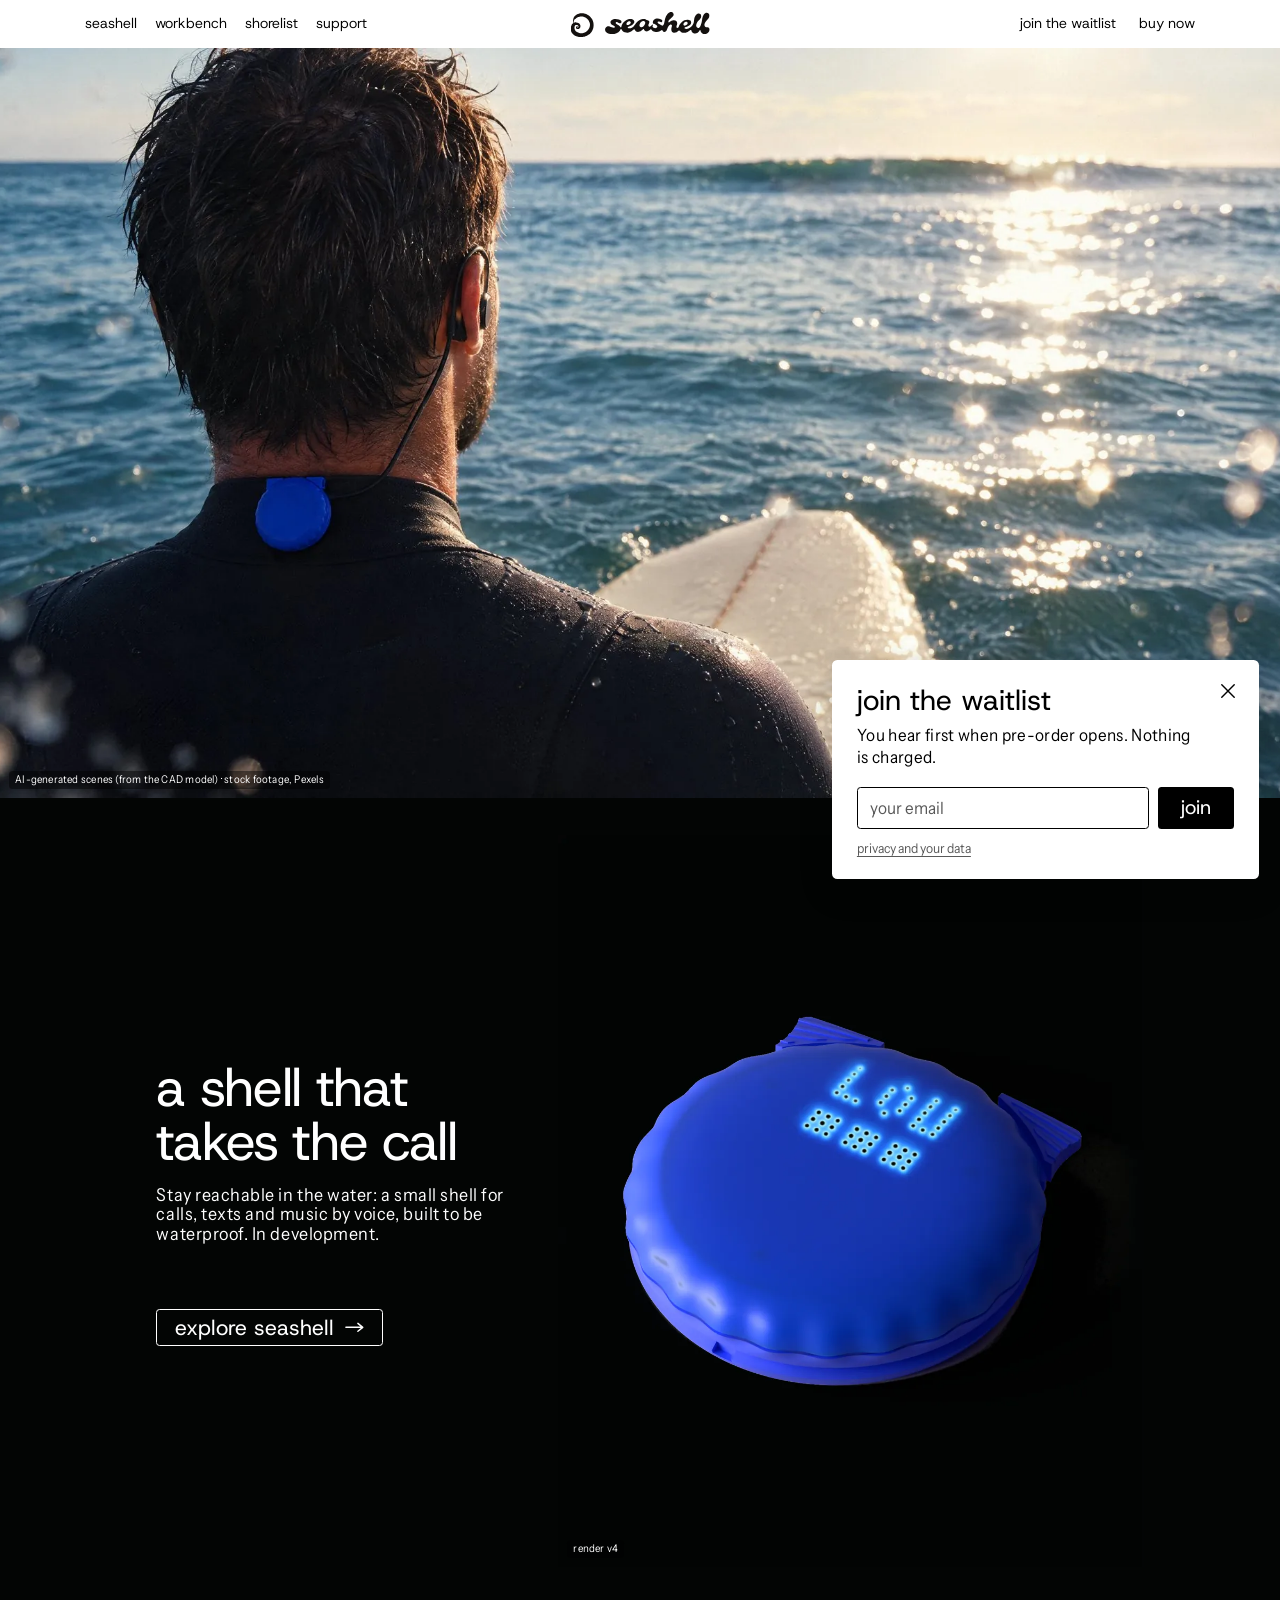
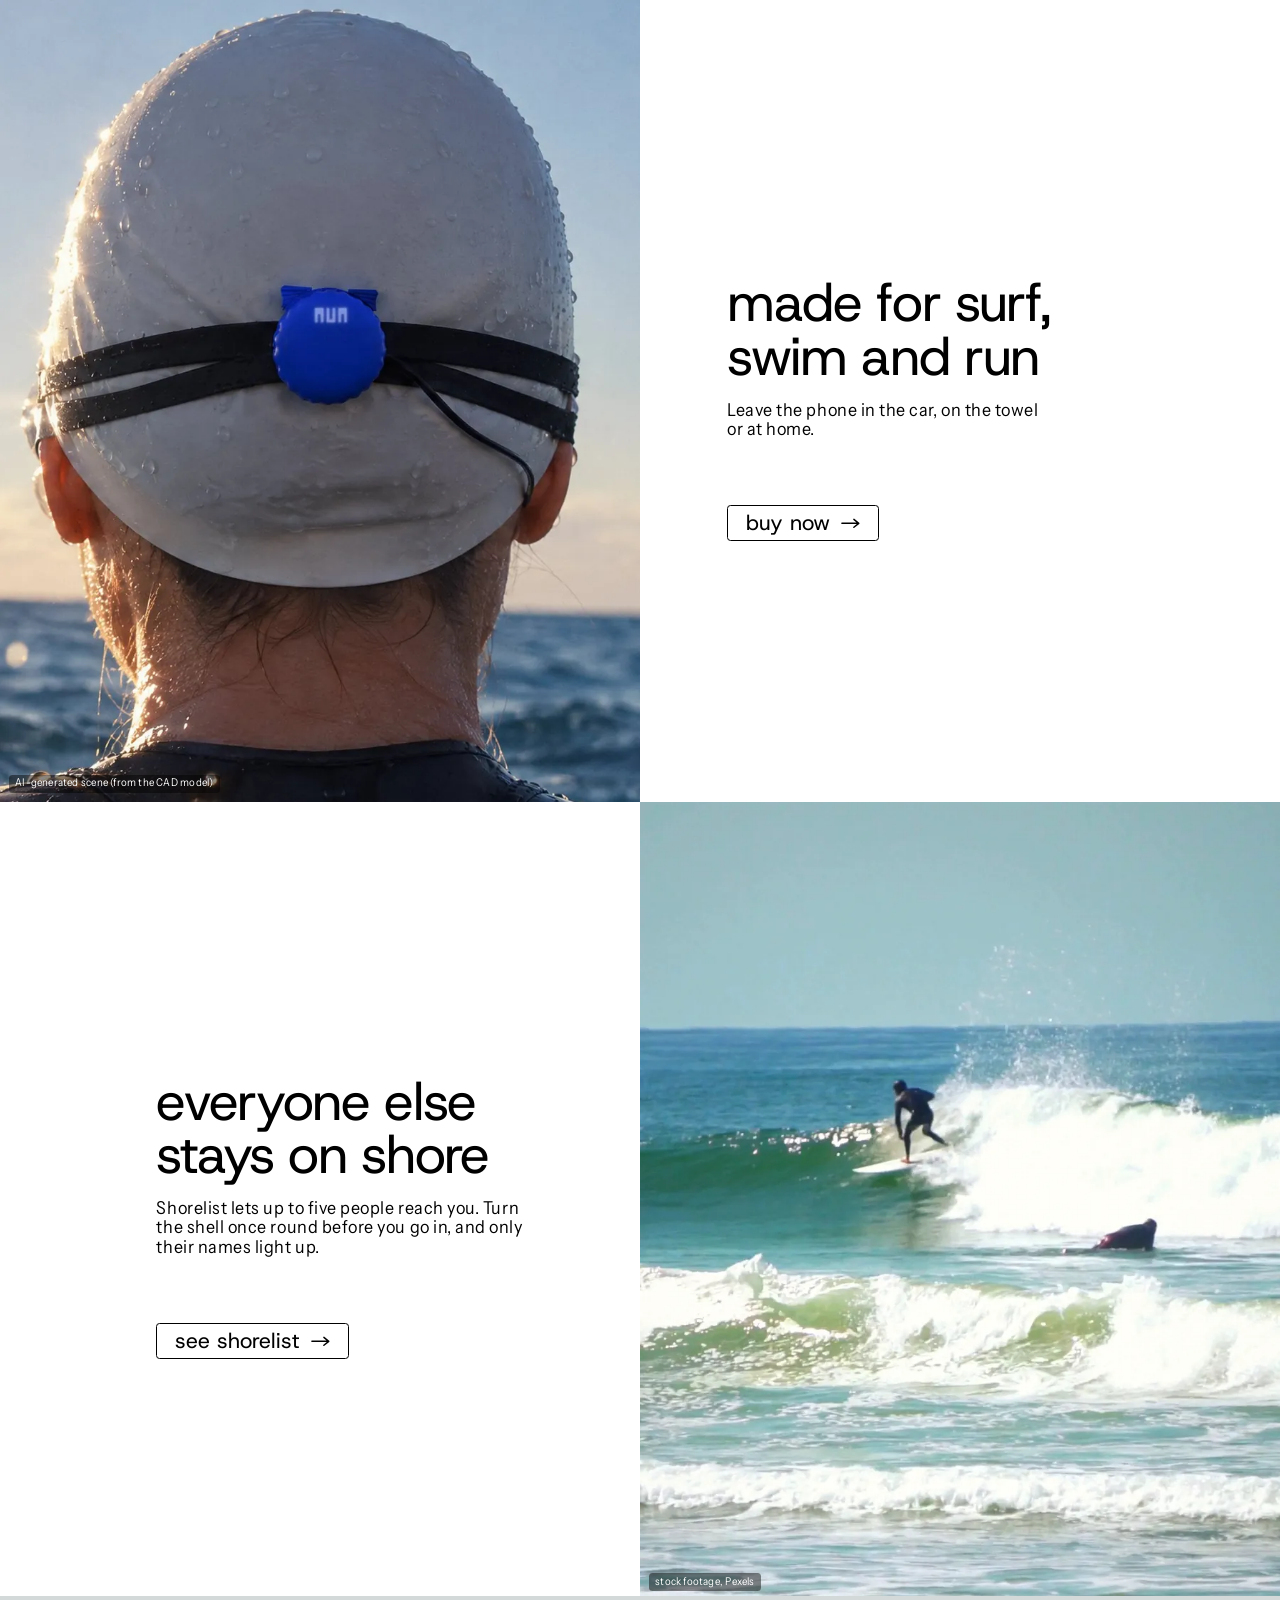
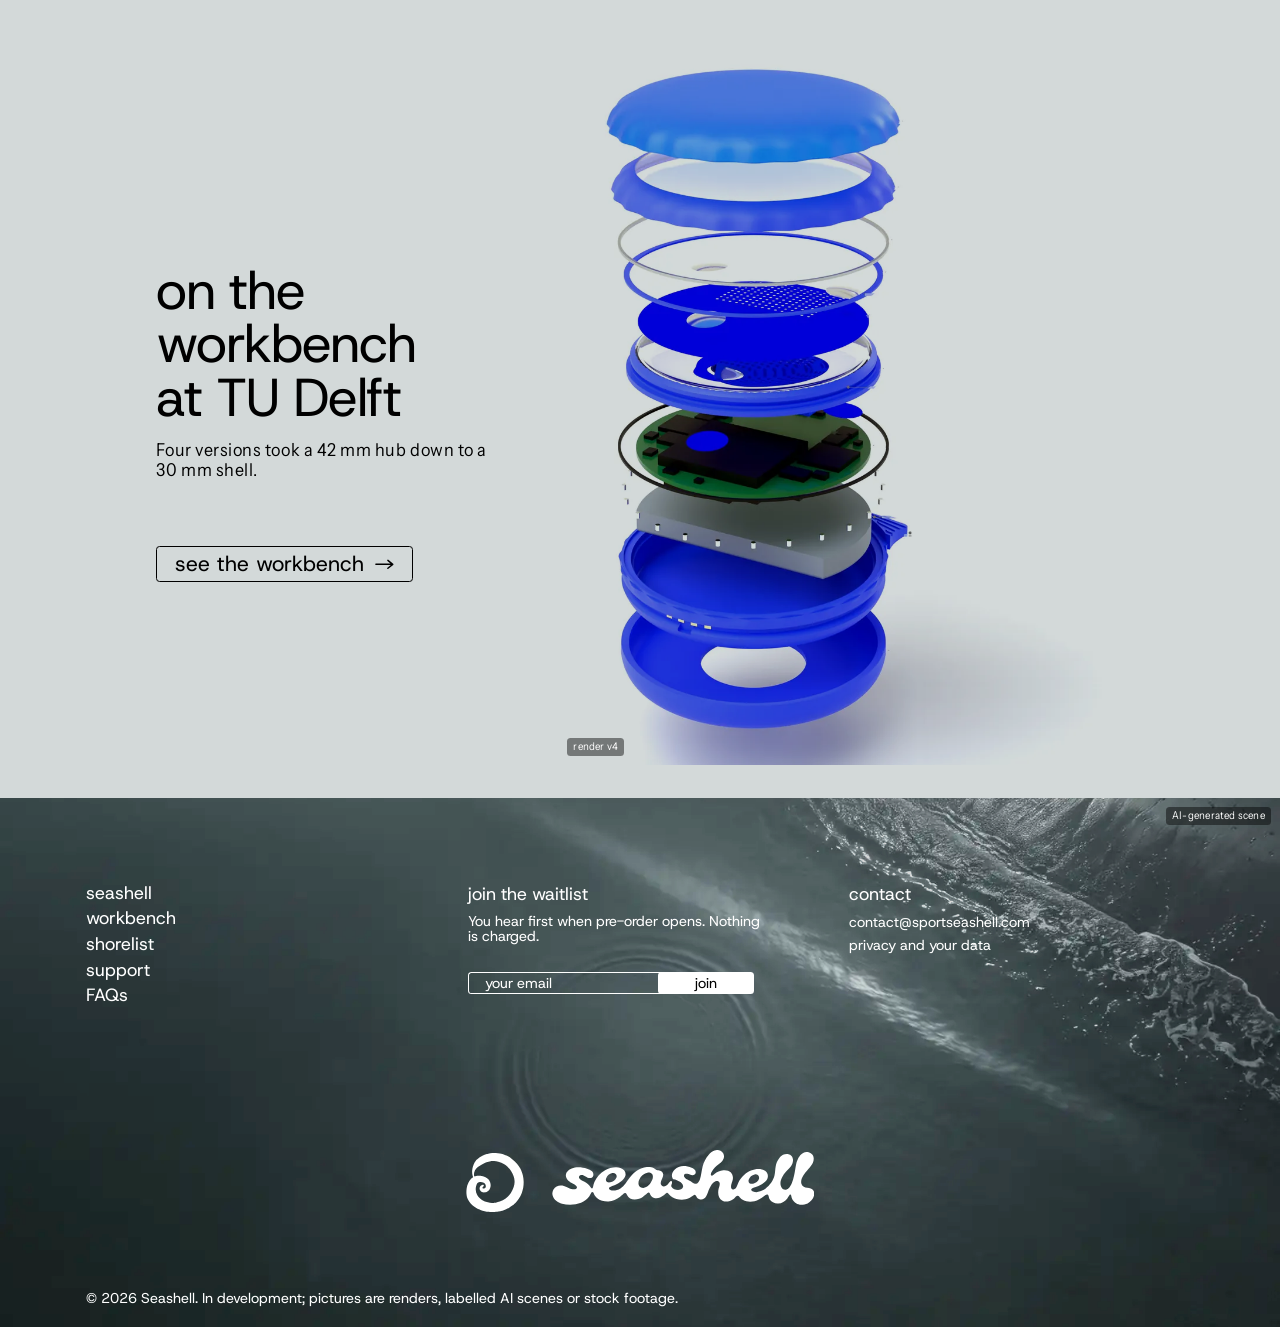
<file: index.html>
<!doctype html>
<html lang="en">
<head>
<meta charset="utf-8">
<meta name="viewport" content="width=device-width, initial-scale=1">
<title>Seashell, a shell that takes the call</title>
<meta name="description" content="A 30 mm shell with its own connection: calls from the people you name, a help call that rings the contact you chose, music. Made for surf, swim and run. In development at TU Delft.">
<meta property="og:type" content="website">
<meta property="og:site_name" content="Seashell">
<meta property="og:url" content="http://sportseashell.com/">
<meta property="og:title" content="Seashell, a shell that takes the call">
<meta property="og:description" content="A 30 mm shell with its own connection: calls from the people you name, a help call that rings the contact you chose, music. Made for surf, swim and run. In development at TU Delft.">
<meta property="og:image" content="http://sportseashell.com/img/og.jpg">
<meta property="og:image:width" content="1200">
<meta property="og:image:height" content="630">
<meta property="og:image:alt" content="A surfer from behind, the Seashell on his wetsuit collar with NOOR lit in its dots (AI-generated scene from our CAD model)">
<meta name="twitter:card" content="summary_large_image">
<link rel="icon" href="brand/favicon.ico" sizes="16x16 32x32 48x48">
<link rel="icon" href="brand/favicon.svg" type="image/svg+xml">
<link rel="apple-touch-icon" href="brand/apple-touch-180.png">
<link rel="preconnect" href="https://fonts.googleapis.com">
<link rel="preconnect" href="https://fonts.gstatic.com" crossorigin>
<link rel="stylesheet" href="https://fonts.googleapis.com/css2?family=Host+Grotesk:wght@300..800&family=Instrument+Sans:ital,wdth,wght@0,75..100,400..700&display=swap">
<link rel="stylesheet" href="css/site.css">
<link rel="stylesheet" href="css/pages.css">
<script src="js/config.js"></script>
<script src="js/store.js"></script>
</head>
<body data-view="home">
<div class="veil" aria-hidden="true"></div>
<a class="skip" href="#main">Skip to content</a>
<header class="hd">
  <nav class="nav" aria-label="Site">
    <a href="seashell.html" >seashell</a>
    <a href="workbench.html" >workbench</a>
    <a href="shorelist.html" >shorelist</a>
    <a href="support.html" >support</a>
  </nav>
  <a class="logo" href="index.html" aria-label="Seashell, home"><img src="brand/lockup.svg" alt="" width="156" height="28"></a>
  <a class="join" href="#waitlist" data-buy="join">join the waitlist</a>
  <a class="buy" href="#waitlist" data-buy="nav">buy now</a>
</header>
<div class="mh">
  <div class="mbar" aria-live="polite"><span>designed in Delft</span><span hidden>waitlist only, nothing charged</span></div>
  <div class="mhead">
    <button class="burger" type="button" aria-label="menu" aria-expanded="false" aria-controls="menu">
      <svg viewBox="0 0 24 18" aria-hidden="true"><path d="M1 1h22M1 9h22M1 17h22" stroke="currentColor" stroke-width="1.6" stroke-linecap="round"/></svg>
    </button>
    <a class="logo" href="index.html" aria-label="Seashell, home"><img src="brand/lockup.svg" alt="" width="156" height="28"></a>
    <a class="join" href="#waitlist" data-buy="join">join</a>
    <a class="buy" href="#waitlist" data-buy="nav">buy</a>
  </div>
</div>
<main id="main" class="site">
<section class="sec" id="hero" style="--sh:898; --mh:728">
  <h1 class="sr">Seashell, a shell that takes the call</h1>
  <div class="hero-poster" data-film="hero">
    <img class="only-d" src="img/home-hero.webp" alt="A surfer from behind in the sea, the shell on his wetsuit collar" width="1920" height="1080" fetchpriority="high">
    <img class="only-m" src="img/home-hero-m.webp" alt="The same surfer, upright" width="720" height="1280">
    <video class="hero-film" data-hero autoplay muted loop playsinline preload="auto" aria-label="Silent film, 14 seconds: NOOR, MUM and JO light up on the shells of a surfer, a swimmer and a runner; one press answers each call; the surfer rides his wave and the swimmer swims on. Everyone else stays on shore.">
      <source src="media/hero-loop-m.mp4" type="video/mp4" media="(max-width: 989px)">
      <source src="media/hero-loop.mp4" type="video/mp4">
    </video>
    <span class="lab">AI-generated scenes (from the CAD model) · stock footage, Pexels</span>
  </div>
</section>

<section class="sec door dark" id="door-1" style="--sh:902; --mh:724">
  <div class="a noh copy" style="--x:176; --y:296; --w:430; --hw:424; --pw:429">
    <h2 class="h60 m40">a shell that takes the call</h2>
    <p class="b20">Stay reachable in the water: a small shell for calls, texts and music by voice, built to be waterproof. In development.</p>
    <a class="cta" href="seashell.html">explore seashell <svg class="arw" viewBox="0 0 22 12" aria-hidden="true"><path d="M1 6h18.5M14.5 1.5 20 6l-5.5 4.5" fill="none" stroke="currentColor" stroke-width="1.6" stroke-linecap="round" stroke-linejoin="round"/></svg></a>
  </div>
  <div class="a pic-side" style="--x:628; --y:41; --w:659; --h:824">
    <img src="img/home-door1.webp" alt="The shell from three quarters, a name lit in its hidden dots" width="1100" height="1375" loading="lazy">
    <span class="lab">render v4</span>
  </div>
</section>

<section class="sec door" id="door-2" style="--sh:902; --mh:868">
  <div class="a noh copy" style="--x:818; --y:311; --w:372; --hw:372; --pw:372">
    <h2 class="h60">made for surf, swim and run</h2>
    <p class="b20">Leave the phone in the car, on the towel or at home.</p>
    <a class="cta only-d" href="#waitlist" data-buy="door-2">buy now <svg class="arw" viewBox="0 0 22 12" aria-hidden="true"><path d="M1 6h18.5M14.5 1.5 20 6l-5.5 4.5" fill="none" stroke="currentColor" stroke-width="1.6" stroke-linecap="round" stroke-linejoin="round"/></svg></a>
  </div>
  <div class="a pic-side" style="--x:0; --y:0; --w:720; --h:902">
    <img class="only-d" src="img/home-door2.webp" alt="A swimmer from behind in the sea at sunrise, MUM on the shell on her goggle strap" width="900" height="1125" loading="lazy">
    <img class="only-m" src="img/home-door2-m.webp" alt="The same swimmer, cut upright" width="800" height="1509" loading="lazy">
    <span class="lab">AI-generated scene (from the CAD model)</span>
  </div>
  <a class="cta only-m cta-m" href="#waitlist" data-buy="door-2">buy now <svg class="arw" viewBox="0 0 22 12" aria-hidden="true"><path d="M1 6h18.5M14.5 1.5 20 6l-5.5 4.5" fill="none" stroke="currentColor" stroke-width="1.6" stroke-linecap="round" stroke-linejoin="round"/></svg></a>
</section>

<section class="sec door over centre" id="door-3" style="--sh:894; --mh:580">
  <div class="a noh copy" style="--x:176; --y:307; --w:503; --hw:503; --pw:429">
    <h2 class="h60"><span class="only-d">everyone else stays on shore</span><span class="only-m">shorelist</span></h2>
    <p class="b20"><span class="only-d">Shorelist lets up to five people reach you. Turn the shell once round before you go in, and only their names light up.</span><span class="only-m">Name up to five people. Only they get through; everyone else stays on shore.</span></p>
    <a class="cta" href="shorelist.html">see shorelist <svg class="arw" viewBox="0 0 22 12" aria-hidden="true"><path d="M1 6h18.5M14.5 1.5 20 6l-5.5 4.5" fill="none" stroke="currentColor" stroke-width="1.6" stroke-linecap="round" stroke-linejoin="round"/></svg></a>
  </div>
  <div class="a pic-side" style="--x:720; --y:-2; --w:720; --h:900">
    <img class="only-d" src="img/home-door3.webp" alt="A surfer rides a small clean wave, far out" width="1000" height="1250" loading="lazy">
    <img class="only-m" src="img/home-door3-m.webp" alt="A surfer on a small clean wave" width="900" height="675" loading="lazy">
    <span class="lab">stock footage, Pexels</span>
  </div>
</section>

<section class="sec door grey" id="door-4" style="--sh:902; --mh:652">
  <div class="a noh copy" style="--x:176; --y:301; --w:432; --hw:432; --pw:372">
    <h2 class="h60 m40"><span class="only-d">on the workbench at TU Delft</span><span class="only-m">made at TU Delft</span></h2>
    <p class="b20 only-d">Four versions took a 42 mm hub down to a 30 mm shell.</p>
    <a class="cta" href="workbench.html"><span class="only-d">see the workbench</span><span class="only-m">look inside</span> <svg class="arw" viewBox="0 0 22 12" aria-hidden="true"><path d="M1 6h18.5M14.5 1.5 20 6l-5.5 4.5" fill="none" stroke="currentColor" stroke-width="1.6" stroke-linecap="round" stroke-linejoin="round"/></svg></a>
  </div>
  <div class="a pic-side" style="--x:628; --y:41; --w:659; --h:824">
    <img class="only-d" src="img/home-door4.webp" alt="The shell taken apart: cap, window, board, cell and body in a column" width="1000" height="1250" loading="lazy">
    <img class="only-m" src="img/home-door4-m.webp" alt="The shell taken apart, upright" width="700" height="1244" loading="lazy">
    <span class="lab">render v4</span>
  </div>
</section>
</main>
<footer class="ft ">
  <img class="bg" src="img/footer.webp" alt="" loading="lazy" width="1600" height="1067">
  <div class="shade"></div>
  <span class="lab top right">AI-generated scene</span>
  <nav class="links" aria-label="Footer">
    <a href="seashell.html">seashell</a>
    <a href="workbench.html">workbench</a>
    <a href="shorelist.html">shorelist</a>
    <a href="support.html">support</a>
    <a href="faqs.html">FAQs</a>
  </nav>
  <div class="col2">
    <h2>join the waitlist</h2>
    <p class="line">You hear first when pre-order opens. Nothing is charged.</p>
    <form class="ft-form" method="post" novalidate>
      <label class="sr" for="ft-email">your email</label>
      <input id="ft-email" name="email" type="email" autocomplete="email" inputmode="email" placeholder="your email" required>
      <p class="hp" aria-hidden="true"><label for="ft-website">Leave this empty</label><input id="ft-website" name="website" type="text" tabindex="-1" autocomplete="off"></p>
      <button type="submit">join</button>
    </form>
    <p class="msg" role="status" aria-live="polite"></p>
  </div>
  <div class="col3">
    <h2>contact</h2>
    <div class="legal">
      <a class="only-d" href="mailto:contact@sportseashell.com">contact@sportseashell.com</a>
      <a href="#yourdata" data-yourdata>privacy and your data</a>
    </div>
  </div>
  <a class="lock" href="index.html" aria-label="Seashell, home"><img src="brand/lockup-white.svg" alt="" width="391" height="70" loading="lazy"></a>
  <small>© 2026 Seashell. In development; pictures are renders, labelled AI scenes or stock footage.</small>
</footer>
<div class="menu" id="menu" role="dialog" aria-modal="true" aria-label="menu" hidden>
  <div class="back" data-menu-close></div>
  <div class="panel">
    <button class="close" type="button" aria-label="close" data-menu-close>
      <svg viewBox="0 0 22 22" aria-hidden="true"><path d="M2 2l18 18M20 2L2 20" stroke="currentColor" stroke-width="1.5" stroke-linecap="round"/></svg>
    </button>
    <ul>
      <li><a href="seashell.html">seashell</a></li>
      <li><a href="workbench.html">workbench</a></li>
      <li><a href="shorelist.html">shorelist</a></li>
      <li><a href="journal/index.html">journal</a></li>
      <li><a href="support.html">support</a></li>
      <li><a href="#waitlist" data-buy="menu">join the waitlist</a></li>
    </ul>
  </div>
</div>
<dialog class="box" id="waitlist" aria-labelledby="soon-title">
  <div class="in">
    <div class="top">
      <h2 class="h32" id="soon-title">join the waitlist</h2>
      <button class="x" type="button" data-close aria-label="close"><svg viewBox="0 0 18 18" aria-hidden="true"><path d="M2 2l14 14M16 2L2 16" stroke="currentColor" stroke-width="1.6" stroke-linecap="round"/></svg></button>
    </div>
    <p class="lead b18">You hear first when pre-order opens. Nothing is charged.</p>
    <form id="waitlist-form" method="post" novalidate>
      <label class="sr" for="email">your email</label>
      <div class="row">
        <input class="field" id="email" name="email" type="email" autocomplete="email" inputmode="email" required aria-describedby="waitlist-msg" placeholder="your email">
        <button class="btn-buy" type="submit">join</button>
      </div>
      <p class="hp" aria-hidden="true"><label for="website">Leave this empty</label><input id="website" name="website" type="text" tabindex="-1" autocomplete="off"></p>
      <p class="msg" id="waitlist-msg" role="status" aria-live="polite"></p>
    </form>
    <noscript><p class="b16">The waitlist form needs JavaScript. Turn it on and reload this page to join.</p></noscript>
    <p class="pv"><a href="#yourdata" data-yourdata>privacy and your data</a></p>
    <div class="done">
      <h3 class="h24" tabindex="-1">You're on the list.</h3>
      <p class="b18">We write when pre-order opens. Until then, nothing.</p>
    </div>
  </div>
</dialog>
<dialog class="box" id="yourdata" aria-labelledby="yd-title">
  <div class="in">
    <div class="top">
      <h2 class="h32" id="yd-title">your data</h2>
      <button class="x" type="button" data-close aria-label="close"><svg viewBox="0 0 18 18" aria-hidden="true"><path d="M2 2l14 14M16 2L2 16" stroke="currentColor" stroke-width="1.6" stroke-linecap="round"/></svg></button>
    </div>
    <p class="b18">Pau Adell and William Roskaer (Seashell, TU Delft) store your email, the time, your browser and the page you came from, only to send launch news. Nothing is charged or sold.</p>
    <p class="b18">To see or delete your data, write to <a href="mailto:contact@sportseashell.com">contact@sportseashell.com</a>.</p>
    <p class="consent">Page views, how far you scroll, how long the page stays open, your clicks on the sport tabs and the waitlist, and whether the email box had text when you closed it, are counted without your name and without cookies, in our database (Supabase): the page, the link you came from and its campaign tags, your browser, its language and window size, and a random number for this visit. The fonts load from Google Fonts.</p>
  </div>
</dialog>
<a class="float-join" href="#waitlist" data-buy="float" hidden>join the waitlist</a>
<aside class="sheet" id="sheet" hidden aria-label="join the waitlist">
  <div class="in">
    <button class="x" type="button" data-sheet-close aria-label="close"><svg viewBox="0 0 18 18" aria-hidden="true"><path d="M2 2l14 14M16 2L2 16" stroke="currentColor" stroke-width="1.6" stroke-linecap="round"/></svg></button>
    <p class="t">join the waitlist</p>
    <p class="s">You hear first when pre-order opens. Nothing is charged.</p>
    <form class="sheet-form" method="post" novalidate><label class="sr" for="sheet-email">your email</label><input id="sheet-email" name="email" type="email" autocomplete="email" inputmode="email" placeholder="your email" required aria-describedby="sheet-msg"><p class="hp" aria-hidden="true"><label for="sheet-website">Leave this empty</label><input id="sheet-website" name="website" type="text" tabindex="-1" autocomplete="off"></p><button type="submit" class="btn-buy">join</button></form>
    <p class="msg" id="sheet-msg" role="status" aria-live="polite"></p>
    <p class="pv"><a href="#yourdata" data-yourdata>privacy and your data</a></p>
  </div>
</aside>
<script src="js/main.js"></script>
</body>
</html>
</file>
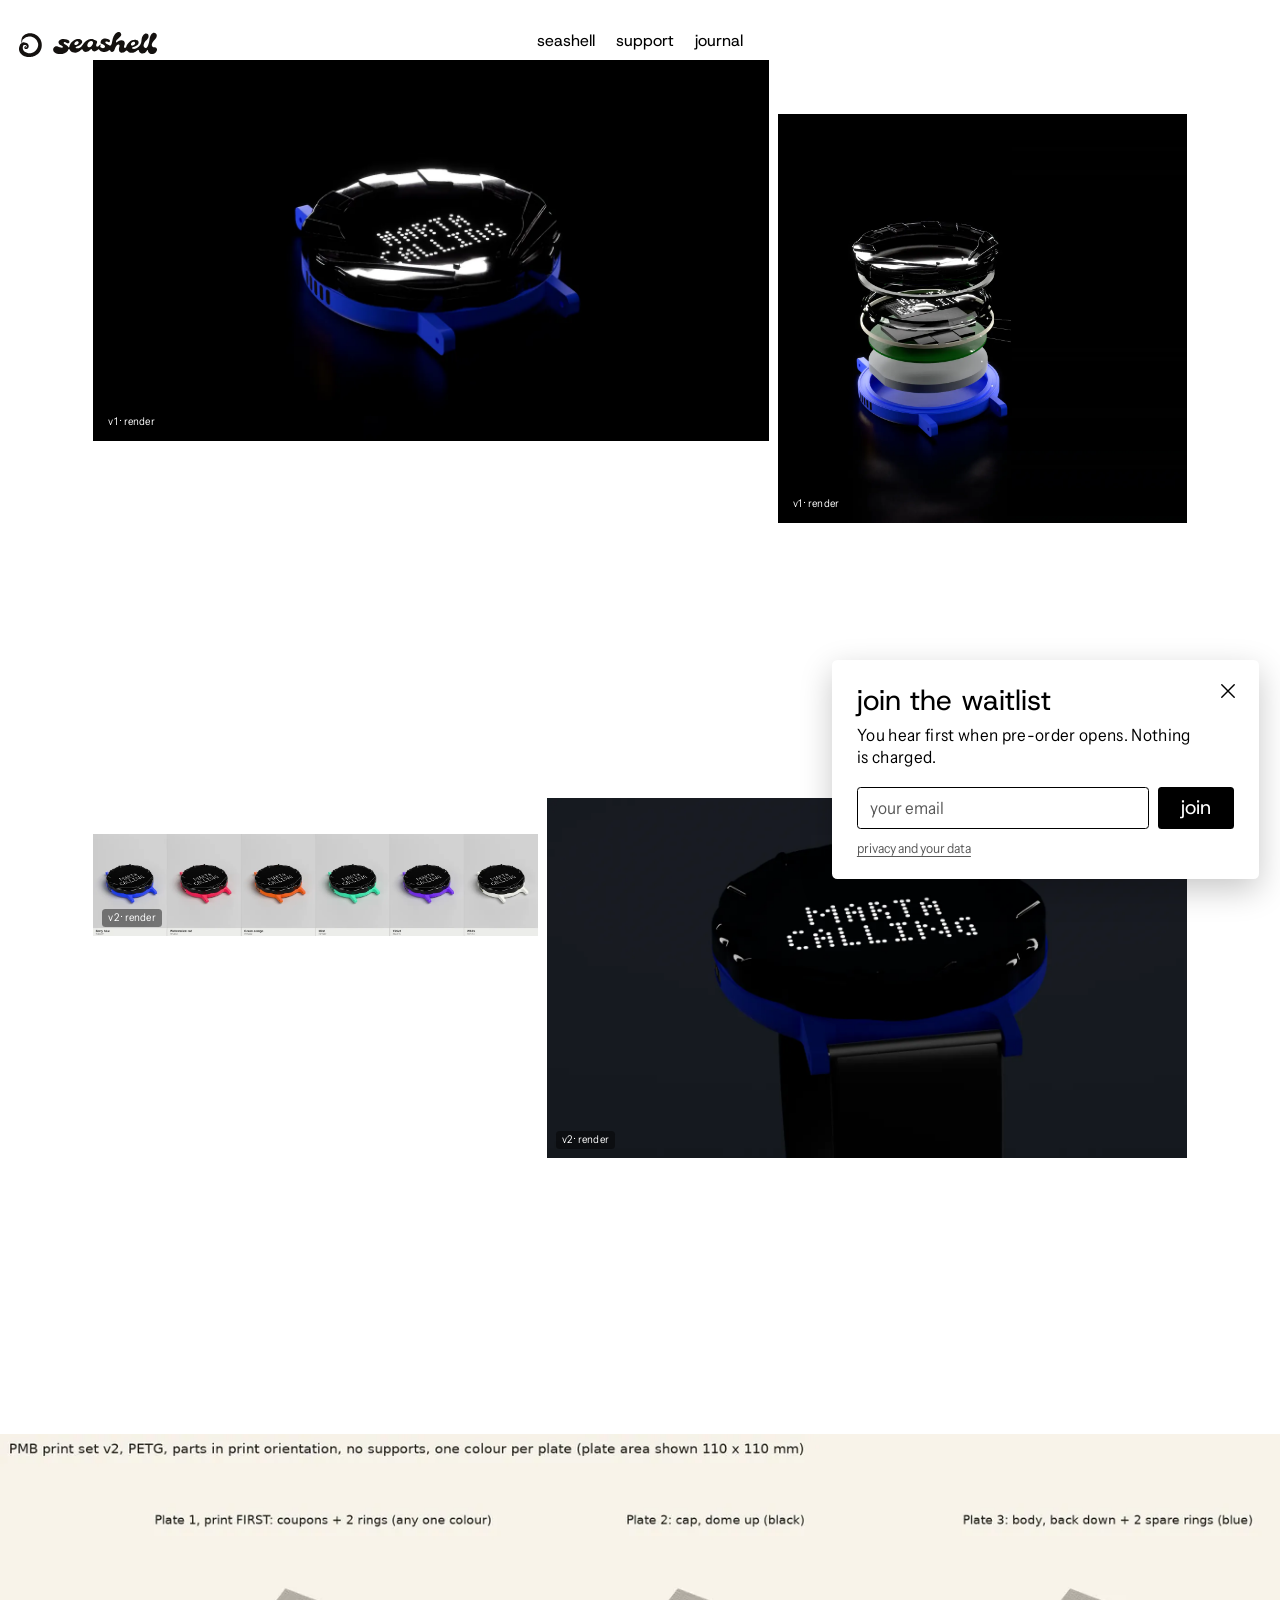
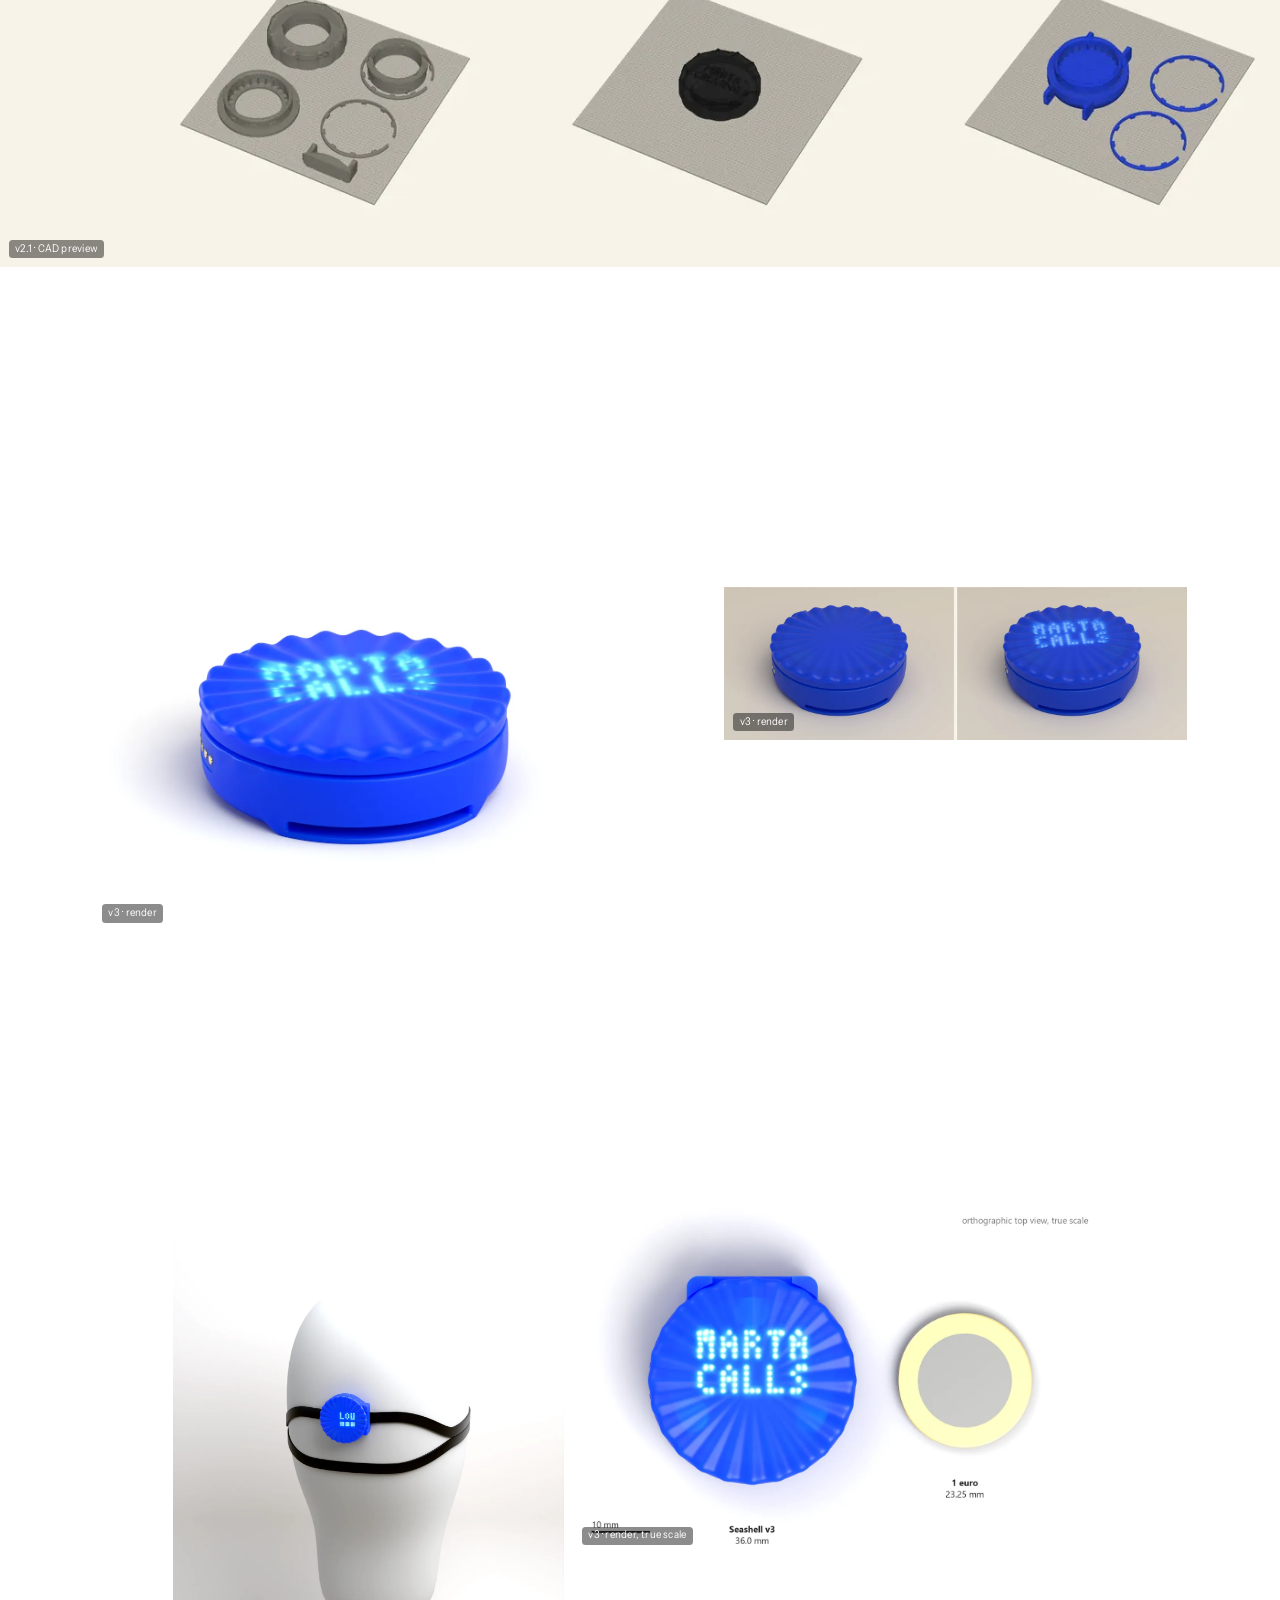
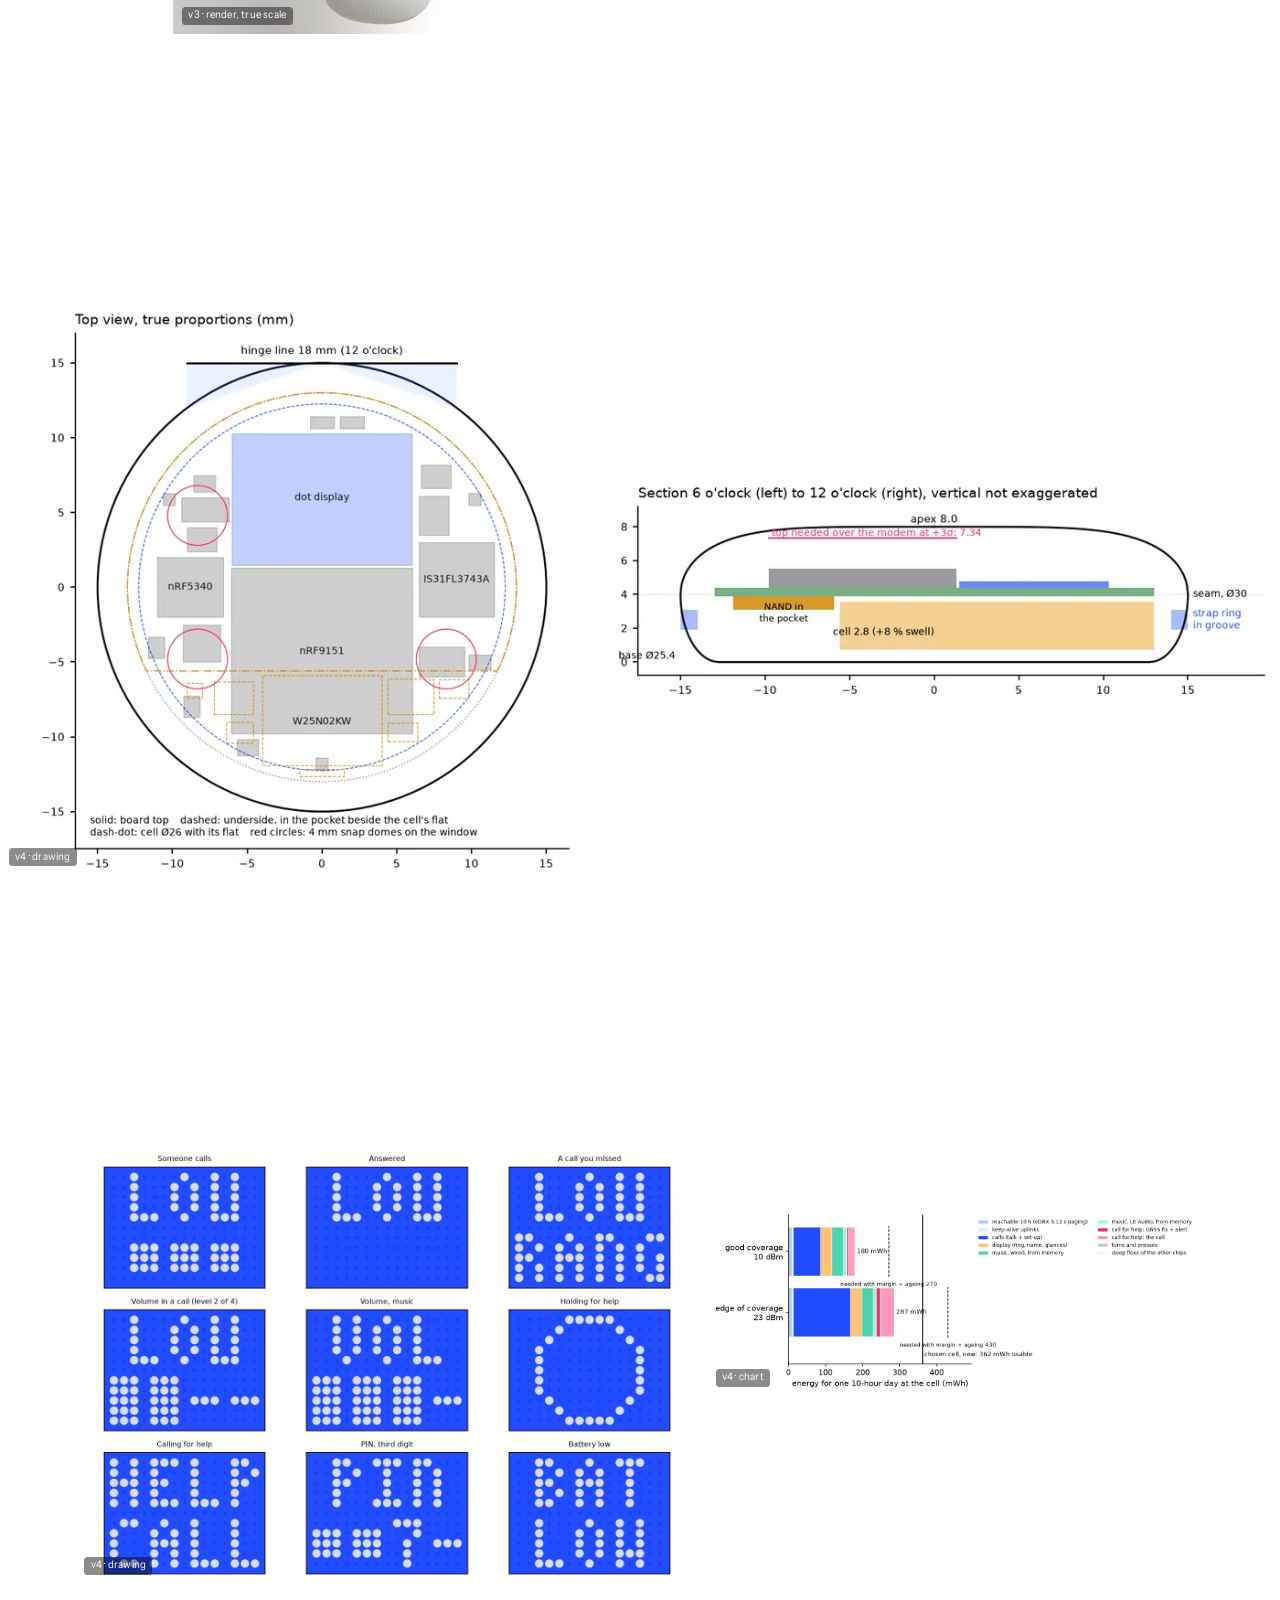
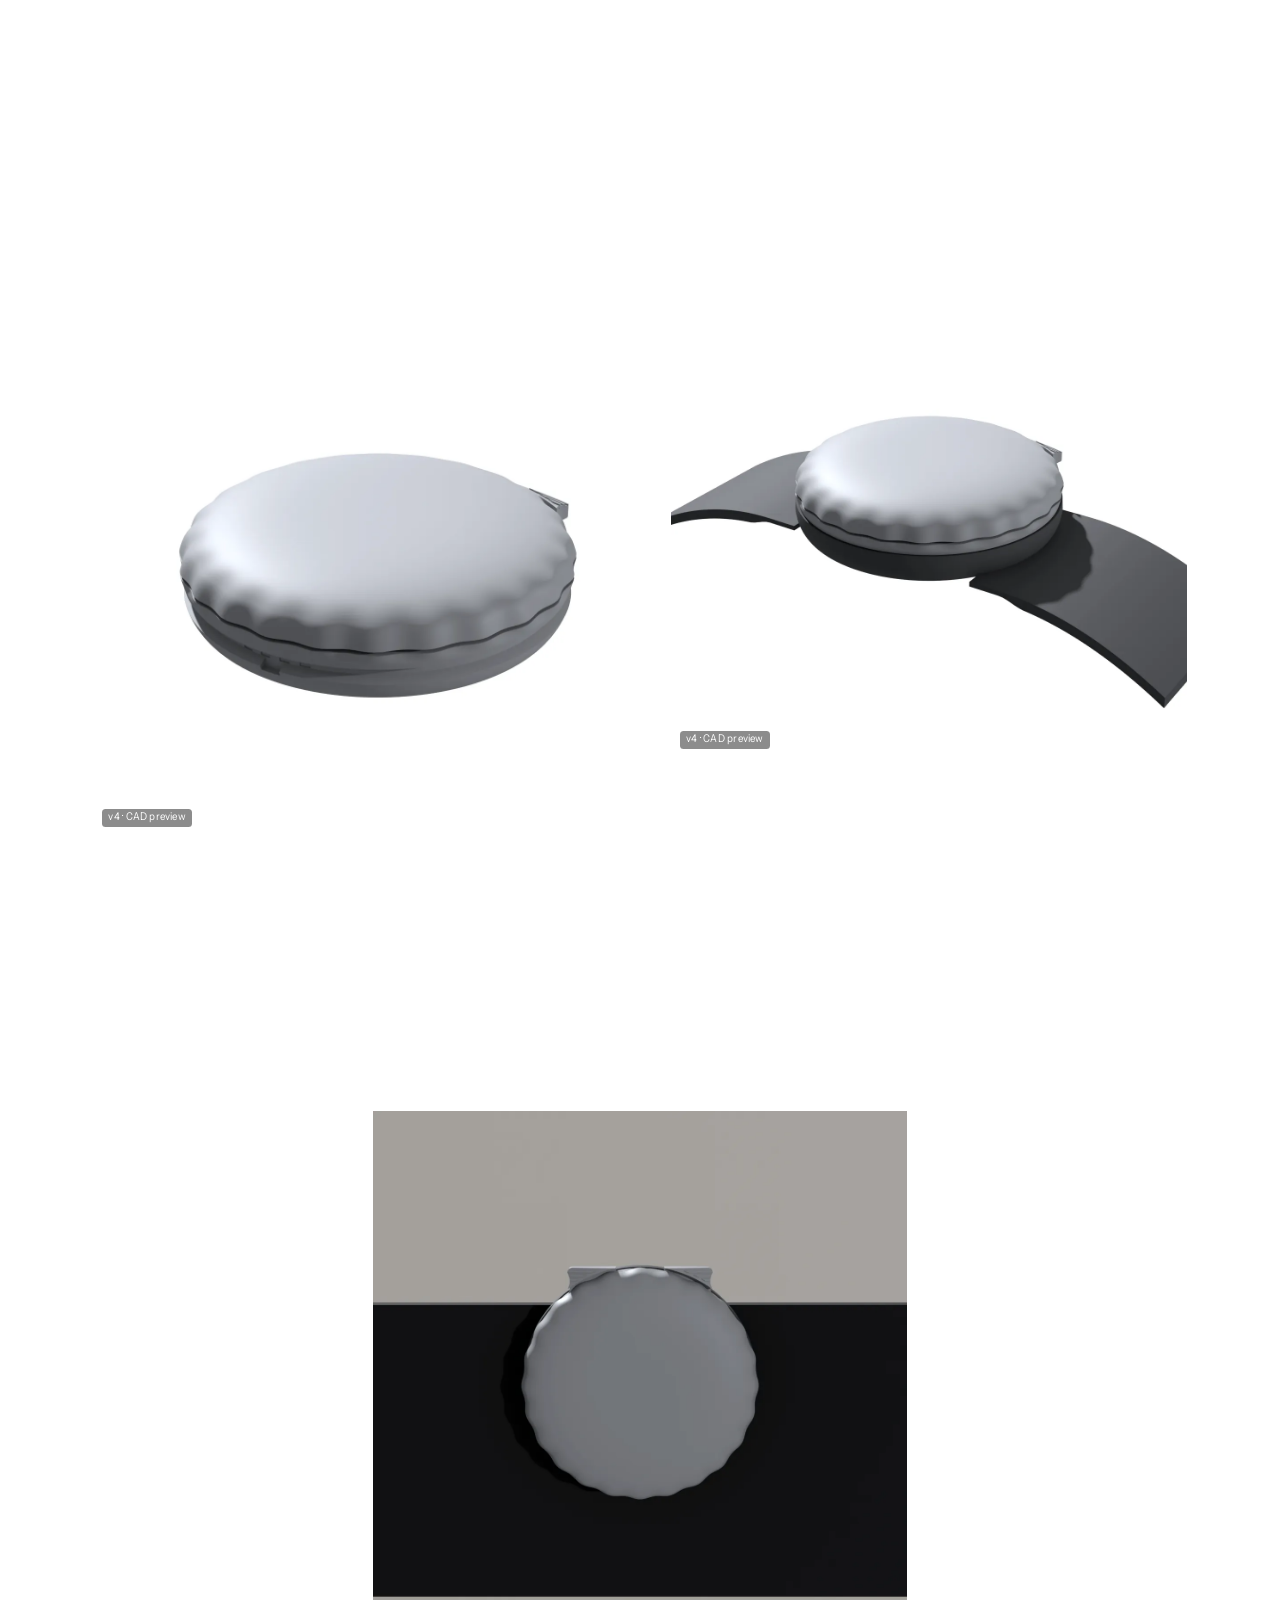
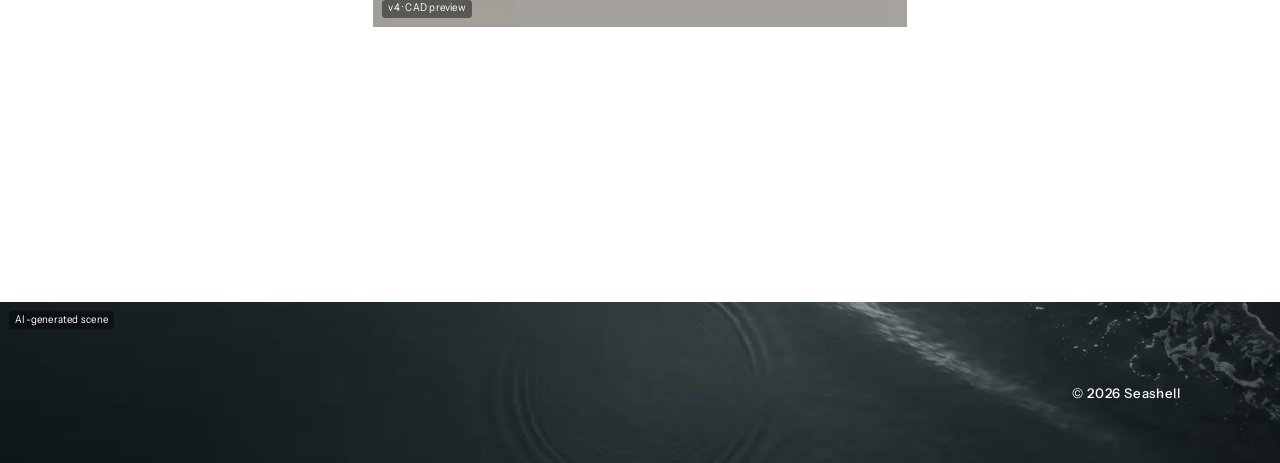
<file: evolution.html>
<!doctype html>
<html lang="en">
<head>
<meta charset="utf-8">
<meta name="viewport" content="width=device-width, initial-scale=1">
<title>Seashell, evolution</title>
<meta name="description" content="From a 42 mm hub to a 30 mm shell: four versions, renders, drawings and the print set, oldest first.">
<meta property="og:type" content="website">
<meta property="og:site_name" content="Seashell">
<meta property="og:url" content="http://sportseashell.com/evolution.html">
<meta property="og:title" content="Seashell, evolution">
<meta property="og:description" content="From a 42 mm hub to a 30 mm shell: four versions, renders, drawings and the print set, oldest first.">
<meta property="og:image" content="http://sportseashell.com/img/og.jpg">
<meta property="og:image:width" content="1200">
<meta property="og:image:height" content="630">
<meta property="og:image:alt" content="A surfer from behind, the Seashell on his wetsuit collar with NOOR lit in its dots (AI-generated scene from our CAD model)">
<meta name="twitter:card" content="summary_large_image">
<link rel="icon" href="brand/favicon.ico" sizes="16x16 32x32 48x48">
<link rel="icon" href="brand/favicon.svg" type="image/svg+xml">
<link rel="apple-touch-icon" href="brand/apple-touch-180.png">
<link rel="preconnect" href="https://fonts.googleapis.com">
<link rel="preconnect" href="https://fonts.gstatic.com" crossorigin>
<link rel="stylesheet" href="https://fonts.googleapis.com/css2?family=Host+Grotesk:wght@300..800&family=Instrument+Sans:ital,wdth,wght@0,75..100,400..700&display=swap">
<link rel="stylesheet" href="css/site.css">
<link rel="stylesheet" href="css/pages.css">
<script src="js/config.js"></script>
<script src="js/store.js"></script>
</head>
<body data-view="evolution">
<div class="veil" aria-hidden="true"></div>
<a class="skip" href="#main">Skip to content</a>
<header class="bh" id="bh">
  <button class="burger" type="button" aria-label="menu" aria-expanded="false" aria-controls="menu">
    <svg viewBox="0 0 24 18" aria-hidden="true"><path d="M1 1h22M1 9h22M1 17h22" stroke="currentColor" stroke-width="1.6" stroke-linecap="round"/></svg>
  </button>
  <a class="logo" href="index.html" aria-label="Seashell, home"><img src="brand/lockup.svg" alt="" width="156" height="28"></a>
  <nav aria-label="Site">
    <a href="seashell.html">seashell</a>
    <a href="support.html">support</a>
    <a href="journal/index.html">journal</a>
  </nav>
  <a class="buy" href="#waitlist" data-buy="nav">buy</a>
</header>
<main id="main" class="site">
<section class="sec auto canvas" id="canvas" style="--sh:7472; --mh:2992">
  <h1 class="sr">Seashell evolution: from a 42 mm hub to a 30 mm shell</h1>
  <div class="row"><figure style="width:76rem"><img src="img/e01.webp" alt="v1: the 42 mm hub from three quarters, dark, a name lit (render, 28 Oct 2026)" width="1400" height="788" loading="lazy"><span class="lab">v1 · render</span></figure><figure class="no-m" style="width:46rem; margin-top:6rem"><img src="img/e02.webp" alt="v1: the parts inside, x-ray style (render)" width="1400" height="788" loading="lazy"><span class="lab">v1 · render</span></figure></div>
  <div class="row"><figure class="no-m" style="width:50rem; margin-top:4rem"><img src="img/e04.webp" alt="v2: six colourways in one row (render)" width="1400" height="788" loading="lazy"><span class="lab">v2 · render</span></figure><figure style="width:72rem"><img src="img/e03.webp" alt="v2: the hub from three quarters, a name lit (render)" width="1400" height="788" loading="lazy"><span class="lab">v2 · render</span></figure></div>
  <figure class="bleed"><img src="img/e05.webp" alt="v2.1: the print plates for the PMB lab, every part laid out (CAD preview)" width="1400" height="474" loading="lazy"><span class="lab">v2.1 · CAD preview</span></figure>
  <div class="row"><figure style="width:70rem"><img src="img/e07.webp" alt="v3: the 36 mm shell from three quarters, a name lit (render, 29 Oct 2026)" width="1400" height="788" loading="lazy"><span class="lab">v3 · render</span></figure><figure class="no-m" style="width:52rem; margin-top:5rem"><img src="img/e08.webp" alt="v3: the hidden display, off and on, in the studio (render)" width="1400" height="464" loading="lazy"><span class="lab">v3 · render</span></figure></div>
  <div class="row"><figure class="no-m" style="width:44rem; margin-top:4rem"><img src="img/e10.webp" alt="v3: on a goggle strap at the back of the head (render, true scale)" width="1400" height="1400" loading="lazy"><span class="lab">v3 · render, true scale</span></figure><figure style="width:60rem"><img src="img/e09.webp" alt="v3: the top next to a 1 euro coin (render, true scale)" width="1400" height="1400" loading="lazy"><span class="lab">v3 · render, true scale</span></figure></div>
  <figure class="bleed"><img src="img/e11.webp" alt="v4: the floor plan and section of the 30 mm shell (drawing, 29 Oct 2026)" width="1400" height="653" loading="lazy"><span class="lab">v4 · drawing</span></figure>
  <div class="row"><figure style="width:70rem"><img src="img/e12.webp" alt="v4: the device words, two lines of four in the dot window (drawing)" width="1350" height="990" loading="lazy"><span class="lab">v4 · drawing</span></figure><figure class="no-m" style="width:56rem; margin-top:7rem"><img src="img/e13.webp" alt="v4: the energy budget of a 10-hour day (chart)" width="1350" height="540" loading="lazy"><span class="lab">v4 · chart</span></figure></div>
  <div class="row"><figure style="width:64rem; margin-top:3rem"><img src="img/e14.webp" alt="v4: the shell from three quarters, clay (CAD preview)" width="1400" height="1050" loading="lazy"><span class="lab">v4 · CAD preview</span></figure><figure style="width:58rem"><img src="img/e15.webp" alt="v4: in the wrist cradle, clay (CAD preview)" width="1400" height="1050" loading="lazy"><span class="lab">v4 · CAD preview</span></figure></div>
  <div class="row"><figure style="width:60rem"><img src="img/e16.webp" alt="v4: the collar clip, clay (CAD preview)" width="1400" height="1050" loading="lazy"><span class="lab">v4 · CAD preview</span></figure></div>
</section>
</main>
<footer class="fs ">
  <img src="img/footer.webp" alt="" loading="lazy" width="1600" height="1067">
  <span class="lab top">AI-generated scene</span>
  <small>© 2026 Seashell</small>
</footer>
<div class="menu" id="menu" role="dialog" aria-modal="true" aria-label="menu" hidden>
  <div class="back" data-menu-close></div>
  <div class="panel">
    <button class="close" type="button" aria-label="close" data-menu-close>
      <svg viewBox="0 0 22 22" aria-hidden="true"><path d="M2 2l18 18M20 2L2 20" stroke="currentColor" stroke-width="1.5" stroke-linecap="round"/></svg>
    </button>
    <ul>
      <li><a href="seashell.html">seashell</a></li>
      <li><a href="workbench.html">workbench</a></li>
      <li><a href="shorelist.html">shorelist</a></li>
      <li><a href="journal/index.html">journal</a></li>
      <li><a href="support.html">support</a></li>
      <li><a href="#waitlist" data-buy="menu">join the waitlist</a></li>
    </ul>
  </div>
</div>
<dialog class="box" id="waitlist" aria-labelledby="soon-title">
  <div class="in">
    <div class="top">
      <h2 class="h32" id="soon-title">join the waitlist</h2>
      <button class="x" type="button" data-close aria-label="close"><svg viewBox="0 0 18 18" aria-hidden="true"><path d="M2 2l14 14M16 2L2 16" stroke="currentColor" stroke-width="1.6" stroke-linecap="round"/></svg></button>
    </div>
    <p class="lead b18">You hear first when pre-order opens. Nothing is charged.</p>
    <form id="waitlist-form" method="post" novalidate>
      <label class="sr" for="email">your email</label>
      <div class="row">
        <input class="field" id="email" name="email" type="email" autocomplete="email" inputmode="email" required aria-describedby="waitlist-msg" placeholder="your email">
        <button class="btn-buy" type="submit">join</button>
      </div>
      <p class="hp" aria-hidden="true"><label for="website">Leave this empty</label><input id="website" name="website" type="text" tabindex="-1" autocomplete="off"></p>
      <p class="msg" id="waitlist-msg" role="status" aria-live="polite"></p>
    </form>
    <noscript><p class="b16">The waitlist form needs JavaScript. Turn it on and reload this page to join.</p></noscript>
    <p class="pv"><a href="#yourdata" data-yourdata>privacy and your data</a></p>
    <div class="done">
      <h3 class="h24" tabindex="-1">You're on the list.</h3>
      <p class="b18">We write when pre-order opens. Until then, nothing.</p>
    </div>
  </div>
</dialog>
<dialog class="box" id="yourdata" aria-labelledby="yd-title">
  <div class="in">
    <div class="top">
      <h2 class="h32" id="yd-title">your data</h2>
      <button class="x" type="button" data-close aria-label="close"><svg viewBox="0 0 18 18" aria-hidden="true"><path d="M2 2l14 14M16 2L2 16" stroke="currentColor" stroke-width="1.6" stroke-linecap="round"/></svg></button>
    </div>
    <p class="b18">Pau Adell and William Roskaer (Seashell, TU Delft) store your email, the time, your browser and the page you came from, only to send launch news. Nothing is charged or sold.</p>
    <p class="b18">To see or delete your data, write to <a href="mailto:contact@sportseashell.com">contact@sportseashell.com</a>.</p>
    <p class="consent">Page views, how far you scroll, how long the page stays open, your clicks on the sport tabs and the waitlist, and whether the email box had text when you closed it, are counted without your name and without cookies, in our database (Supabase): the page, the link you came from and its campaign tags, your browser, its language and window size, and a random number for this visit. The fonts load from Google Fonts.</p>
  </div>
</dialog>
<a class="float-join" href="#waitlist" data-buy="float" hidden>join the waitlist</a>
<aside class="sheet" id="sheet" hidden aria-label="join the waitlist">
  <div class="in">
    <button class="x" type="button" data-sheet-close aria-label="close"><svg viewBox="0 0 18 18" aria-hidden="true"><path d="M2 2l14 14M16 2L2 16" stroke="currentColor" stroke-width="1.6" stroke-linecap="round"/></svg></button>
    <p class="t">join the waitlist</p>
    <p class="s">You hear first when pre-order opens. Nothing is charged.</p>
    <form class="sheet-form" method="post" novalidate><label class="sr" for="sheet-email">your email</label><input id="sheet-email" name="email" type="email" autocomplete="email" inputmode="email" placeholder="your email" required aria-describedby="sheet-msg"><p class="hp" aria-hidden="true"><label for="sheet-website">Leave this empty</label><input id="sheet-website" name="website" type="text" tabindex="-1" autocomplete="off"></p><button type="submit" class="btn-buy">join</button></form>
    <p class="msg" id="sheet-msg" role="status" aria-live="polite"></p>
    <p class="pv"><a href="#yourdata" data-yourdata>privacy and your data</a></p>
  </div>
</aside>
<script src="js/main.js"></script>
</body>
</html>
</file>
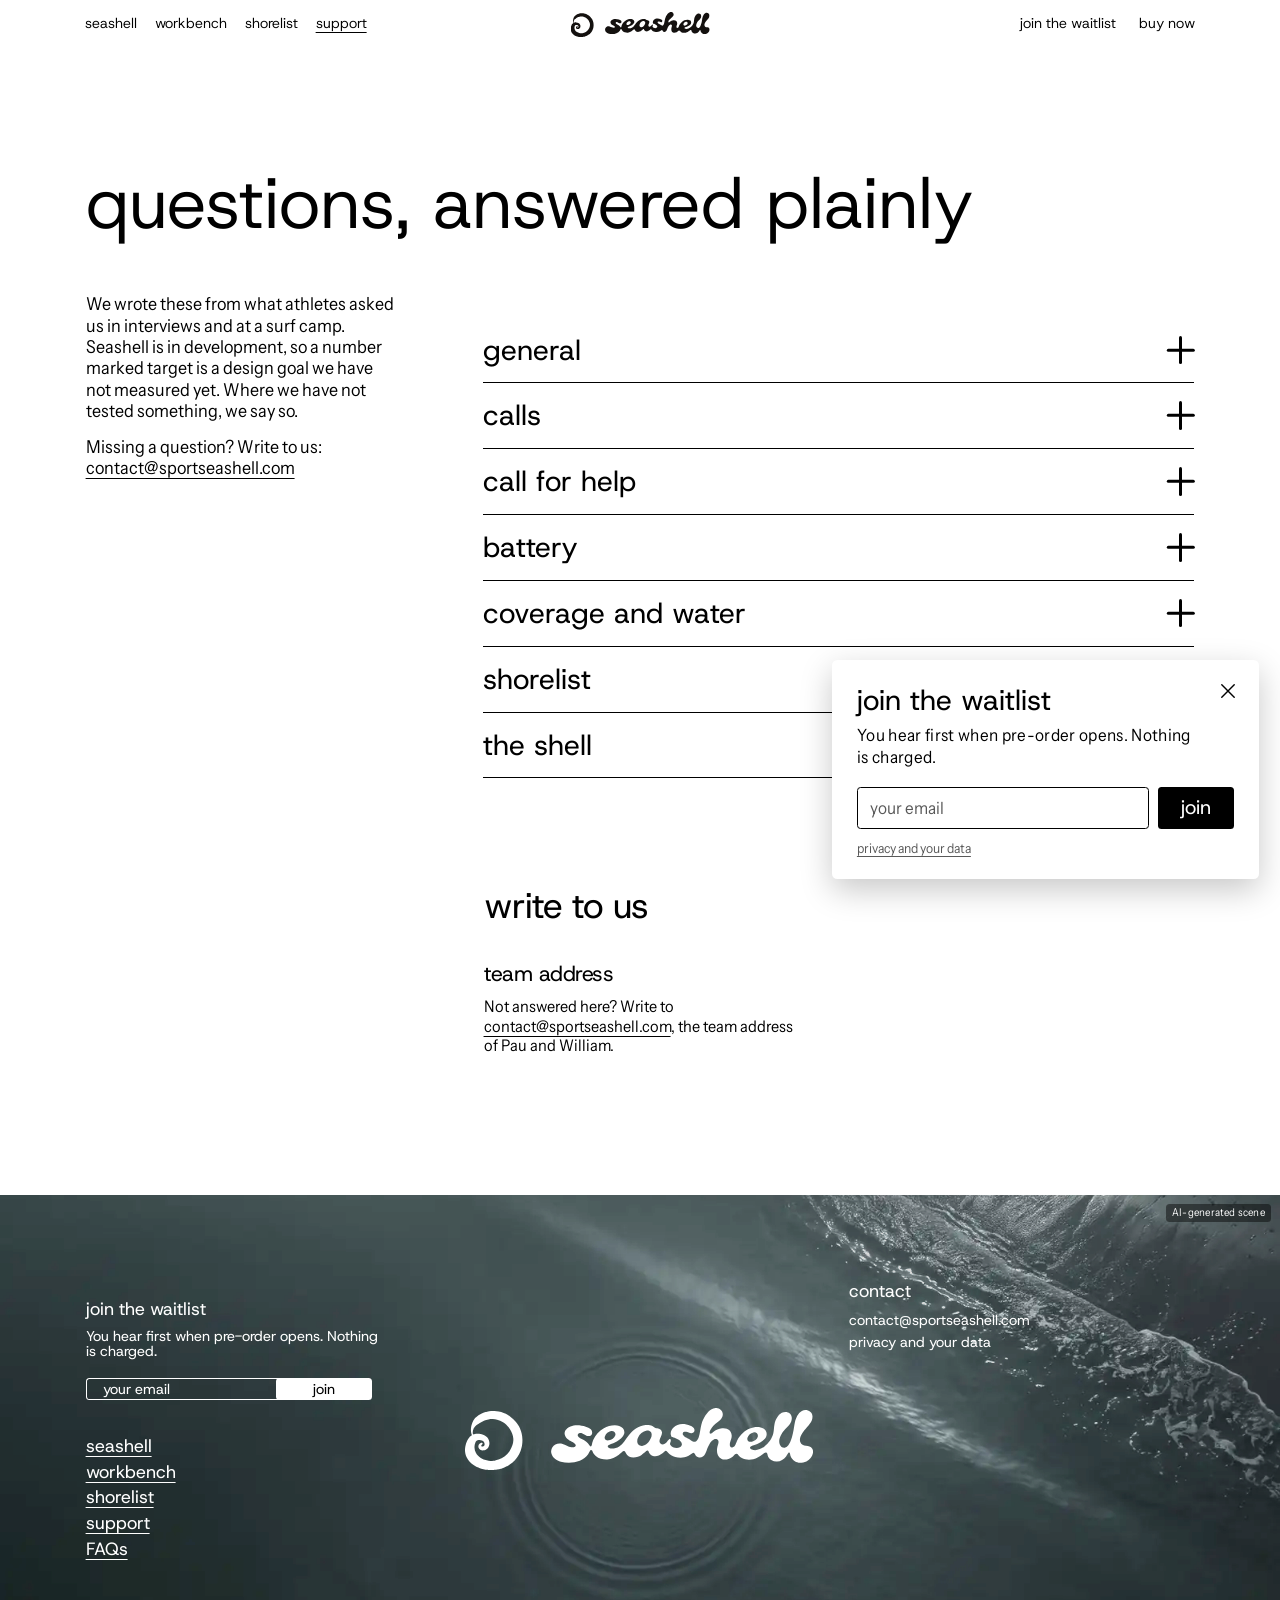
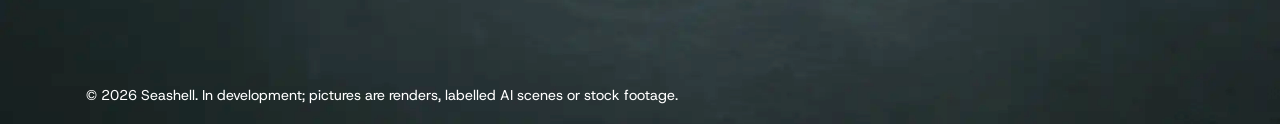
<file: faqs.html>
<!doctype html>
<html lang="en">
<head>
<meta charset="utf-8">
<meta name="viewport" content="width=device-width, initial-scale=1">
<title>Seashell, questions answered plainly</title>
<meta name="description" content="What Seashell is, how calls and the call for help work, the battery, coverage and water, shorelist and the shell. Targets and plans are marked as such.">
<meta property="og:type" content="website">
<meta property="og:site_name" content="Seashell">
<meta property="og:url" content="http://sportseashell.com/faqs.html">
<meta property="og:title" content="Seashell, questions answered plainly">
<meta property="og:description" content="What Seashell is, how calls and the call for help work, the battery, coverage and water, shorelist and the shell. Targets and plans are marked as such.">
<meta property="og:image" content="http://sportseashell.com/img/og.jpg">
<meta property="og:image:width" content="1200">
<meta property="og:image:height" content="630">
<meta property="og:image:alt" content="A surfer from behind, the Seashell on his wetsuit collar with NOOR lit in its dots (AI-generated scene from our CAD model)">
<meta name="twitter:card" content="summary_large_image">
<link rel="icon" href="brand/favicon.ico" sizes="16x16 32x32 48x48">
<link rel="icon" href="brand/favicon.svg" type="image/svg+xml">
<link rel="apple-touch-icon" href="brand/apple-touch-180.png">
<link rel="preconnect" href="https://fonts.googleapis.com">
<link rel="preconnect" href="https://fonts.gstatic.com" crossorigin>
<link rel="stylesheet" href="https://fonts.googleapis.com/css2?family=Host+Grotesk:wght@300..800&family=Instrument+Sans:ital,wdth,wght@0,75..100,400..700&display=swap">
<link rel="stylesheet" href="css/site.css">
<link rel="stylesheet" href="css/pages.css">
<script src="js/config.js"></script>
<script src="js/store.js"></script>
</head>
<body data-view="faqs">
<div class="veil" aria-hidden="true"></div>
<a class="skip" href="#main">Skip to content</a>
<header class="hd">
  <nav class="nav" aria-label="Site">
    <a href="seashell.html" >seashell</a>
    <a href="workbench.html" >workbench</a>
    <a href="shorelist.html" >shorelist</a>
    <a href="support.html" aria-current="page">support</a>
  </nav>
  <a class="logo" href="index.html" aria-label="Seashell, home"><img src="brand/lockup.svg" alt="" width="156" height="28"></a>
  <a class="join" href="#waitlist" data-buy="join">join the waitlist</a>
  <a class="buy" href="#waitlist" data-buy="nav">buy now</a>
</header>
<div class="mh">
  <div class="mbar" aria-live="polite"><span>designed in Delft</span><span hidden>waitlist only, nothing charged</span></div>
  <div class="mhead">
    <button class="burger" type="button" aria-label="menu" aria-expanded="false" aria-controls="menu">
      <svg viewBox="0 0 24 18" aria-hidden="true"><path d="M1 1h22M1 9h22M1 17h22" stroke="currentColor" stroke-width="1.6" stroke-linecap="round"/></svg>
    </button>
    <a class="logo" href="index.html" aria-label="Seashell, home"><img src="brand/lockup.svg" alt="" width="156" height="28"></a>
    <a class="join" href="#waitlist" data-buy="join">join</a>
    <a class="buy" href="#waitlist" data-buy="nav">buy</a>
  </div>
</div>
<main id="main" class="site">
<section class="sec auto faq-top" id="faq" style="--sh:933">
  <h1>questions, answered plainly</h1>
  <div class="faq-intro only-d">
    <p>We wrote these from what athletes asked us in interviews and at a surf camp. Seashell is in development, so a number marked target is a design goal we have not measured yet. Where we have not tested something, we say so.</p>
    <p>Missing a question? Write to us: <a href="mailto:contact@sportseashell.com">contact@sportseashell.com</a></p>
  </div>
  <div data-faq-set>
    <div class="faq-group"><button type="button" aria-expanded="false">general<span class="plus"></span></button><div class="qa"><div><dl>
      <dt><button type="button">What is Seashell?</button></dt><dd>A 30 mm shell with its own mobile connection. It takes calls from the people you name, rings the contact you chose when you need help, with your position, and plays music stored on it, so the phone can stay behind. It is in development at TU Delft.</dd>
      <dt><button type="button">Can I buy it?</button></dt><dd>Not yet. Buy now opens a waitlist: you leave an email and nothing is charged. Pre-order is planned for 2027, after the sea test and the supplier quotes (plan).</dd>
      <dt><button type="button">What will it cost?</button></dt><dd>€199 for the shell is the price we are testing. The eSIM data plan is priced separately, and we publish it before pre-order. A headset is not included.</dd>
      <dt><button type="button">Do I still need my phone?</button></dt><dd>Once, to set up your shorelist in the app. After that the phone can stay at home, in the car or on the towel.</dd>
      <dt><button type="button">Does it replace my sports watch?</button></dt><dd>No. Keep the watch you train with. Seashell adds the calls and a help call to the contact you chose; wear it on the other wrist or on your goggle strap.</dd>
      <dt><button type="button">Does it work with Strava or Garmin?</button></dt><dd>That is the plan, and none of it is built yet. The shell has no sensors of its own. GPS pace comes from its own positioning, the GNSS that already sends your position with a help call. If you have Garmin sensors, such as a heart rate strap, the shell is planned to read them, and "follow my Strava workout" is a planned voice command (plan).</dd>
      <dt><button type="button">Are the pictures real?</button></dt><dd>Not yet. Product pictures are renders from our CAD. Scenes with the shell are AI-generated from those renders; the wave and the open-water swim are stock footage from Pexels. Each one says which. We replace them with our own photos and film as they exist.</dd>
    </dl></div></div></div>
    <div class="faq-group"><button type="button" aria-expanded="false">calls<span class="plus"></span></button><div class="qa"><div><dl>
      <dt><button type="button">How do people call me?</button></dt><dd>They call the shell from their phone, as an internet call over the shell's eSIM. Whether that uses a phone number or the Seashell app depends on the eSIM plan we pick before pre-order.</dd>
      <dt><button type="button">Can I call out?</button></dt><dd>That is the plan, by voice: say "call" and one of your names through your headset's microphone. It is planned firmware, not built yet. Holding the top always rings the contact you chose for help.</dd>
      <dt><button type="button">Can I use it by voice?</button></dt><dd>That is the plan, through your headset's microphone; the shell itself has none. Say "call LOU", "text LOU" and a message you dictate, which goes out as a text, "play" and the music you want, or "follow my Strava workout". This is planned firmware, not built yet (plan).</dd>
      <dt><button type="button">Do I need a headset?</button></dt><dd>Yes. The shell has no microphone or speaker. In the water a wired headset plugs into the cradle; on land it pairs with LE Audio earbuds.</dd>
      <dt><button type="button">Which earbuds work?</button></dt><dd>Earbuds with Bluetooth LE Audio. Older earbuds that only use classic Bluetooth will not connect, because the shell's Bluetooth chip (Nordic nRF5340) has LE Audio only.</dd>
      <dt><button type="button">How do I know who is calling?</button></dt><dd>Their short name lights up in the shell, up to four letters a line: LOU, MUM. It reads indoors, at dusk and in shade. In full sun, cup a hand over it.</dd>
      <dt><button type="button">What if I miss a call?</button></dt><dd>The shell shows the name and RANG until you look (proposal).</dd>
    </dl></div></div></div>
    <div class="faq-group"><button type="button" aria-expanded="false">call for help<span class="plus"></span></button><div class="qa"><div><dl>
      <dt><button type="button">How do I call for help?</button></dt><dd>Hold the top for three seconds. A ring of dots fills in the shell, then it shows HELP / CALL and rings the contact you chose, with your position.</dd>
      <dt><button type="button">Who does a help call reach?</button></dt><dd>The contact you chose in the app: one of your people. Your position goes with the call.</dd>
      <dt><button type="button">Does it call 112?</button></dt><dd>No. Seashell does not call 112 or any public service number. Its help call rings only the contact you chose.</dd>
      <dt><button type="button">Is it a distress beacon?</button></dt><dd>No. It is not a certified distress beacon, and it does not replace one where the rules ask for one. It needs mobile coverage to call.</dd>
      <dt><button type="button">Does a help call work under water?</button></dt><dd>No. A few centimetres of sea stop the signal. The call goes out when the shell is above the surface and has coverage.</dd>
    </dl></div></div></div>
    <div class="faq-group"><button type="button" aria-expanded="false">battery<span class="plus"></span></button><div class="qa"><div><dl>
      <dt><button type="button">How long does it last?</button></dt><dd>Our target is a 10-hour day on the water: reachable the whole time, about 15 minutes of calls, a few hours of music and one call for help, with a reserve, at sea, with an aged battery (target). Calls non-stop would last about 45 to 90 minutes (estimate). We publish measured hours after the bench tests.</dd>
      <dt><button type="button">Why not 10 hours of calls?</button></dt><dd>A 30 mm shell holds a small battery, about 96 mAh. Calls use the radio hard, so most of the day goes to being reachable, and the minutes of talk are few.</dd>
      <dt><button type="button">How does it charge?</button></dt><dd>In its charging cradle, through four small pads in the shell's waist. We have not measured the charge time yet.</dd>
      <dt><button type="button">Does cold water matter?</button></dt><dd>A little. The target day already counts cold water and an aged battery.</dd>
    </dl></div></div></div>
    <div class="faq-group"><button type="button" aria-expanded="false">coverage and water<span class="plus"></span></button><div class="qa"><div><dl>
      <dt><button type="button">Where does it work?</button></dt><dd>Wherever there is LTE-M, the mobile network for small devices. At the edge of coverage calls get shorter and the battery runs down faster. We will publish a coverage check before pre-order (plan).</dd>
      <dt><button type="button">Does it work abroad?</button></dt><dd>That depends on the eSIM plan and on LTE-M roaming, and we have not checked it yet.</dd>
      <dt><button type="button">Can it go in salt water?</button></dt><dd>It is built to be waterproof, with the electronics sealed inside. IPX8 is the target; it is not yet tested or certified.</dd>
      <dt><button type="button">What about sand?</button></dt><dd>The gap under the turning top is designed to flood and drain, so sand washes out, and the 24 clicks are designed to come from sealed magnets (proposal, to test).</dd>
      <dt><button type="button">Music in big surf?</button></dt><dd>Keep it off when the surf is big. You need to hear the water and the people around you.</dd>
    </dl></div></div></div>
    <div class="faq-group"><button type="button" aria-expanded="false">shorelist<span class="plus"></span></button><div class="qa"><div><dl>
      <dt><button type="button">What is shorelist?</button></dt><dd>Up to five people, each with a short name of four letters at most. With shorelist on, only their calls get through and light the shell. Everyone else waits on your phone (proposal).</dd>
      <dt><button type="button">How do I turn it on?</button></dt><dd>Before you go in, turn the whole top once round, clockwise. The shell reads ONLY, then each name, then goes dark. Once round the other way turns it off. It works only while no music plays, so it never fights the volume (proposal).</dd>
      <dt><button type="button">Why five?</button></dt><dd>Research on social group sizes finds that most people's closest circle is about three to five people.</dd>
      <dt><button type="button">Where does 214 of 415 come from?</button></dt><dd>From 2,100 public Reddit comments in which people say why they do or don't take a phone into sport, collected by our team on 18 and 19 October 2026 and coded by hand. 415 gave a reason for taking one. 214 of them (52 %) said in case something goes wrong; we shorten that to just in case. They are mostly runners and riders. Of the 47 who do a water sport, none gave that reason; their first one was being reachable (38 %). It is our own count of public posts, not a survey. Write to us if you want the method.</dd>
      <dt><button type="button">Does shorelist stop a help call?</button></dt><dd>No. Holding the top rings the contact you chose, with shorelist on or off.</dd>
    </dl></div></div></div>
    <div class="faq-group"><button type="button" aria-expanded="false">the shell<span class="plus"></span></button><div class="qa"><div><dl>
      <dt><button type="button">How big is it?</button></dt><dd>30 mm across and 8.0 mm high. On the wrist, with the cradle under it, 8.6 mm.</dd>
      <dt><button type="button">How do I wear it?</button></dt><dd>In a cradle: a wrist band, a goggle cradle or a collar clip. A key keeps the name the right way up on all of them.</dd>
      <dt><button type="button">Can it fall out?</button></dt><dd>It clicks into the cradle and can only come out upwards. We pull-test printed cradles before we give a number.</dd>
      <dt><button type="button">Which colours?</button></dt><dd>Berry first. Other colours come only if their glow reads well through the skin; a near-black ink colour is proposed for full sun (proposal).</dd>
      <dt><button type="button">Is it certified?</button></dt><dd>Not yet. CE marking is planned before the first batch.</dd>
    </dl></div></div></div>
  </div>
</section>

<section class="sec only-d" id="faq-contact" style="--sh:404">
  <div class="a noh faq-contact" style="--x:544; --y:58; --w:360">
    <h3>write to us</h3>
    <h4>team address</h4>
    <p>Not answered here? Write to <a class="u" href="mailto:contact@sportseashell.com">contact@sportseashell.com</a>, the team address of Pau and William.</p>
  </div>
</section>
</main>
<footer class="ft faq">
  <img class="bg" src="img/footer.webp" alt="" loading="lazy" width="1600" height="1067">
  <div class="shade"></div>
  <span class="lab top right">AI-generated scene</span>
  <nav class="links" aria-label="Footer">
    <a href="seashell.html">seashell</a>
    <a href="workbench.html">workbench</a>
    <a href="shorelist.html">shorelist</a>
    <a href="support.html">support</a>
    <a href="faqs.html">FAQs</a>
  </nav>
  <div class="col2">
    <h2>join the waitlist</h2>
    <p class="line">You hear first when pre-order opens. Nothing is charged.</p>
    <form class="ft-form" method="post" novalidate>
      <label class="sr" for="ft-email">your email</label>
      <input id="ft-email" name="email" type="email" autocomplete="email" inputmode="email" placeholder="your email" required>
      <p class="hp" aria-hidden="true"><label for="ft-website">Leave this empty</label><input id="ft-website" name="website" type="text" tabindex="-1" autocomplete="off"></p>
      <button type="submit">join</button>
    </form>
    <p class="msg" role="status" aria-live="polite"></p>
  </div>
  <div class="col3">
    <h2>contact</h2>
    <div class="legal">
      <a class="only-d" href="mailto:contact@sportseashell.com">contact@sportseashell.com</a>
      <a href="#yourdata" data-yourdata>privacy and your data</a>
    </div>
  </div>
  <a class="lock" href="index.html" aria-label="Seashell, home"><img src="brand/lockup-white.svg" alt="" width="391" height="70" loading="lazy"></a>
  <small>© 2026 Seashell. In development; pictures are renders, labelled AI scenes or stock footage.</small>
</footer>
<div class="menu" id="menu" role="dialog" aria-modal="true" aria-label="menu" hidden>
  <div class="back" data-menu-close></div>
  <div class="panel">
    <button class="close" type="button" aria-label="close" data-menu-close>
      <svg viewBox="0 0 22 22" aria-hidden="true"><path d="M2 2l18 18M20 2L2 20" stroke="currentColor" stroke-width="1.5" stroke-linecap="round"/></svg>
    </button>
    <ul>
      <li><a href="seashell.html">seashell</a></li>
      <li><a href="workbench.html">workbench</a></li>
      <li><a href="shorelist.html">shorelist</a></li>
      <li><a href="journal/index.html">journal</a></li>
      <li><a href="support.html">support</a></li>
      <li><a href="#waitlist" data-buy="menu">join the waitlist</a></li>
    </ul>
  </div>
</div>
<dialog class="box" id="waitlist" aria-labelledby="soon-title">
  <div class="in">
    <div class="top">
      <h2 class="h32" id="soon-title">join the waitlist</h2>
      <button class="x" type="button" data-close aria-label="close"><svg viewBox="0 0 18 18" aria-hidden="true"><path d="M2 2l14 14M16 2L2 16" stroke="currentColor" stroke-width="1.6" stroke-linecap="round"/></svg></button>
    </div>
    <p class="lead b18">You hear first when pre-order opens. Nothing is charged.</p>
    <form id="waitlist-form" method="post" novalidate>
      <label class="sr" for="email">your email</label>
      <div class="row">
        <input class="field" id="email" name="email" type="email" autocomplete="email" inputmode="email" required aria-describedby="waitlist-msg" placeholder="your email">
        <button class="btn-buy" type="submit">join</button>
      </div>
      <p class="hp" aria-hidden="true"><label for="website">Leave this empty</label><input id="website" name="website" type="text" tabindex="-1" autocomplete="off"></p>
      <p class="msg" id="waitlist-msg" role="status" aria-live="polite"></p>
    </form>
    <noscript><p class="b16">The waitlist form needs JavaScript. Turn it on and reload this page to join.</p></noscript>
    <p class="pv"><a href="#yourdata" data-yourdata>privacy and your data</a></p>
    <div class="done">
      <h3 class="h24" tabindex="-1">You're on the list.</h3>
      <p class="b18">We write when pre-order opens. Until then, nothing.</p>
    </div>
  </div>
</dialog>
<dialog class="box" id="yourdata" aria-labelledby="yd-title">
  <div class="in">
    <div class="top">
      <h2 class="h32" id="yd-title">your data</h2>
      <button class="x" type="button" data-close aria-label="close"><svg viewBox="0 0 18 18" aria-hidden="true"><path d="M2 2l14 14M16 2L2 16" stroke="currentColor" stroke-width="1.6" stroke-linecap="round"/></svg></button>
    </div>
    <p class="b18">Pau Adell and William Roskaer (Seashell, TU Delft) store your email, the time, your browser and the page you came from, only to send launch news. Nothing is charged or sold.</p>
    <p class="b18">To see or delete your data, write to <a href="mailto:contact@sportseashell.com">contact@sportseashell.com</a>.</p>
    <p class="consent">Page views, how far you scroll, how long the page stays open, your clicks on the sport tabs and the waitlist, and whether the email box had text when you closed it, are counted without your name and without cookies, in our database (Supabase): the page, the link you came from and its campaign tags, your browser, its language and window size, and a random number for this visit. The fonts load from Google Fonts.</p>
  </div>
</dialog>
<a class="float-join" href="#waitlist" data-buy="float" hidden>join the waitlist</a>
<aside class="sheet" id="sheet" hidden aria-label="join the waitlist">
  <div class="in">
    <button class="x" type="button" data-sheet-close aria-label="close"><svg viewBox="0 0 18 18" aria-hidden="true"><path d="M2 2l14 14M16 2L2 16" stroke="currentColor" stroke-width="1.6" stroke-linecap="round"/></svg></button>
    <p class="t">join the waitlist</p>
    <p class="s">You hear first when pre-order opens. Nothing is charged.</p>
    <form class="sheet-form" method="post" novalidate><label class="sr" for="sheet-email">your email</label><input id="sheet-email" name="email" type="email" autocomplete="email" inputmode="email" placeholder="your email" required aria-describedby="sheet-msg"><p class="hp" aria-hidden="true"><label for="sheet-website">Leave this empty</label><input id="sheet-website" name="website" type="text" tabindex="-1" autocomplete="off"></p><button type="submit" class="btn-buy">join</button></form>
    <p class="msg" id="sheet-msg" role="status" aria-live="polite"></p>
    <p class="pv"><a href="#yourdata" data-yourdata>privacy and your data</a></p>
  </div>
</aside>
<script src="js/main.js"></script>
</body>
</html>
</file>
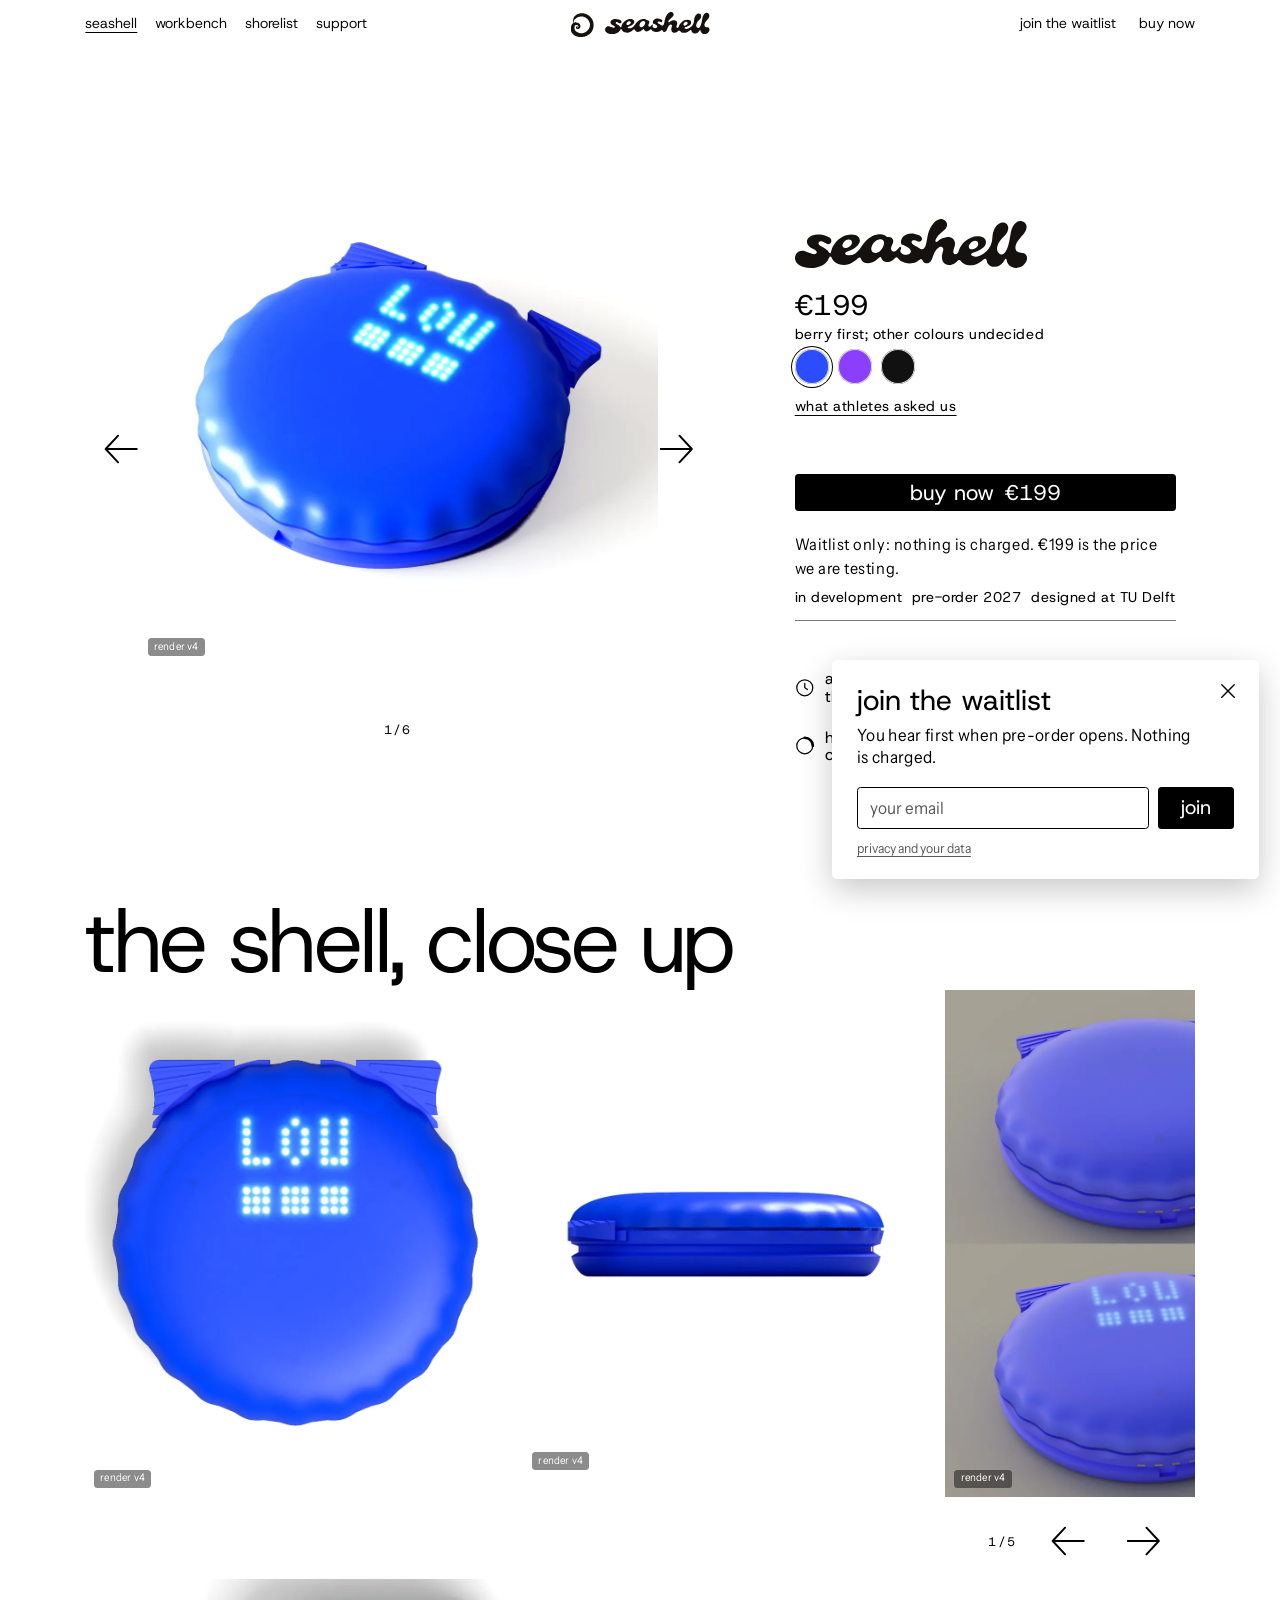
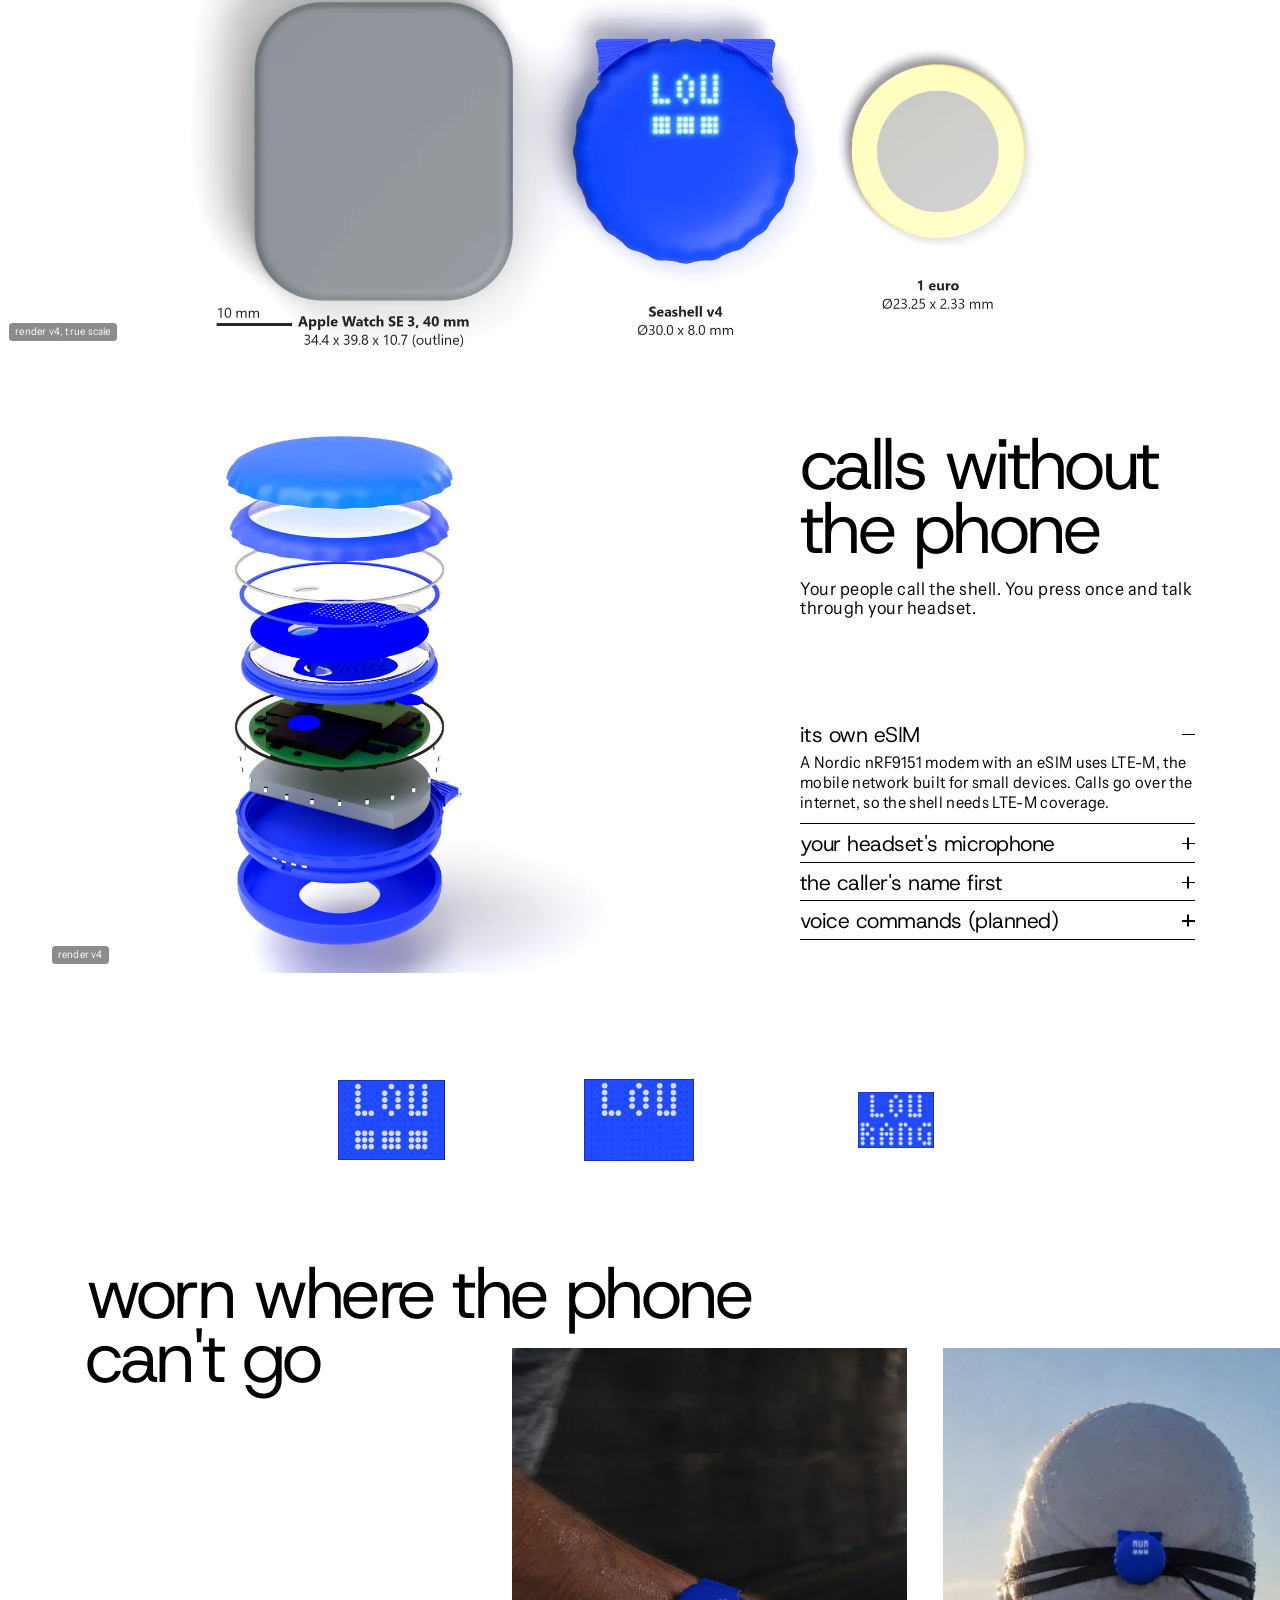
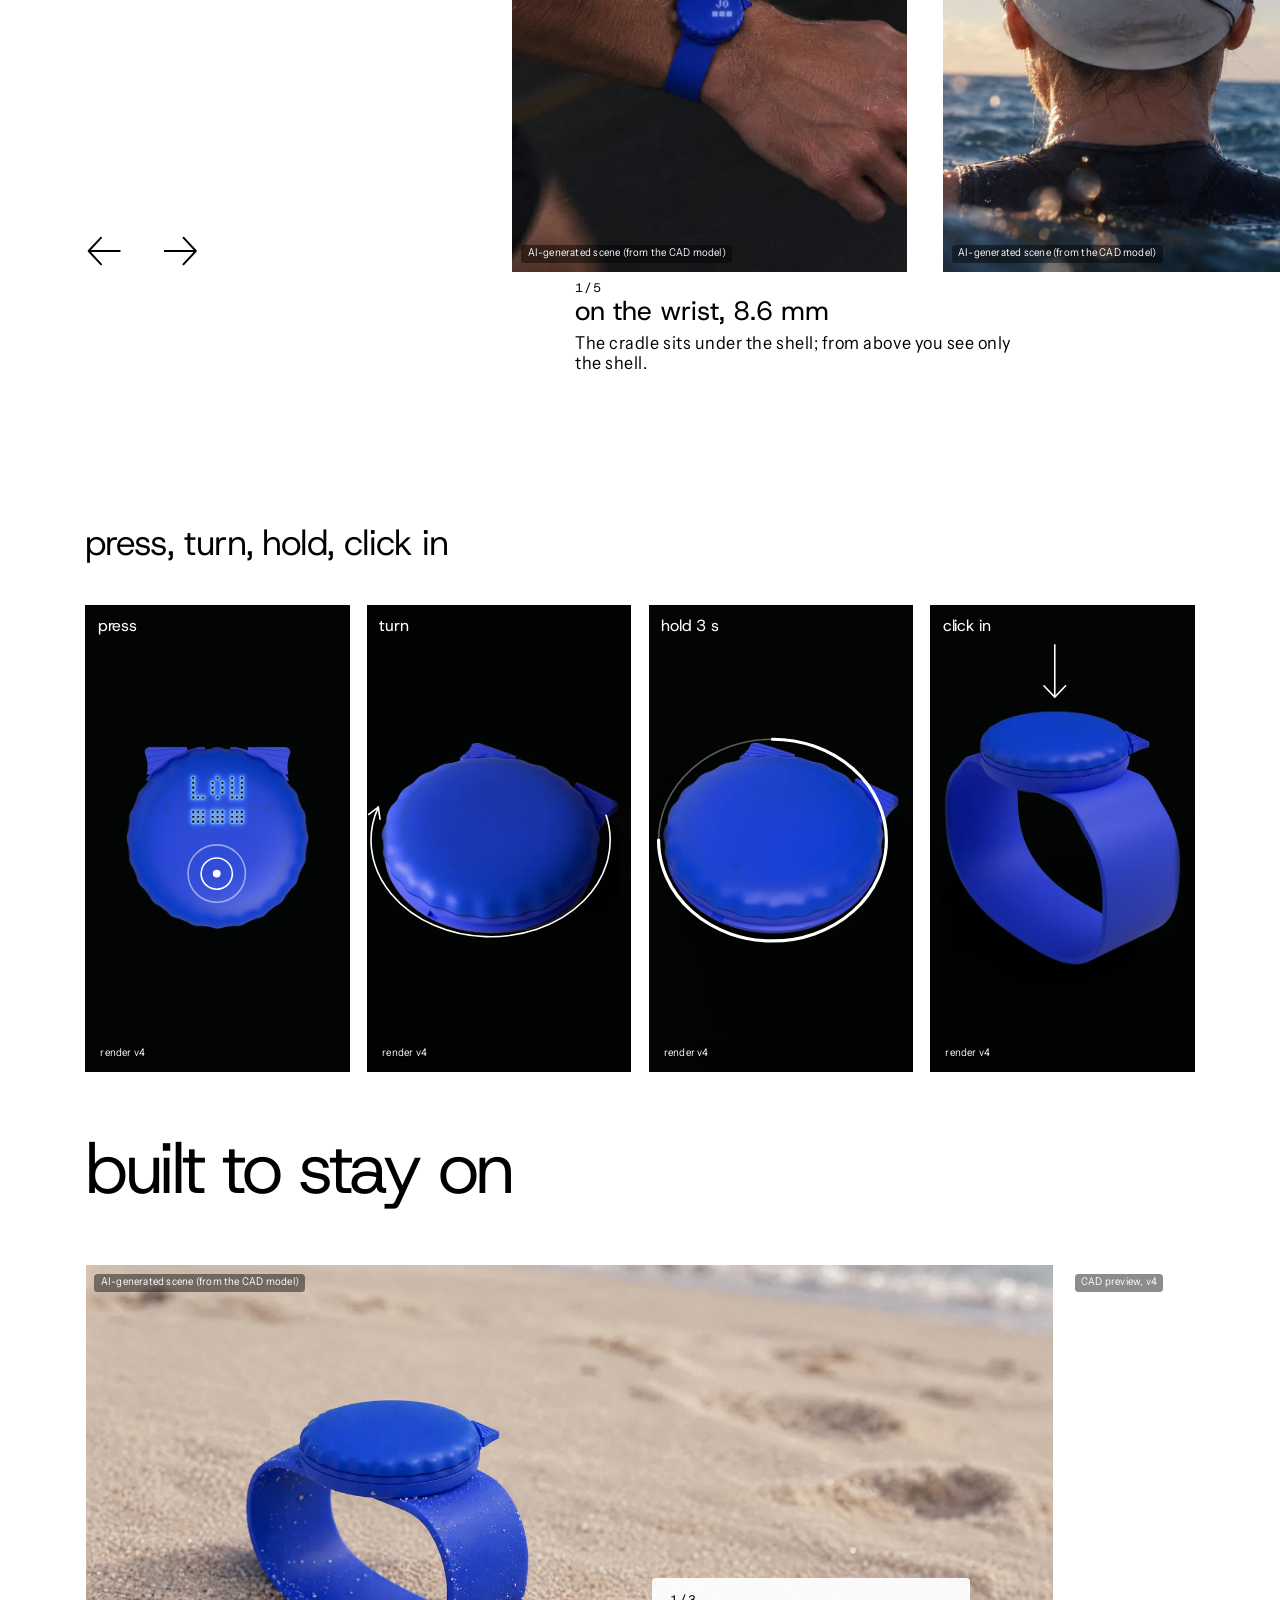
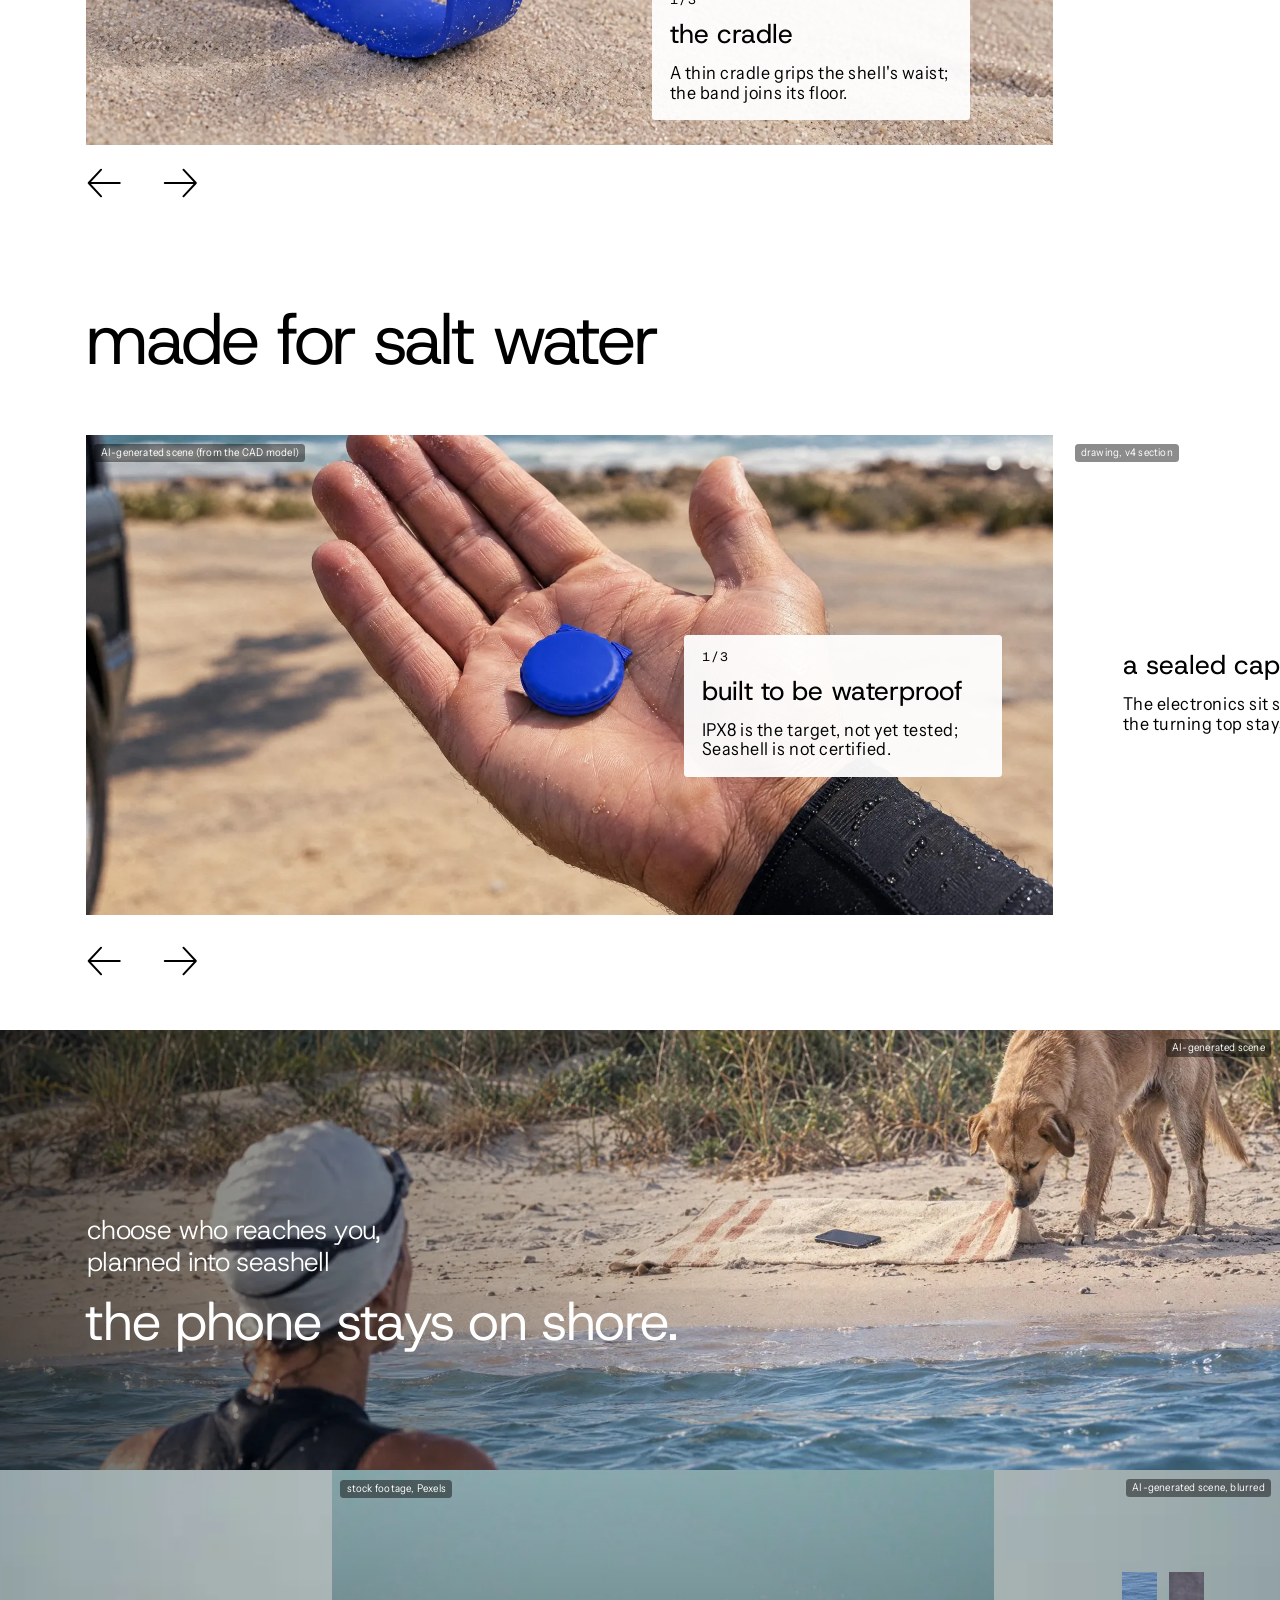
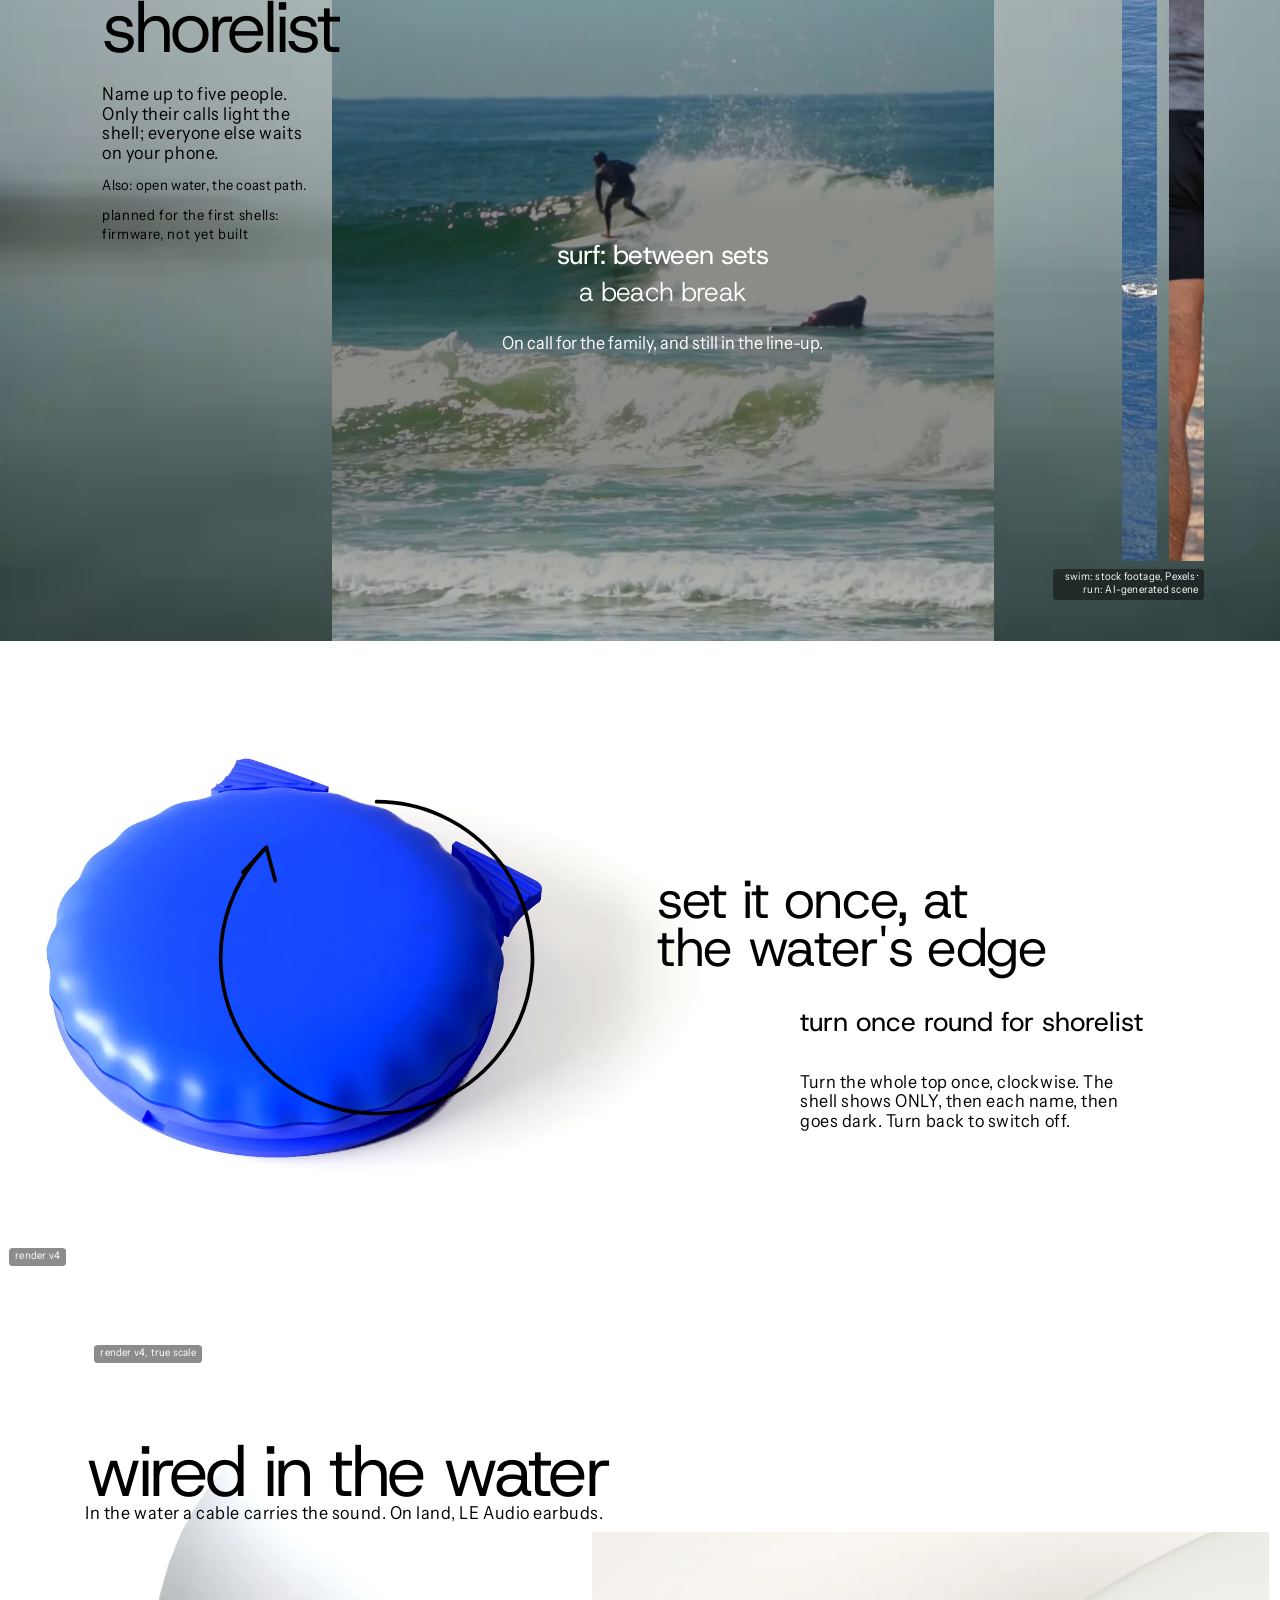
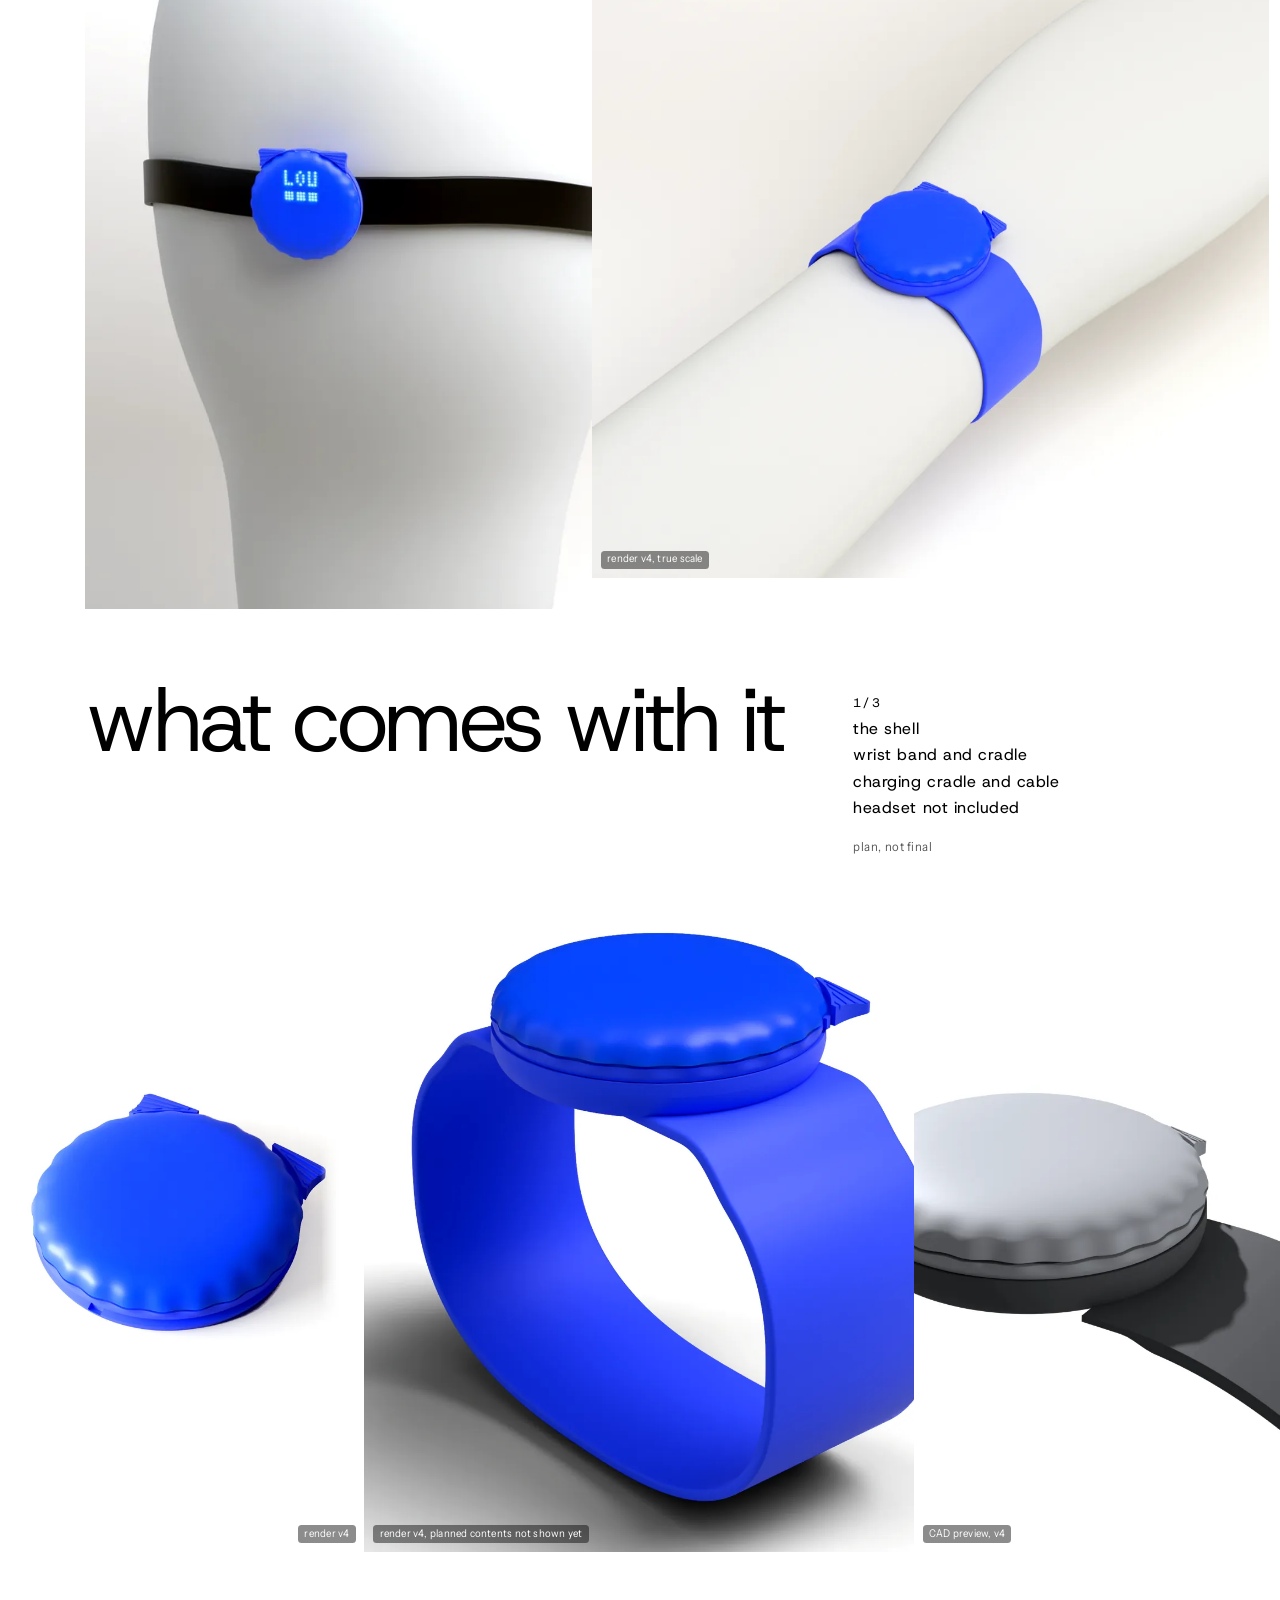
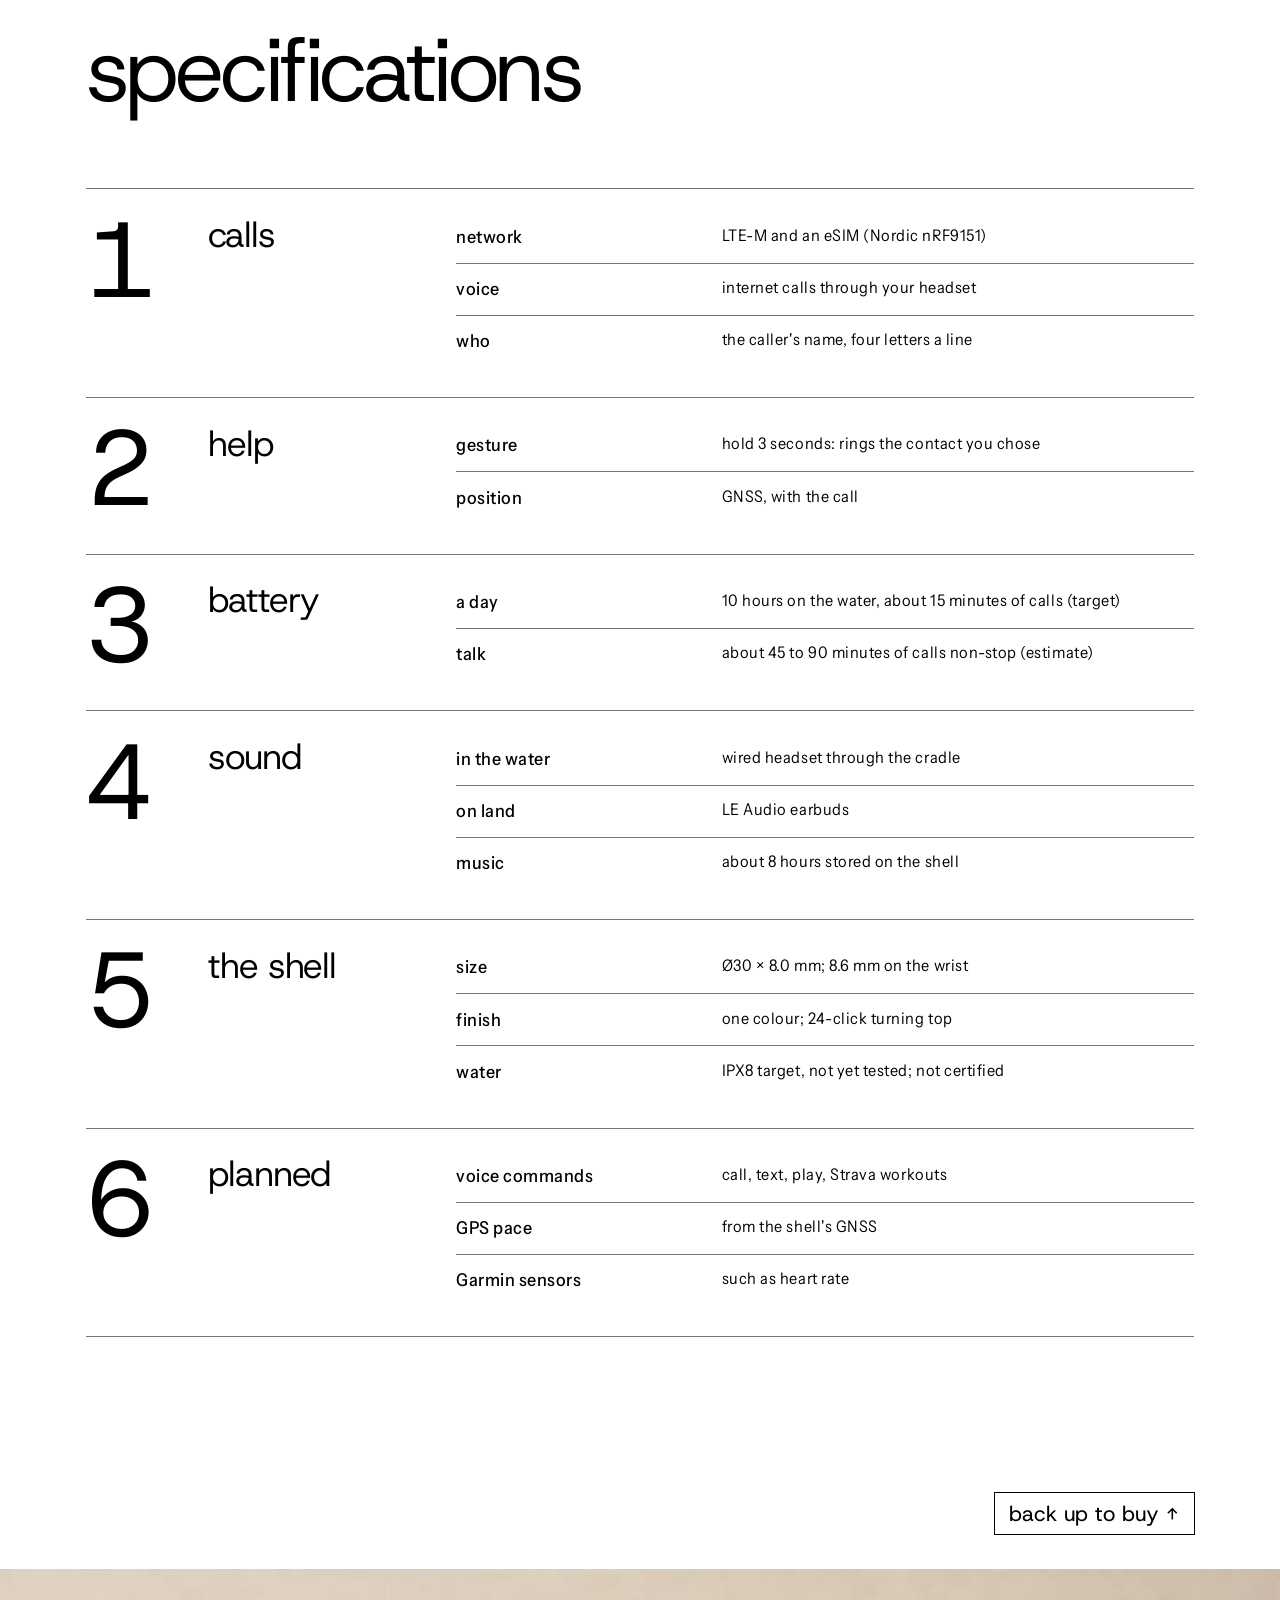
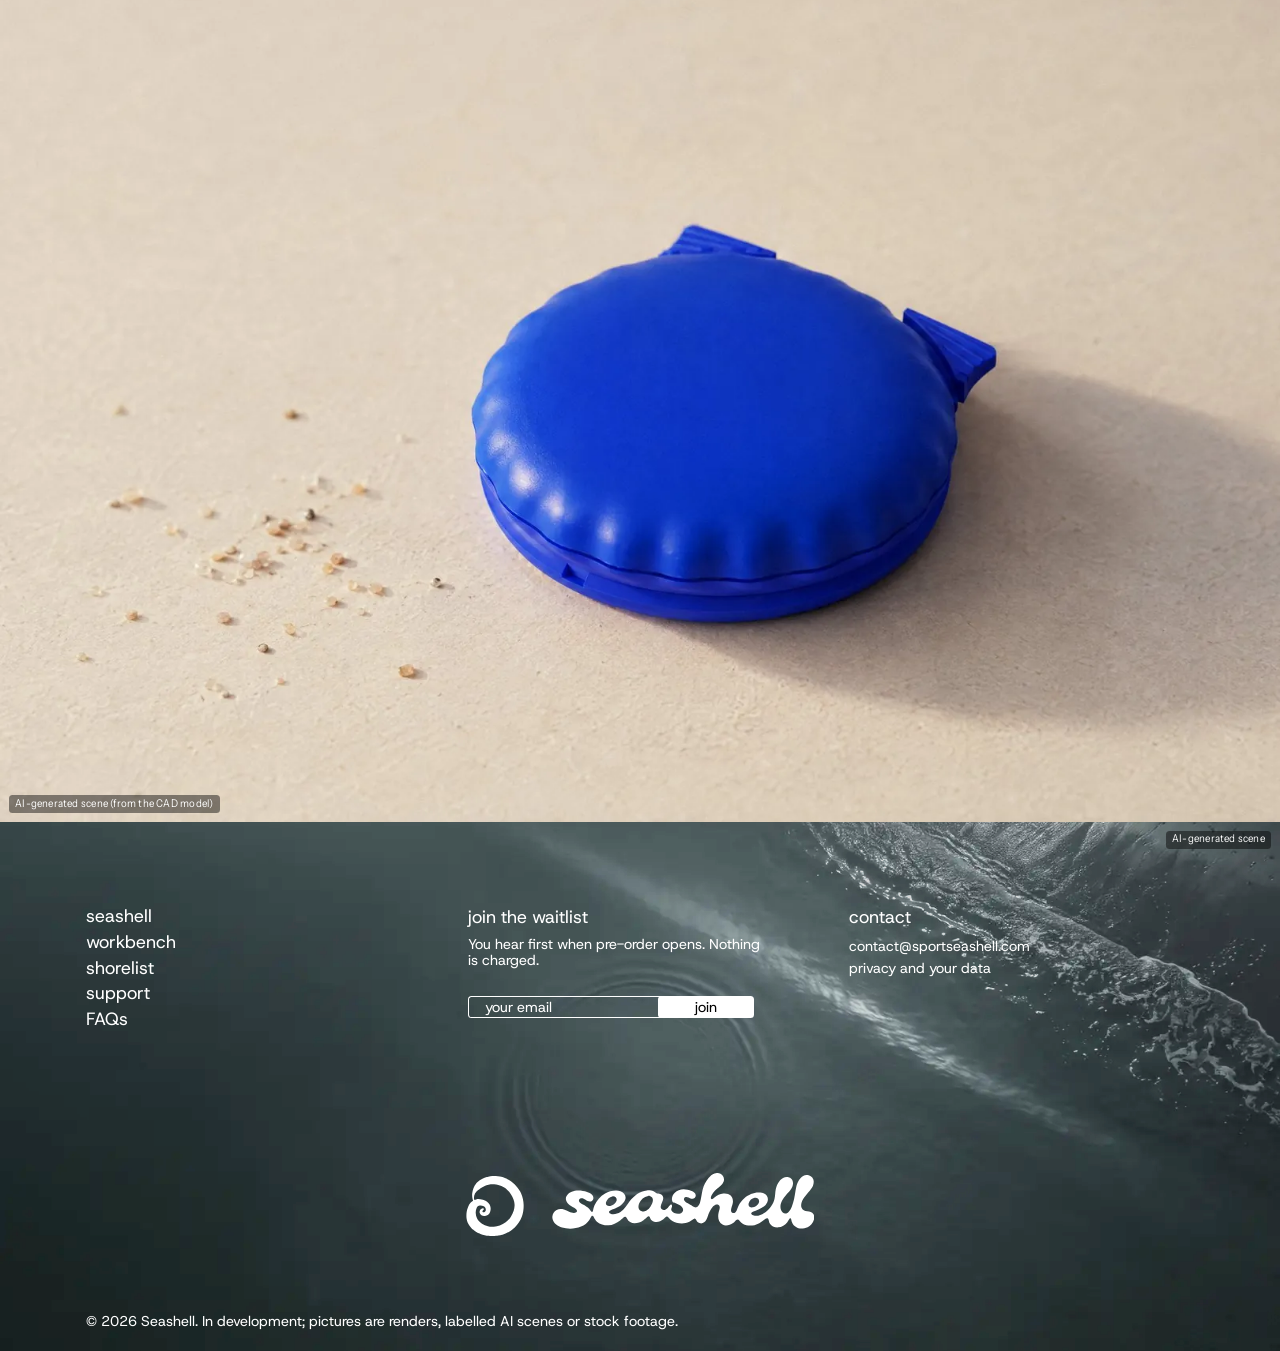
<file: seashell.html>
<!doctype html>
<html lang="en">
<head>
<meta charset="utf-8">
<meta name="viewport" content="width=device-width, initial-scale=1">
<title>Seashell, the shell</title>
<meta name="description" content="Seashell, €199 at pre-order (the price we are testing): a 30 mm shell that takes calls from the people you name, rings the contact you chose when you need help, with your position, and plays music, without a phone. Waitlist only; nothing is charged.">
<meta property="og:type" content="website">
<meta property="og:site_name" content="Seashell">
<meta property="og:url" content="http://sportseashell.com/seashell.html">
<meta property="og:title" content="Seashell, the shell">
<meta property="og:description" content="Seashell, €199 at pre-order (the price we are testing): a 30 mm shell that takes calls from the people you name, rings the contact you chose when you need help, with your position, and plays music, without a phone. Waitlist only; nothing is charged.">
<meta property="og:image" content="http://sportseashell.com/img/og.jpg">
<meta property="og:image:width" content="1200">
<meta property="og:image:height" content="630">
<meta property="og:image:alt" content="A surfer from behind, the Seashell on his wetsuit collar with NOOR lit in its dots (AI-generated scene from our CAD model)">
<meta name="twitter:card" content="summary_large_image">
<link rel="icon" href="brand/favicon.ico" sizes="16x16 32x32 48x48">
<link rel="icon" href="brand/favicon.svg" type="image/svg+xml">
<link rel="apple-touch-icon" href="brand/apple-touch-180.png">
<link rel="preconnect" href="https://fonts.googleapis.com">
<link rel="preconnect" href="https://fonts.gstatic.com" crossorigin>
<link rel="stylesheet" href="https://fonts.googleapis.com/css2?family=Host+Grotesk:wght@300..800&family=Instrument+Sans:ital,wdth,wght@0,75..100,400..700&display=swap">
<link rel="stylesheet" href="css/site.css">
<link rel="stylesheet" href="css/pages.css">
<script src="js/config.js"></script>
<script src="js/store.js"></script>
</head>
<body data-view="buy">
<div class="veil" aria-hidden="true"></div>
<a class="skip" href="#main">Skip to content</a>
<header class="hd">
  <nav class="nav" aria-label="Site">
    <a href="seashell.html" aria-current="page">seashell</a>
    <a href="workbench.html" >workbench</a>
    <a href="shorelist.html" >shorelist</a>
    <a href="support.html" >support</a>
  </nav>
  <a class="logo" href="index.html" aria-label="Seashell, home"><img src="brand/lockup.svg" alt="" width="156" height="28"></a>
  <a class="join" href="#waitlist" data-buy="join">join the waitlist</a>
  <a class="buy" href="#waitlist" data-buy="nav">buy now</a>
</header>
<div class="mh">
  <div class="mbar" aria-live="polite"><span>designed in Delft</span><span hidden>waitlist only, nothing charged</span></div>
  <div class="mhead">
    <button class="burger" type="button" aria-label="menu" aria-expanded="false" aria-controls="menu">
      <svg viewBox="0 0 24 18" aria-hidden="true"><path d="M1 1h22M1 9h22M1 17h22" stroke="currentColor" stroke-width="1.6" stroke-linecap="round"/></svg>
    </button>
    <a class="logo" href="index.html" aria-label="Seashell, home"><img src="brand/lockup.svg" alt="" width="156" height="28"></a>
    <a class="join" href="#waitlist" data-buy="join">join</a>
    <a class="buy" href="#waitlist" data-buy="nav">buy</a>
  </div>
</div>
<main id="main" class="site">
<section class="sec buybox" id="buy" style="--sh:956; --mh:1179; --o:1">
  <h1 class="sr">Seashell, the shell</h1>
  <div class="a slides rail" data-rail="car" style="--x:156; --y:164; --w:584; --h:584">
    <div class="fade-set" data-slides>
      <img class="is-on" src="img/p-car-1.webp" alt="The shell from three quarters, a name lit" width="1100" height="1100" fetchpriority="high">
      <img src="img/p-car-2.webp" alt="The shell from three quarters, dark" width="1100" height="1100" loading="lazy">
      <img src="img/p-car-3.webp" alt="The top, a name lit" width="1100" height="1100" loading="lazy">
      <img src="img/p-car-4.webp" alt="The side" width="1100" height="1100" loading="lazy">
      <img src="img/p-car-5.webp" alt="On a wrist, true scale" width="1100" height="1100" loading="lazy">
      <img src="img/p-car-6.webp" alt="On a goggle strap, true scale" width="1100" height="1100" loading="lazy">
    </div>
    <span class="lab">render v4</span>
  </div>
  <div class="arrows only-d">
    <button type="button" class="a" data-prev style="--x:115; --y:487; --w:42; --h:36" aria-label="previous picture"><svg viewBox="0 0 40 36" aria-hidden="true"><path d="M38 18H3M17 3 3 18l14 15" fill="none" stroke="currentColor" stroke-width="2.2" stroke-linecap="round" stroke-linejoin="round"/></svg></button>
    <button type="button" class="a" data-next style="--x:740; --y:487; --w:42; --h:36" aria-label="next picture"><svg viewBox="0 0 40 36" aria-hidden="true"><path d="M2 18h35M23 3l14 15-14 15" fill="none" stroke="currentColor" stroke-width="2.2" stroke-linecap="round" stroke-linejoin="round"/></svg></button>
  </div>
  <p class="a counter" data-counter="car" style="--x:418; --y:812; --w:60; --h:20; text-align:center">1/6</p>
  <div class="names only-m"><span>Seashell</span><span>berry</span></div>
  <div class="a wm only-d" style="--x:894; --y:246; --w:261; --h:55"><img src="brand/wordmark.svg" alt="Seashell" width="261" height="55"></div>
  <p class="a noh price" style="--x:894; --y:320; --w:200">€199</p>
  <p class="a noh colour" style="--x:894; --y:368; --w:340">berry first; other colours undecided</p>
  <div class="a noh swatches" style="--x:894; --y:393; --w:200" role="group" aria-label="colour">
    <button type="button" class="swatch" style="background:#2B4DFF" aria-pressed="true" aria-label="berry"></button>
    <button type="button" class="swatch" style="background:#8A3FFC" aria-pressed="false" aria-label="violet"></button>
    <button type="button" class="swatch" style="background:#111111" aria-pressed="false" aria-label="ink"></button>
  </div>
  <a class="a noh ath u" href="faqs.html" style="--x:894; --y:449; --w:300">what athletes asked us</a>
  <a class="a btn-buy" href="#waitlist" data-buy="buybox" style="--x:894; --y:533; --w:429; --h:42">buy now <span class="nums">€199</span></a>
  <p class="a noh note" style="--x:894; --y:599; --w:429">Waitlist only: nothing is charged. €199 is the price we are testing.</p>
  <p class="a noh trust" style="--x:894; --y:664; --w:429"><span>in development</span><span>pre-order 2027</span><span>designed at TU Delft</span></p>
  <ul class="a noh benefits" style="--x:894; --y:754; --w:429">
    <li><svg viewBox="0 0 22 22" aria-hidden="true"><circle cx="11" cy="11" r="9" fill="none" stroke="currentColor" stroke-width="1.4"/><path d="M11 6v5l3 2" fill="none" stroke="currentColor" stroke-width="1.4" stroke-linecap="round"/></svg>a 10-hour day on the water (target)</li>
    <li><svg viewBox="0 0 22 22" aria-hidden="true"><circle cx="11" cy="11" r="9" fill="none" stroke="currentColor" stroke-width="1.4"/><circle cx="11" cy="11" r="3" fill="currentColor"/></svg>one press to answer</li>
    <li><svg viewBox="0 0 22 22" aria-hidden="true"><circle cx="11" cy="11" r="9" fill="none" stroke="currentColor" stroke-width="1.4"/><path d="M11 2a9 9 0 0 1 9 9" fill="none" stroke="currentColor" stroke-width="3" stroke-linecap="round"/></svg>hold: rings the contact you chose</li>
    <li><svg viewBox="0 0 22 22" aria-hidden="true"><path d="M7 15V5l9-2v10" fill="none" stroke="currentColor" stroke-width="1.4" stroke-linejoin="round"/><circle cx="5" cy="15.5" r="2.5" fill="currentColor"/><circle cx="14" cy="13.5" r="2.5" fill="currentColor"/></svg>music on the shell</li>
  </ul>
</section>

<section class="sec details only-d" id="closeup" style="--sh:820">
  <h2 class="a noh h100" style="--x:96; --y:58; --w:800">the shell, close up</h2>
  <div class="rail" data-rail="det" style="position:absolute; left:9.61rem; top:15.8rem; width:124.8rem; height:57rem; overflow:hidden">
    <div class="track">
      <figure class="pic" style="width:47.4rem; height:57rem"><img src="img/p-det-1.webp" alt="The top, a name lit" width="950" height="1145" loading="lazy"><span class="lab">render v4</span></figure>
      <figure class="pic" style="width:45.6rem; height:55rem"><img src="img/p-det-2.webp" alt="The side" width="950" height="1145" loading="lazy"><span class="lab">render v4</span></figure>
      <figure class="pic" style="width:45.6rem; height:57rem"><img src="img/p-det-3.webp" alt="The hidden dots, off and on, in open shade" width="950" height="1145" loading="lazy"><span class="lab">render v4</span></figure>
      <figure class="pic" style="width:47.4rem; height:57rem"><img src="img/p-det-4.webp" alt="The shell next to a 1 euro coin" width="950" height="1145" loading="lazy"><span class="lab">render v4, true scale</span></figure>
      <figure class="pic" style="width:45.6rem; height:57rem"><img src="img/p-det-5.webp" alt="The parts along the stack, where the cradle grips" width="950" height="1145" loading="lazy"><span class="lab">render v4</span></figure>
    </div>
  </div>
  <p class="a counter" data-counter="det" style="--x:1112; --y:770; --w:44; --h:17">1/5</p>
  <div class="arrows" style="position:absolute; left:118rem; top:76rem">
    <button type="button" data-prev="det" aria-label="previous"><svg viewBox="0 0 40 36" aria-hidden="true"><path d="M38 18H3M17 3 3 18l14 15" fill="none" stroke="currentColor" stroke-width="2.2" stroke-linecap="round" stroke-linejoin="round"/></svg></button>
    <button type="button" data-next="det" aria-label="next"><svg viewBox="0 0 40 36" aria-hidden="true"><path d="M2 18h35M23 3l14 15-14 15" fill="none" stroke="currentColor" stroke-width="2.2" stroke-linecap="round" stroke-linejoin="round"/></svg></button>
  </div>
</section>

<section class="sec still-band" id="scale" style="--sh:418; --mh:358; --o:4">
  <img class="only-d" src="img/p-scale-band.webp" alt="Seashell at true scale between a 40 mm watch outline and a 1 euro coin, from above" width="2400" height="697" loading="lazy">
  <img class="only-m" src="img/p-scale-band-m.webp" alt="Seashell at true scale next to a 1 euro coin, from above" width="800" height="735" loading="lazy">
  <span class="lab">render v4, true scale</span>
</section>

<section class="sec m-night" id="calls" style="--sh:970; --mh:894; --o:5">
  <h2 class="a noh h80" style="--x:900; --y:92; --w:444; --mp:2.3rem 1.77rem 0"><span class="only-d">calls without the phone</span><span class="only-m h60">calls without the phone</span></h2>
  <div class="a pic none" style="--x:48; --y:65; --w:837; --h:636; --mm:1.4rem 0 0" data-film="clip">
    <img class="only-d contain" src="img/p-clip.webp" alt="The shell opened along its stack: cap, window, board, cell, body" width="1300" height="988" loading="lazy" style="object-fit:contain">
    <img class="only-m" src="img/p-clip-m.webp" alt="The shell opened along its stack" width="700" height="933" loading="lazy">
    <span class="lab">render v4</span>
  </div>
  <p class="a noh b20" style="--x:900; --y:257; --w:444; --mp:1.86rem 1.77rem 0">Your people call the shell. You press once and talk through your headset.</p>
  <h3 class="only-m sub" style="padding:4.5rem 1.77rem 0">its own eSIM</h3>
  <p class="only-m b20" style="padding:1.86rem 1.77rem 0">A Nordic nRF9151 modem with an eSIM uses LTE-M, the mobile network built for small devices. Calls go over the internet.</p>
  <p class="only-m b20" style="padding:1.86rem 1.77rem 3rem">Planned: call, text, play by voice.</p>
  <div class="a noh rows only-d" style="--x:900; --y:410; --w:444" data-acc-set>
    <div class="acc is-open"><button type="button" aria-expanded="true">its own eSIM<span class="pm"></span></button><div class="body"><div><p>A Nordic nRF9151 modem with an eSIM uses LTE-M, the mobile network built for small devices. Calls go over the internet, so the shell needs LTE-M coverage.</p></div></div></div>
    <div class="acc"><button type="button" aria-expanded="false">your headset's microphone<span class="pm"></span></button><div class="body"><div><p>The shell has no microphone or speaker. You talk through a wired headset in the water and LE Audio earbuds on land.</p></div></div></div>
    <div class="acc"><button type="button" aria-expanded="false">the caller's name first<span class="pm"></span></button><div class="body"><div><p>The name lights up in the shell, four letters a line, so you know who it is before you press.</p></div></div></div>
    <div class="acc"><button type="button" aria-expanded="false">voice commands (planned)<span class="pm"></span></button><div class="body"><div><p>Through your headset's microphone you say "call LOU", "text LOU" and a message you dictate, "play" and your music, or "follow my Strava workout". Planned firmware, not built yet.</p></div></div></div>
  </div>
  <div class="a marks only-d" style="--x:311; --y:820; --w:838; --h:92">
    <img src="img/p-mark-1.webp" alt="The shell's dots: LOU and three dots, someone is calling" width="350" height="262" loading="lazy" style="width:25.9rem; height:9rem">
    <img src="img/p-mark-2.webp" alt="LOU: the call is answered" width="350" height="262" loading="lazy" style="width:24.3rem; height:9.2rem">
    <img src="img/p-mark-3.webp" alt="LOU RANG: a call you missed" width="350" height="262" loading="lazy" style="width:28.1rem; height:6.4rem">
  </div>
</section>

<section class="sec worn" id="worn" style="--sh:853; --mh:797; --o:6">
  <h2 class="a noh h80" style="--x:96; --y:55; --w:855; --mp:5.8rem 1.77rem 0"><span class="only-d">worn where the phone can't go</span><span class="only-m h60">worn where the phone can't go</span></h2>
  <div class="rail only-d" data-rail="worn" style="position:absolute; left:-6.7rem; top:15.2rem; width:160rem; height:59rem; overflow:hidden">
    <div class="track" style="padding-left:64.4rem">
      <figure><img src="img/p-worn-1.webp" alt="On the wrist: a runner in a tunnel, JO lit on the shell" width="720" height="1080" loading="lazy"><span class="lab">AI-generated scene (from the CAD model)</span></figure>
      <figure><img src="img/p-worn-2.webp" alt="On a goggle strap: a swimmer from behind, MUM lit on the shell" width="810" height="1080" loading="lazy"><span class="lab">AI-generated scene (from the CAD model)</span></figure>
      <figure><img src="img/p-worn-3.webp" alt="On a wetsuit collar: a surfer from behind, NOOR lit on the shell" width="720" height="1080" loading="lazy"><span class="lab">AI-generated scene (from the CAD model)</span></figure>
      <figure><img src="img/p-worn-4.webp" alt="On a wrist strap, dark" width="900" height="1200" loading="lazy"><span class="lab">render v4</span></figure>
      <figure><img src="img/p-worn-5.webp" alt="On a goggle strap, from behind" width="900" height="1350" loading="lazy"><span class="lab">render v4</span></figure>
    </div>
  </div>
  <div class="m-row only-m">
    <figure class="pic"><img src="img/p-worn-1.webp" alt="On the wrist: a runner in a tunnel, JO lit on the shell" width="720" height="1080" loading="lazy"><span class="lab">AI-generated scene (from the CAD model)</span></figure>
    <figure class="pic"><img src="img/p-worn-2.webp" alt="On a goggle strap: a swimmer from behind, MUM lit on the shell" width="810" height="1080" loading="lazy"><span class="lab">AI-generated scene (from the CAD model)</span></figure>
  </div>
  <div class="a noh cap" style="--x:647; --y:750; --w:541">
    <span class="counter only-d" data-counter="worn">1/5</span>
    <h3 class="sub">on the wrist, 8.6 mm</h3>
    <p>The cradle sits under the shell; from above you see only the shell.</p>
    <p class="only-m">on a goggle strap</p>
  </div>
  <div class="arrows only-d" style="position:absolute; left:9.63rem; top:70rem">
    <button type="button" data-prev="worn" aria-label="previous"><svg viewBox="0 0 40 36" aria-hidden="true"><path d="M38 18H3M17 3 3 18l14 15" fill="none" stroke="currentColor" stroke-width="2.2" stroke-linecap="round" stroke-linejoin="round"/></svg></button>
    <button type="button" data-next="worn" aria-label="next"><svg viewBox="0 0 40 36" aria-hidden="true"><path d="M2 18h35M23 3l14 15-14 15" fill="none" stroke="currentColor" stroke-width="2.2" stroke-linecap="round" stroke-linejoin="round"/></svg></button>
  </div>
</section>

<section class="sec" id="moves" style="--sh:826; --mh:550; --o:2">
  <h2 class="a noh h40l" style="--x:96; --y:174; --w:600; --mp:0.25rem 1.77rem 0"><span class="only-d">press, turn, hold, click in</span><span class="only-m h60">press, turn, hold, click in</span></h2>
  <div class="a noh moves" style="--x:96; --y:264; --w:1248">
    <figure><img src="img/how-press.webp" alt="The shell from above, a name lit: press anywhere on the top, one press answers" width="608" height="1081" loading="lazy"><span class="mv">press</span><svg class="mark" viewBox="0 0 608 1081" preserveAspectRatio="xMidYMid slice" aria-hidden="true"><g fill="none" stroke="#fff" stroke-width="1.6" stroke-linecap="round" stroke-linejoin="round" vector-effect="non-scaling-stroke"><circle cx="303" cy="622" r="9" fill="#fff" stroke="none"/><circle cx="303" cy="622" r="36" vector-effect="non-scaling-stroke"/><circle cx="303" cy="622" r="66" opacity="0.5" vector-effect="non-scaling-stroke"/></g></svg><span class="lab">render v4</span></figure>
    <figure><img src="img/how-turn.webp" alt="Turn the top: 24 clicks a circle" width="608" height="1081" loading="lazy"><span class="mv">turn</span><svg class="mark" viewBox="0 0 608 1081" preserveAspectRatio="xMidYMid slice" aria-hidden="true"><g fill="none" stroke="#fff" stroke-width="1.6" stroke-linecap="round" stroke-linejoin="round" vector-effect="non-scaling-stroke"><path d="M550 488A275 222 0 1 1 26 469" vector-effect="non-scaling-stroke"/><path d="M4 486L26 469L30 497" vector-effect="non-scaling-stroke"/></g></svg><span class="lab">render v4</span></figure>
    <figure><img src="img/how-hold.webp" alt="Hold the top for three seconds to ring the contact you chose" width="608" height="1081" loading="lazy"><span class="mv">hold 3 s</span><svg class="mark" viewBox="0 0 608 1081" preserveAspectRatio="xMidYMid slice" aria-hidden="true"><g fill="none" stroke="#fff" stroke-width="1.6" stroke-linecap="round" stroke-linejoin="round" vector-effect="non-scaling-stroke"><ellipse cx="284" cy="545" rx="262" ry="232" opacity="0.35" vector-effect="non-scaling-stroke"/><path d="M284 313A262 232 0 1 1 22 545" stroke-width="3.2" vector-effect="non-scaling-stroke"/></g></svg><span class="lab">render v4</span></figure>
    <figure><img src="img/how-clip.webp" alt="Click the shell into its cradle" width="608" height="1081" loading="lazy"><span class="mv">click in</span><svg class="mark" viewBox="0 0 608 1081" preserveAspectRatio="xMidYMid slice" aria-hidden="true"><g fill="none" stroke="#fff" stroke-width="1.6" stroke-linecap="round" stroke-linejoin="round" vector-effect="non-scaling-stroke"><path d="M287 96V214" vector-effect="non-scaling-stroke"/><path d="M262 190L287 216L312 190" vector-effect="non-scaling-stroke"/></g></svg><span class="lab">render v4</span></figure>
  </div>
</section>

<section class="sec only-m" id="madeat" style="--mh:92; --o:3">
  <h2 class="h24" style="padding:0.9rem 1.77rem">made at TU Delft</h2>
</section>

<section class="sec" id="cradle" style="--sh:820; --mh:856; --o:7">
  <h2 class="a noh h80" style="--x:96; --y:35; --w:727; --mp:5.5rem 1.77rem 0"><span class="only-d">built to stay on</span><span class="only-m h60">built to stay on</span></h2>
  <div class="cards rail" data-rail="cradle" style="top:18rem">
    <figure><img src="img/p-cradle-1.webp" alt="The shell clicked into its wrist band, the loop lying on damp sand" width="1600" height="793" loading="lazy"><span class="lab top">AI-generated scene (from the CAD model)</span>
      <div class="panel" style="left:65.7rem; top:36.8rem"><span class="counter only-d" data-counter="cradle">1/3</span><h3>the cradle</h3><p>A thin cradle grips the shell's waist; the band joins its floor.</p></div></figure>
    <figure class="only-d"><img src="img/p-cradle-2.webp" alt="The cradle from above, the key at six o'clock" width="1400" height="694" loading="lazy"><span class="lab top">CAD preview, v4</span>
      <div class="panel" style="left:65.7rem; top:36.8rem"><h3>keyed</h3><p>A key at 6 o'clock keeps the hinge up on every cradle, so the name always reads the right way up.</p></div></figure>
    <figure class="only-d"><img src="img/p-cradle-3.webp" alt="The shell lifting out of the cradle" width="1600" height="793" loading="lazy"><span class="lab top">CAD preview, v4</span>
      <div class="panel" style="left:65.7rem; top:36.8rem"><h3>out with a thumbnail</h3><p>Peel the rim with a thumbnail, or push the shell up through the hole in the cradle's floor.</p></div></figure>
  </div>
  <div class="arrows only-d" style="position:absolute; left:9.63rem; top:74.5rem">
    <button type="button" data-prev="cradle" aria-label="previous"><svg viewBox="0 0 40 36" aria-hidden="true"><path d="M38 18H3M17 3 3 18l14 15" fill="none" stroke="currentColor" stroke-width="2.2" stroke-linecap="round" stroke-linejoin="round"/></svg></button>
    <button type="button" data-next="cradle" aria-label="next"><svg viewBox="0 0 40 36" aria-hidden="true"><path d="M2 18h35M23 3l14 15-14 15" fill="none" stroke="currentColor" stroke-width="2.2" stroke-linecap="round" stroke-linejoin="round"/></svg></button>
  </div>
</section>

<section class="sec" id="salt" style="--sh:896; --mh:942; --o:8">
  <h2 class="a noh h80" style="--x:96; --y:83; --w:900; --mp:6.2rem 1.77rem 0"><span class="only-d">made for salt water</span><span class="only-m h60">made for salt water</span></h2>
  <div class="cards rail" data-rail="salt" style="top:22.7rem">
    <figure><img class="only-d" src="img/p-salt-1.webp" alt="The shell in a surfer's open palm, his fingers wet and sandy, the sea behind" width="1800" height="892" loading="lazy"><img class="only-m" src="img/p-salt-m.webp" alt="The shell in a surfer's open palm, his fingers wet and sandy" width="780" height="864" loading="lazy"><span class="lab top">AI-generated scene (from the CAD model)</span>
      <div class="panel" style="left:69.3rem; top:24rem"><span class="counter only-d" data-counter="salt">1/3</span><h3>built to be waterproof</h3><p><span class="only-d">IPX8 is the target, not yet tested; Seashell is not certified.</span><span class="only-m">IPX8 is the target, not yet tested or certified. The electronics sit sealed inside, and sand washes out (to test).</span></p></div></figure>
    <figure class="only-d"><img src="img/p-salt-2.webp" alt="A cut through the shell, from its centre to the rim: the sealed capsule and the turning top" width="1800" height="893" loading="lazy"><span class="lab top">drawing, v4 section</span>
      <div class="panel" style="left:6.4rem; top:24rem"><h3>a sealed capsule</h3><p>The electronics sit sealed inside; the turning top stays outside.</p></div></figure>
    <figure class="only-d"><img src="img/p-salt-3.webp" alt="The parts along the stack" width="1600" height="794" loading="lazy"><span class="lab top">render v4</span>
      <div class="panel" style="left:6.4rem; top:24rem"><h3>magnetic clicks</h3><p>The 24 clicks are designed to come from magnets sealed in resin, so sand and salt have little to wear (to test).</p></div></figure>
  </div>
  <div class="arrows only-d" style="position:absolute; left:9.63rem; top:80rem">
    <button type="button" data-prev="salt" aria-label="previous"><svg viewBox="0 0 40 36" aria-hidden="true"><path d="M38 18H3M17 3 3 18l14 15" fill="none" stroke="currentColor" stroke-width="2.2" stroke-linecap="round" stroke-linejoin="round"/></svg></button>
    <button type="button" data-next="salt" aria-label="next"><svg viewBox="0 0 40 36" aria-hidden="true"><path d="M2 18h35M23 3l14 15-14 15" fill="none" stroke="currentColor" stroke-width="2.2" stroke-linecap="round" stroke-linejoin="round"/></svg></button>
  </div>
</section>

<section class="sec band" id="band" style="--sh:495; --mh:366; --o:9">
  <img class="bg only-d" src="img/p-band.webp" alt="A swimmer in the sea looks back at the beach: her phone lies on the towel, a dog sniffs at it" width="1440" height="495" loading="lazy">
  <img class="bg only-m" src="img/p-band-m.webp" alt="The phone left on the towel, a dog beside it" width="780" height="732" loading="lazy">
  <span class="lab top right">AI-generated scene</span>
  <h3 class="a noh only-d" style="--x:98; --y:207; --w:440">choose who reaches you, planned into seashell</h3>
  <h2 class="a noh" style="--x:96; --y:301; --w:1248"><span class="only-d">the phone stays on shore.</span><span class="only-m">shorelist</span></h2>
  <p class="only-m b20">your phone stays on shore.</p>
</section>

<section class="sec shore" id="shore" style="--sh:867; --mh:1313; --o:10">
  <img class="ground only-d" src="img/p-ground.webp" alt="" width="1440" height="810" loading="lazy">
  <span class="lab top right only-d">AI-generated scene, blurred</span>
  <h2 class="a noh h80" style="--x:115; --y:141; --w:509; --mp:0 1.77rem"><span class="only-d">shorelist</span><span class="only-m sub">three places your phone can't come</span></h2>
  <p class="a noh b20" style="--x:115; --y:241; --w:250; --mp:1.4rem 1.77rem 0"><span class="only-d">Name up to five people. Only their calls light the shell; everyone else waits on your phone.</span><span class="only-m">Name up to five people before you go. With shorelist on, only their calls get through and light the shell. Everyone else waits on your phone.</span></p>
  <p class="a noh b16 only-d" style="--x:115; --y:345; --w:250">Also: open water, the coast path.</p>
  <p class="a noh k" style="--x:115; --y:378; --w:250; --mp:1rem 1.77rem 0">planned for the first shells: firmware, not yet built</p>
  <figure class="a place only-d" style="--x:373; --y:-47; --w:745; --h:1118">
    <img src="img/place-surf.webp" alt="surf: a surfer on a small clean wave" width="900" height="1350" loading="lazy"><span class="lab top" style="top:5.8rem">stock footage, Pexels</span>
    <div class="names" style="top:46.5rem"><h3>surf: between sets</h3><h3>a beach break</h3><p>On call for the family, and still in the line-up.</p></div>
  </figure>
  <div class="strips a only-d" style="--x:1262; --y:115; --w:93; --h:663">
    <figure class="place-strip"><img src="img/place-swim.webp" alt="swim: the far buoy" width="900" height="1350" loading="lazy"></figure>
    <figure class="place-strip"><img src="img/place-run.webp" alt="run: kilometre nine" width="900" height="1350" loading="lazy"></figure>
    <span class="lab" style="left:auto; right:0; top:100%; bottom:auto; margin-top:0.8rem; width:17rem; text-align:right">swim: stock footage, Pexels · run: AI-generated scene</span>
  </div>
  <div class="tiles only-m">
    <figure><img src="img/place-surf.webp" alt="" width="900" height="1350" loading="lazy"><span class="lab top">stock footage, Pexels</span><figcaption>surf: between sets</figcaption></figure>
    <figure><img src="img/place-swim.webp" alt="" width="900" height="1350" loading="lazy"><span class="lab top">stock footage, Pexels</span><figcaption>swim: the far buoy</figcaption></figure>
    <figure><img src="img/place-run.webp" alt="" width="900" height="1350" loading="lazy"><span class="lab top">AI-generated scene</span><figcaption>run: kilometre nine</figcaption></figure>
  </div>
  <p class="only-m b20" style="padding:2.4rem 1.77rem 0">On call for the family, and still in the line-up.</p>
  <div class="shade only-m">
    <img src="img/shade-on.webp" alt="The shell in open shade, a name lit" width="900" height="1125" loading="lazy">
    <span class="lab top">render v4</span>
    <div class="txt"><h3>turn once round for shorelist</h3><p>Turn the whole top once, clockwise. The shell shows ONLY, then each name, then goes dark. Turn back to switch off.</p></div>
  </div>
</section>

<section class="sec mech only-d" id="turn" style="--sh:713">
  <div class="a turn-pic" style="--x:0; --y:0; --w:848; --h:713"><img src="img/p-turn.webp" alt="The shell from three quarters, the top plain" width="1400" height="1176" loading="lazy"><span class="lab">render v4</span></div>
  <div class="turn" style="left:24.4rem; top:17.6rem; width:36rem; height:36rem" aria-hidden="true">
    <span class="ring"></span><span class="ring"></span>
    <svg viewBox="0 0 100 100"><path d="M50 8a42 42 0 1 1-29.7 12.3" fill="none" stroke="#000" stroke-width="1" stroke-linecap="round"/><path d="M14 27l6.3-6.7 2.4 9" fill="none" stroke="#000" stroke-width="1" stroke-linecap="round" stroke-linejoin="round"/></svg>
  </div>
  <h2 class="a noh" style="--x:739; --y:265; --w:606">set it once, at the water's edge</h2>
  <h3 class="a noh" style="--x:900; --y:412; --w:389">turn once round for shorelist</h3>
  <p class="a noh" style="--x:900; --y:465; --w:389">Turn the whole top once, clockwise. The shell shows ONLY, then each name, then goes dark. Turn back to switch off.</p>
</section>

<section class="sec m-night" id="wired" style="--sh:1051; --mh:725; --o:12">
  <div class="a pic none" style="--x:96; --y:69; --w:614; --h:1150">
    <img class="only-d" src="img/p-wired-1.webp" alt="On a goggle strap, the cable for the water" width="1100" height="1300" loading="lazy">
    <span class="lab top only-d">render v4, true scale</span>
  </div>
  <div class="a pic none only-d" style="--x:666; --y:290; --w:762; --h:726"><img src="img/p-wired-2.webp" alt="On a wrist, earbuds on land" width="1100" height="1300" loading="lazy"><span class="lab">render v4, true scale</span></div>
  <div class="a noh wired-txt" style="--x:96; --y:185; --w:866; --mp:6.7rem 1.77rem 0">
    <h2><span class="only-d">wired in the water</span><span class="only-m h60">wired in the water</span></h2>
    <p class="only-m" style="margin-top:1.8rem">In the water a cable carries the sound. On land, LE Audio earbuds.</p>
    <p class="only-d">In the water a cable carries the sound. On land, LE Audio earbuds.</p>
  </div>
  <div class="m-pic only-m" style="height:42rem; margin-top:3rem"><img src="img/p-wired-m.webp" alt="On a goggle strap, the cable for the water" width="800" height="1509" loading="lazy"><span class="lab">render v4, true scale</span></div>
</section>

<section class="sec inbox" id="inbox" style="--sh:1108; --mh:1120; --o:13">
  <h2 class="a noh h100" style="--x:96; --y:80; --w:1000; --mp:6.1rem 1.77rem 0"><span class="only-d">what comes with it</span><span class="only-m h60">what comes with it</span></h2>
  <ul class="a noh box-list" style="--x:960; --y:95; --w:300">
    <li><span class="counter only-d">1/3</span></li>
    <li>the shell</li><li>wrist band and cradle</li><li>charging cradle and cable</li><li>headset not included</li>
    <li class="k">plan, not final</li>
  </ul>
  <figure class="a pic only-d" style="--x:-379; --y:307; --w:789; --h:754"><img src="img/p-box-3-d.webp" alt="The shell, plain" width="1200" height="1147" loading="lazy"><span class="lab right">render v4</span></figure>
  <figure class="a pic m-pic" style="--x:410; --y:307; --w:618; --h:754"><img src="img/p-box-1.webp" alt="The shell on its wrist band" width="1000" height="1333" loading="lazy"><span class="lab">render v4, planned contents not shown yet</span></figure>
  <figure class="a pic only-d" style="--x:1028; --y:307; --w:412; --h:754"><img src="img/p-box-2.webp" alt="The wrist cradle" width="1000" height="1333" loading="lazy"><span class="lab">CAD preview, v4</span></figure>
  <div class="m-row only-m">
    <figure class="pic"><img src="img/p-box-3.webp" alt="The shell, plain" width="1200" height="1017" loading="lazy"><span class="lab">render v4</span></figure>
    <figure class="pic"><img src="img/p-box-2.webp" alt="The wrist cradle" width="1000" height="1333" loading="lazy"><span class="lab">CAD preview, v4</span></figure>
  </div>
</section>

<section class="sec auto specs" id="specs" style="--sh:1570; --o:14">
  <h2 class="h100"><span class="only-d">specifications</span><span class="only-m h60">specifications</span></h2>
  <div class="spec"><div class="num">1</div><h3>calls</h3><ul>
    <li><b>network</b><span>LTE-M and an eSIM (Nordic nRF9151)</span></li>
    <li><b>voice</b><span>internet calls through your headset</span></li>
    <li><b>who</b><span>the caller's name, four letters a line</span></li></ul></div>
  <div class="spec"><div class="num">2</div><h3>help</h3><ul>
    <li><b>gesture</b><span>hold 3 seconds: rings the contact you chose</span></li>
    <li><b>position</b><span>GNSS, with the call</span></li></ul></div>
  <div class="spec"><div class="num">3</div><h3>battery</h3><ul>
    <li><b>a day</b><span>10 hours on the water, about 15 minutes of calls (target)</span></li>
    <li><b>talk</b><span>about 45 to 90 minutes of calls non-stop (estimate)</span></li></ul></div>
  <div class="spec"><div class="num">4</div><h3>sound</h3><ul>
    <li><b>in the water</b><span>wired headset through the cradle</span></li>
    <li><b>on land</b><span>LE Audio earbuds</span></li>
    <li><b>music</b><span>about 8 hours stored on the shell</span></li></ul></div>
  <div class="spec"><div class="num">5</div><h3>the shell</h3><ul>
    <li><b>size</b><span>Ø30 × 8.0 mm; 8.6 mm on the wrist</span></li>
    <li><b>finish</b><span>one colour; 24-click turning top</span></li>
    <li><b>water</b><span>IPX8 target, not yet tested; not certified</span></li></ul></div>
  <div class="spec"><div class="num">6</div><h3>planned</h3><ul>
    <li><b>voice commands</b><span>call, text, play, Strava workouts</span></li>
    <li><b>GPS pace</b><span>from the shell's GNSS</span></li>
    <li><b>Garmin sensors</b><span>such as heart rate</span></li></ul></div>
  <a class="btn-up only-m" href="#buy" data-up>back up to buy ↑</a>
</section>

<section class="sec still-band" id="closing" style="--sh:1160; --mh:470; --o:15">
  <img class="end only-d" src="img/p-end.webp" alt="The shell on pale sand, its display dark" width="1620" height="1080" loading="lazy">
  <img class="only-m" src="img/p-end-m.webp" alt="The shell on pale sand, its display dark" width="780" height="940" loading="lazy">
  <span class="lab">AI-generated scene (from the CAD model)</span>
  <a class="a r btn-up only-d" href="#buy" data-up style="--x:96; --y:114; --w:183; --h:48">back up to buy ↑</a>
</section>
</main>
<footer class="ft ">
  <img class="bg" src="img/footer.webp" alt="" loading="lazy" width="1600" height="1067">
  <div class="shade"></div>
  <span class="lab top right">AI-generated scene</span>
  <nav class="links" aria-label="Footer">
    <a href="seashell.html">seashell</a>
    <a href="workbench.html">workbench</a>
    <a href="shorelist.html">shorelist</a>
    <a href="support.html">support</a>
    <a href="faqs.html">FAQs</a>
  </nav>
  <div class="col2">
    <h2>join the waitlist</h2>
    <p class="line">You hear first when pre-order opens. Nothing is charged.</p>
    <form class="ft-form" method="post" novalidate>
      <label class="sr" for="ft-email">your email</label>
      <input id="ft-email" name="email" type="email" autocomplete="email" inputmode="email" placeholder="your email" required>
      <p class="hp" aria-hidden="true"><label for="ft-website">Leave this empty</label><input id="ft-website" name="website" type="text" tabindex="-1" autocomplete="off"></p>
      <button type="submit">join</button>
    </form>
    <p class="msg" role="status" aria-live="polite"></p>
  </div>
  <div class="col3">
    <h2>contact</h2>
    <div class="legal">
      <a class="only-d" href="mailto:contact@sportseashell.com">contact@sportseashell.com</a>
      <a href="#yourdata" data-yourdata>privacy and your data</a>
    </div>
  </div>
  <a class="lock" href="index.html" aria-label="Seashell, home"><img src="brand/lockup-white.svg" alt="" width="391" height="70" loading="lazy"></a>
  <small>© 2026 Seashell. In development; pictures are renders, labelled AI scenes or stock footage.</small>
</footer>
<div class="menu" id="menu" role="dialog" aria-modal="true" aria-label="menu" hidden>
  <div class="back" data-menu-close></div>
  <div class="panel">
    <button class="close" type="button" aria-label="close" data-menu-close>
      <svg viewBox="0 0 22 22" aria-hidden="true"><path d="M2 2l18 18M20 2L2 20" stroke="currentColor" stroke-width="1.5" stroke-linecap="round"/></svg>
    </button>
    <ul>
      <li><a href="seashell.html">seashell</a></li>
      <li><a href="workbench.html">workbench</a></li>
      <li><a href="shorelist.html">shorelist</a></li>
      <li><a href="journal/index.html">journal</a></li>
      <li><a href="support.html">support</a></li>
      <li><a href="#waitlist" data-buy="menu">join the waitlist</a></li>
    </ul>
  </div>
</div>
<dialog class="box" id="waitlist" aria-labelledby="soon-title">
  <div class="in">
    <div class="top">
      <h2 class="h32" id="soon-title">join the waitlist</h2>
      <button class="x" type="button" data-close aria-label="close"><svg viewBox="0 0 18 18" aria-hidden="true"><path d="M2 2l14 14M16 2L2 16" stroke="currentColor" stroke-width="1.6" stroke-linecap="round"/></svg></button>
    </div>
    <p class="lead b18">You hear first when pre-order opens. Nothing is charged.</p>
    <form id="waitlist-form" method="post" novalidate>
      <label class="sr" for="email">your email</label>
      <div class="row">
        <input class="field" id="email" name="email" type="email" autocomplete="email" inputmode="email" required aria-describedby="waitlist-msg" placeholder="your email">
        <button class="btn-buy" type="submit">join</button>
      </div>
      <p class="hp" aria-hidden="true"><label for="website">Leave this empty</label><input id="website" name="website" type="text" tabindex="-1" autocomplete="off"></p>
      <p class="msg" id="waitlist-msg" role="status" aria-live="polite"></p>
    </form>
    <noscript><p class="b16">The waitlist form needs JavaScript. Turn it on and reload this page to join.</p></noscript>
    <p class="pv"><a href="#yourdata" data-yourdata>privacy and your data</a></p>
    <div class="done">
      <h3 class="h24" tabindex="-1">You're on the list.</h3>
      <p class="b18">We write when pre-order opens. Until then, nothing.</p>
    </div>
  </div>
</dialog>
<dialog class="box" id="yourdata" aria-labelledby="yd-title">
  <div class="in">
    <div class="top">
      <h2 class="h32" id="yd-title">your data</h2>
      <button class="x" type="button" data-close aria-label="close"><svg viewBox="0 0 18 18" aria-hidden="true"><path d="M2 2l14 14M16 2L2 16" stroke="currentColor" stroke-width="1.6" stroke-linecap="round"/></svg></button>
    </div>
    <p class="b18">Pau Adell and William Roskaer (Seashell, TU Delft) store your email, the time, your browser and the page you came from, only to send launch news. Nothing is charged or sold.</p>
    <p class="b18">To see or delete your data, write to <a href="mailto:contact@sportseashell.com">contact@sportseashell.com</a>.</p>
    <p class="consent">Page views, how far you scroll, how long the page stays open, your clicks on the sport tabs and the waitlist, and whether the email box had text when you closed it, are counted without your name and without cookies, in our database (Supabase): the page, the link you came from and its campaign tags, your browser, its language and window size, and a random number for this visit. The fonts load from Google Fonts.</p>
  </div>
</dialog>
<a class="float-join" href="#waitlist" data-buy="float" hidden>join the waitlist</a>
<aside class="sheet" id="sheet" hidden aria-label="join the waitlist">
  <div class="in">
    <button class="x" type="button" data-sheet-close aria-label="close"><svg viewBox="0 0 18 18" aria-hidden="true"><path d="M2 2l14 14M16 2L2 16" stroke="currentColor" stroke-width="1.6" stroke-linecap="round"/></svg></button>
    <p class="t">join the waitlist</p>
    <p class="s">You hear first when pre-order opens. Nothing is charged.</p>
    <form class="sheet-form" method="post" novalidate><label class="sr" for="sheet-email">your email</label><input id="sheet-email" name="email" type="email" autocomplete="email" inputmode="email" placeholder="your email" required aria-describedby="sheet-msg"><p class="hp" aria-hidden="true"><label for="sheet-website">Leave this empty</label><input id="sheet-website" name="website" type="text" tabindex="-1" autocomplete="off"></p><button type="submit" class="btn-buy">join</button></form>
    <p class="msg" id="sheet-msg" role="status" aria-live="polite"></p>
    <p class="pv"><a href="#yourdata" data-yourdata>privacy and your data</a></p>
  </div>
</aside>
<script src="js/main.js"></script>
</body>
</html>
</file>
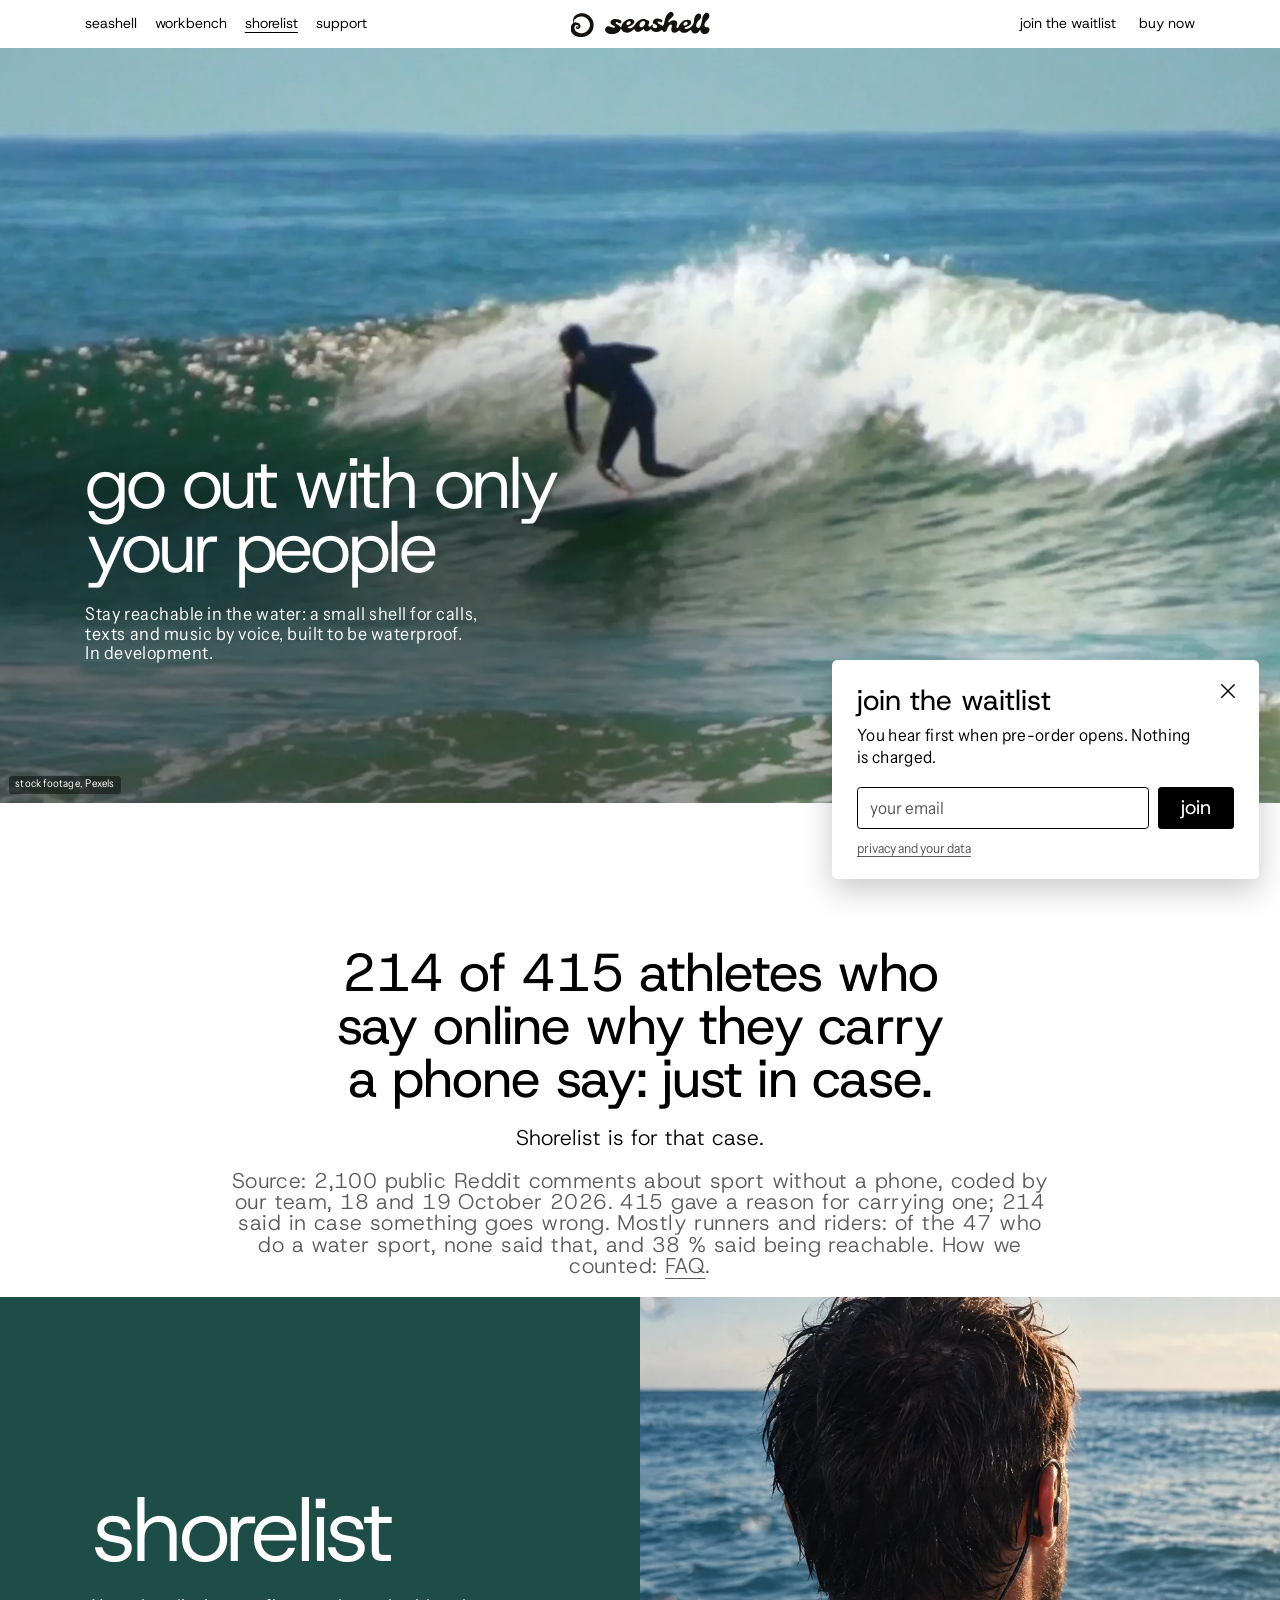
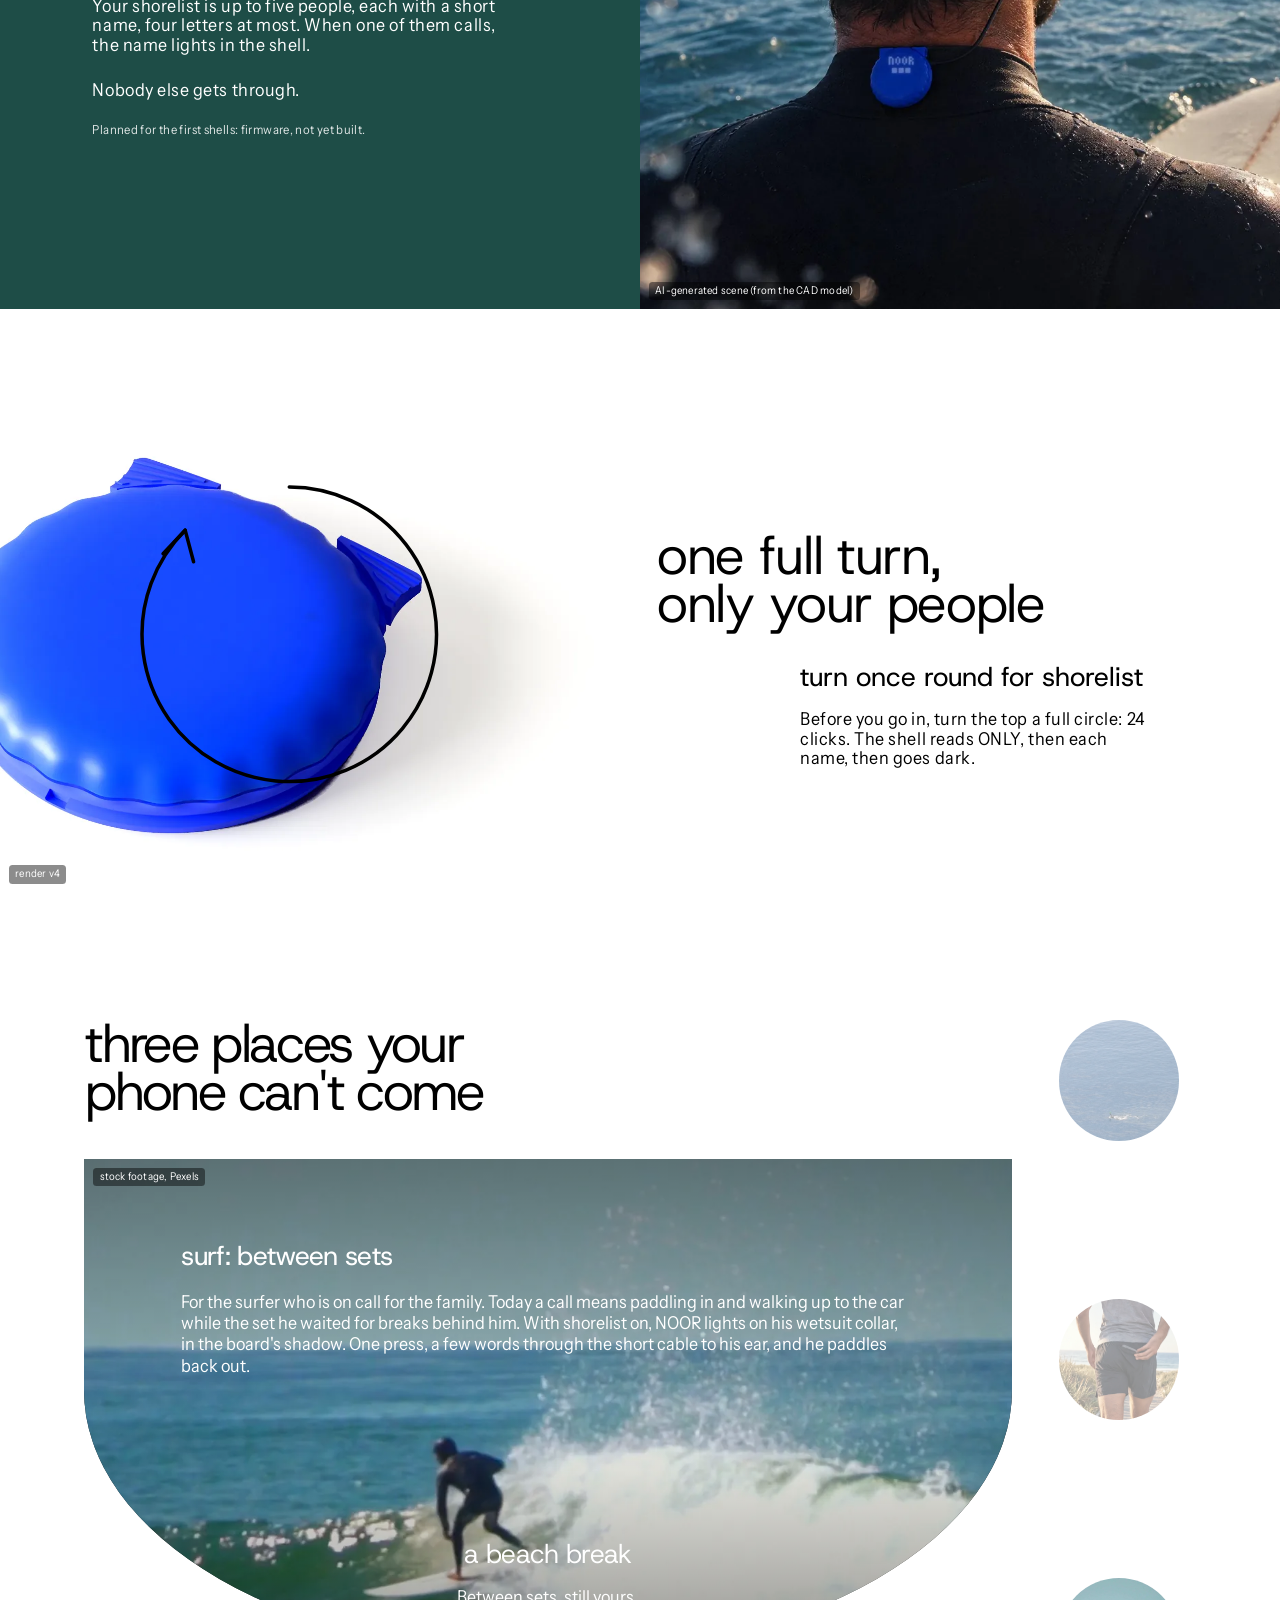
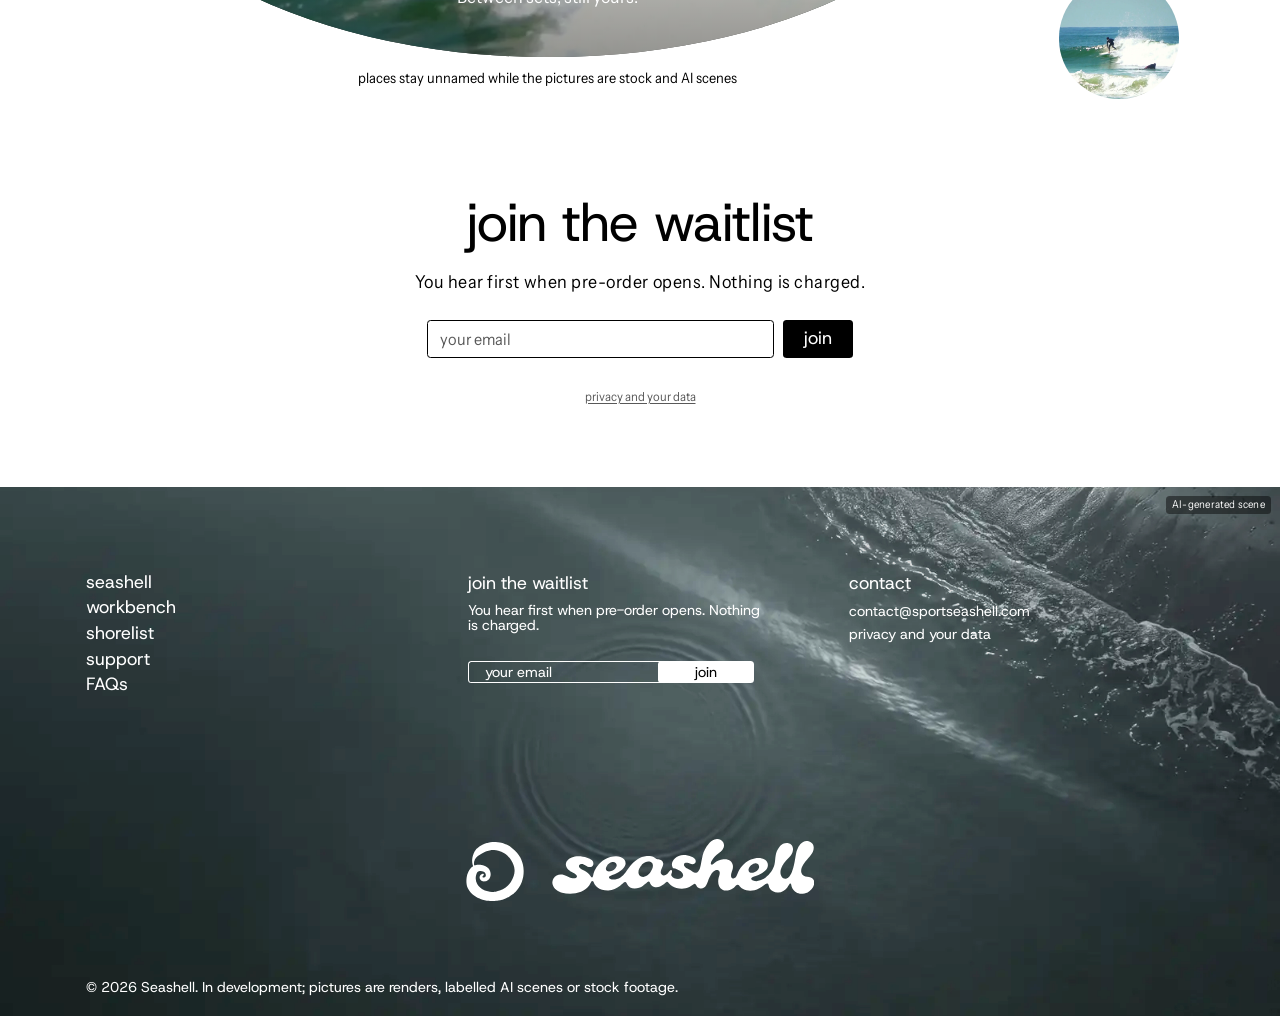
<file: shorelist.html>
<!doctype html>
<html lang="en">
<head>
<meta charset="utf-8">
<meta name="viewport" content="width=device-width, initial-scale=1">
<title>Seashell, shorelist</title>
<meta name="description" content="Shorelist: name up to five people, turn the shell once round before you go in, and only their calls get through. Everyone else stays on shore.">
<meta property="og:type" content="website">
<meta property="og:site_name" content="Seashell">
<meta property="og:url" content="http://sportseashell.com/shorelist.html">
<meta property="og:title" content="Seashell, shorelist">
<meta property="og:description" content="Shorelist: name up to five people, turn the shell once round before you go in, and only their calls get through. Everyone else stays on shore.">
<meta property="og:image" content="http://sportseashell.com/img/og.jpg">
<meta property="og:image:width" content="1200">
<meta property="og:image:height" content="630">
<meta property="og:image:alt" content="A surfer from behind, the Seashell on his wetsuit collar with NOOR lit in its dots (AI-generated scene from our CAD model)">
<meta name="twitter:card" content="summary_large_image">
<link rel="icon" href="brand/favicon.ico" sizes="16x16 32x32 48x48">
<link rel="icon" href="brand/favicon.svg" type="image/svg+xml">
<link rel="apple-touch-icon" href="brand/apple-touch-180.png">
<link rel="preconnect" href="https://fonts.googleapis.com">
<link rel="preconnect" href="https://fonts.gstatic.com" crossorigin>
<link rel="stylesheet" href="https://fonts.googleapis.com/css2?family=Host+Grotesk:wght@300..800&family=Instrument+Sans:ital,wdth,wght@0,75..100,400..700&display=swap">
<link rel="stylesheet" href="css/site.css">
<link rel="stylesheet" href="css/pages.css">
<script src="js/config.js"></script>
<script src="js/store.js"></script>
</head>
<body data-view="shorelist">
<div class="veil" aria-hidden="true"></div>
<a class="skip" href="#main">Skip to content</a>
<header class="hd">
  <nav class="nav" aria-label="Site">
    <a href="seashell.html" >seashell</a>
    <a href="workbench.html" >workbench</a>
    <a href="shorelist.html" aria-current="page">shorelist</a>
    <a href="support.html" >support</a>
  </nav>
  <a class="logo" href="index.html" aria-label="Seashell, home"><img src="brand/lockup.svg" alt="" width="156" height="28"></a>
  <a class="join" href="#waitlist" data-buy="join">join the waitlist</a>
  <a class="buy" href="#waitlist" data-buy="nav">buy now</a>
</header>
<div class="mh">
  <div class="mbar" aria-live="polite"><span>designed in Delft</span><span hidden>waitlist only, nothing charged</span></div>
  <div class="mhead">
    <button class="burger" type="button" aria-label="menu" aria-expanded="false" aria-controls="menu">
      <svg viewBox="0 0 24 18" aria-hidden="true"><path d="M1 1h22M1 9h22M1 17h22" stroke="currentColor" stroke-width="1.6" stroke-linecap="round"/></svg>
    </button>
    <a class="logo" href="index.html" aria-label="Seashell, home"><img src="brand/lockup.svg" alt="" width="156" height="28"></a>
    <a class="join" href="#waitlist" data-buy="join">join</a>
    <a class="buy" href="#waitlist" data-buy="nav">buy</a>
  </div>
</div>
<main id="main" class="site">
<section class="sec sl-hero" id="sl-hero" style="--sh:903; --mh:848">
  <div class="fill mfill pic dark"><img class="only-d" src="img/s-hero.webp" alt="A surfer rides a small clean wave, far out, no product in sight" width="1728" height="1080" fetchpriority="high"><img class="only-m" src="img/s-hero-m.webp" alt="The same wave, upright" width="800" height="1200"><span class="lab">stock footage, Pexels</span></div>
  <div class="a noh copy" style="--x:96; --y:507; --w:606">
    <h1 class="h80">go out with only your people</h1>
    <p class="b20 hook" style="margin-top:2.9rem"><span class="only-d">Stay reachable in the water: a small shell for calls, texts and music by voice, built to be waterproof. In development.</span><span class="only-m">Stay reachable in the water: a small shell for calls, texts and music by voice, built to be waterproof. In development.</span></p>
  </div>
</section>

<section class="sec only-m sl-title" id="sl-title" style="--mh:258">
  <h2>shorelist</h2>
  <h3>Your phone can't come. Your people can.</h3>
</section>

<section class="sec statement" id="sl-number" style="--sh:556; --mh:347">
  <div class="a noh only-d" style="--x:254; --y:161; --w:932">
    <h2>214 of 415 athletes who say online why they carry a phone say: just in case.</h2>
    <p>Shorelist is for that case.</p>
    <p class="small-src">Source: 2,100 public Reddit comments about sport without a phone, coded by our team, 18 and 19 October 2026. 415 gave a reason for carrying one; 214 said in case something goes wrong. Mostly runners and riders: of the 47 who do a water sport, none said that, and 38 % said being reachable. How we counted: <a class="u" href="faqs.html">FAQ</a>.</p>
  </div>
  <div class="sl-stat only-m">
    <img src="img/shade-on.webp" alt="The shell in open shade, a name lit" width="900" height="1125" loading="lazy"><span class="lab">render v4</span>
    <div class="txt"><h2>214 of 415 athletes who say online why they carry a phone say: just in case.</h2><p>Shorelist is for that case.</p></div>
  </div>
  <p class="small-src sl-src only-m">Source: 2,100 public Reddit comments about sport without a phone, coded by our team, 18 and 19 October 2026. 415 gave a reason for carrying one; 214 said in case something goes wrong. Mostly runners and riders: of the 47 who do a water sport, none said that, and 38 % said being reachable. How we counted: <a class="u" href="faqs.html">FAQ</a>.</p>
</section>

<section class="sec sl-band" id="sl-band" style="--sh:689; --mh:742">
  <div class="side only-d"><img src="img/sl-band.webp" alt="A surfer from behind in the sea, NOOR lit on the shell at his wetsuit collar" width="1000" height="957" loading="lazy"><span class="lab">AI-generated scene (from the CAD model)</span></div>
  <div class="a noh only-d" style="--x:104; --y:217; --w:468">
    <h2>shorelist</h2>
    <p>Your shorelist is up to five people, each with a short name, four letters at most. When one of them calls, the name lights in the shell.</p>
    <p>Nobody else gets through.</p>
    <p class="plan">Planned for the first shells: firmware, not yet built.</p>
  </div>
  <div class="sl-ritual only-m" style="background:var(--white); color:var(--black); min-height:inherit">
    <p>Your shorelist is up to five people, each with a short name, four letters at most. When one of them calls, the name lights in the shell.</p>
    <p class="k" style="padding:0 1.77rem; margin-top:1.2rem">Planned for the first shells: firmware, not yet built.</p>
    <div class="m-pic" style="height:52.7rem; margin-top:2.4rem"><img src="img/w-cable.webp" alt="The shell on a goggle strap" width="1250" height="1250" loading="lazy"><span class="lab">render v4, true scale</span></div>
  </div>
</section>

<section class="sec mech" id="sl-turn" style="--sh:656; --mh:261">
  <div class="a turn-pic only-d" style="--x:-100; --y:100; --w:800; --h:556"><img src="img/s-turn.webp" alt="The shell from three quarters, the top plain" width="1400" height="1176" loading="lazy"><span class="lab" style="left:11rem">render v4</span></div>
  <div class="turn only-d" style="left:15.5rem; top:19.6rem; width:34rem; height:34rem" aria-hidden="true">
    <span class="ring"></span><span class="ring"></span>
    <svg viewBox="0 0 100 100"><path d="M50 8a42 42 0 1 1-29.7 12.3" fill="none" stroke="#000" stroke-width="1" stroke-linecap="round"/><path d="M14 27l6.3-6.7 2.4 9" fill="none" stroke="#000" stroke-width="1" stroke-linecap="round" stroke-linejoin="round"/></svg>
  </div>
  <h2 class="a noh only-d" style="--x:739; --y:251; --w:606">one full turn, only your people</h2>
  <div class="a noh m-night" style="--x:900; --y:397; --w:389; --mp:5.7rem 1.77rem 4rem; min-height:inherit">
    <h3>turn once round for shorelist</h3>
    <p><span class="only-d">Before you go in, turn the top a full circle: 24 clicks. The shell reads ONLY, then each name, then goes dark.</span><span class="only-m">Turn the top a full circle before you go in. The shell reads ONLY, then each name.</span></p>
  </div>
</section>

<section class="sec places" id="sl-places" style="--sh:924; --mh:698">
  <h2 class="a noh h60l only-d" style="--x:96; --y:144; --w:820; letter-spacing:-0.05em">three places your phone can't come</h2>
  <div class="a pill only-d" style="--x:95; --y:300; --w:1043; --h:560" data-tabs>
    <div class="tab is-on" data-tab="surf"><img src="img/place-surf-w.webp" alt="" width="1600" height="728" loading="lazy"><span class="lab top">stock footage, Pexels</span></div>
    <div class="tab" data-tab="swim" style="position:absolute; inset:0"><img src="img/place-swim-w.webp" alt="" width="1600" height="728" loading="lazy"><span class="lab top">stock footage, Pexels</span></div>
    <div class="tab" data-tab="run" style="position:absolute; inset:0"><img src="img/place-run-w.webp" alt="" width="1600" height="728" loading="lazy"><span class="lab top">AI-generated scene</span></div>
    <div class="txt">
      <div class="tab is-on" data-tab="surf"><h3>surf: between sets</h3><p>For the surfer who is on call for the family. Today a call means paddling in and walking up to the car while the set he waited for breaks behind him. With shorelist on, NOOR lights on his wetsuit collar, in the board's shadow. One press, a few words through the short cable to his ear, and he paddles back out.</p></div>
      <div class="tab" data-tab="swim" style="position:absolute; inset:0"><h3>swim: the far buoy</h3><p>For the swimmer whose phone waits on the towel, lighting up for everyone while she can answer no one. With shorelist on, the shell sits on her goggle strap and only TEO's call comes through, as a ring in her swim earbud. She treads water, presses once, talks, and swims on.</p></div>
      <div class="tab" data-tab="run" style="position:absolute; inset:0"><h3>run: kilometre nine</h3><p>For the runner whose phone fights him from a pocket it barely fits. With shorelist on, the phone stays face down on the hall table and the shell rides on his wrist. JO calls; he slows, presses once, talks, and picks the pace back up.</p></div>
    </div>
    <p class="place-name"><span class="tab is-on" data-tab="surf">a beach break</span><span class="tab" data-tab="swim" style="position:absolute; left:0; right:0">a sea entry at sunrise</span><span class="tab" data-tab="run" style="position:absolute; left:0; right:0">a coast path</span></p>
    <p class="sign"><span class="tab is-on" data-tab="surf">Between sets, still yours.</span><span class="tab" data-tab="swim" style="position:absolute; left:0; right:0">The towel stays empty.</span><span class="tab" data-tab="run" style="position:absolute; left:0; right:0">Arms free, run light.</span></p>
  </div>
  <div class="thumbs only-d a" style="--x:1191; --y:144; --w:136; --h:600">
    <button type="button" class="thumb" data-tab-for="swim" aria-pressed="false"><img src="img/place-swim.webp" alt="swim" width="900" height="1350" loading="lazy"></button>
    <button type="button" class="thumb" data-tab-for="run" aria-pressed="false"><img src="img/place-run.webp" alt="run" width="900" height="1350" loading="lazy"></button>
    <button type="button" class="thumb" data-tab-for="surf" aria-pressed="true"><img src="img/place-surf.webp" alt="surf" width="900" height="1350" loading="lazy"></button>
  </div>
  <div class="m-tab only-m" data-tabs>
    <div class="tab is-on" data-tab="surf"><img src="img/place-surf.webp" alt="" width="900" height="1350" loading="lazy"><span class="lab">stock footage, Pexels</span></div>
    <div class="tab" data-tab="swim" style="position:absolute; inset:0"><img src="img/place-swim.webp" alt="" width="900" height="1350" loading="lazy"><span class="lab">stock footage, Pexels</span></div>
    <div class="tab" data-tab="run" style="position:absolute; inset:0"><img src="img/place-run.webp" alt="" width="900" height="1350" loading="lazy"><span class="lab">AI-generated scene</span></div>
    <div class="txt">
      <div class="tab is-on" data-tab="surf"><h3>surf: between sets</h3><p>For the surfer who is on call for the family. With shorelist on, NOOR lights on his wetsuit collar, in the board's shadow. One press, a few words, and he paddles back out.</p></div>
      <div class="tab" data-tab="swim" style="position:absolute; inset:0"><h3>swim: the far buoy</h3><p>For the swimmer whose phone waits on the towel. With shorelist on, only TEO's call comes through, as a ring in her swim earbud. She presses once, talks, and swims on.</p></div>
      <div class="tab" data-tab="run" style="position:absolute; inset:0"><h3>run: kilometre nine</h3><p>For the runner whose phone fights him from a pocket it barely fits. With shorelist on, the phone stays at home. JO calls; he presses once, talks, and picks the pace back up.</p></div>
    </div>
    <p class="place-name"><span class="tab is-on" data-tab="surf">a beach break</span><span class="tab" data-tab="swim" style="position:absolute; left:0; right:0">a sea entry at sunrise</span><span class="tab" data-tab="run" style="position:absolute; left:0; right:0">a coast path</span></p>
  </div>
  <div class="dots only-m">
    <button type="button" data-tab-for="surf" aria-pressed="true" aria-label="surf"><img src="img/place-surf.webp" alt="" width="900" height="1350" loading="lazy"></button>
    <button type="button" data-tab-for="swim" aria-pressed="false" aria-label="swim"><img src="img/place-swim.webp" alt="" width="900" height="1350" loading="lazy"></button>
    <button type="button" data-tab-for="run" aria-pressed="false" aria-label="run"><img src="img/place-run.webp" alt="" width="900" height="1350" loading="lazy"></button>
  </div>
  <p class="sign-m only-m" data-tabs><span class="tab is-on" data-tab="surf">Between sets, still yours.</span><span class="tab" data-tab="swim" style="display:none">The towel stays empty.</span><span class="tab" data-tab="run" style="display:none">Arms free, run light.</span></p>
  <p class="a pill-cap only-d" style="--x:95; --y:875; --w:1043; --h:20">places stay unnamed while the pictures are stock and AI scenes</p>
</section>

<section class="sec sl-join" id="sl-join" style="--sh:420; --mh:380">
  <h2>join the waitlist</h2>
  <p class="line">You hear first when pre-order opens. Nothing is charged.</p>
  <form class="join-form" method="post" novalidate>
    <label class="sr" for="join-email">your email</label>
    <input id="join-email" name="email" type="email" autocomplete="email" inputmode="email" placeholder="your email" required aria-describedby="join-msg">
    <p class="hp" aria-hidden="true"><label for="join-website">Leave this empty</label><input id="join-website" name="website" type="text" tabindex="-1" autocomplete="off"></p>
    <button type="submit" class="btn-buy">join</button>
  </form>
  <p class="msg" id="join-msg" role="status" aria-live="polite"></p>
  <p class="pv"><a href="#yourdata" data-yourdata>privacy and your data</a></p>
</section>
</main>
<footer class="ft ">
  <img class="bg" src="img/footer.webp" alt="" loading="lazy" width="1600" height="1067">
  <div class="shade"></div>
  <span class="lab top right">AI-generated scene</span>
  <nav class="links" aria-label="Footer">
    <a href="seashell.html">seashell</a>
    <a href="workbench.html">workbench</a>
    <a href="shorelist.html">shorelist</a>
    <a href="support.html">support</a>
    <a href="faqs.html">FAQs</a>
  </nav>
  <div class="col2">
    <h2>join the waitlist</h2>
    <p class="line">You hear first when pre-order opens. Nothing is charged.</p>
    <form class="ft-form" method="post" novalidate>
      <label class="sr" for="ft-email">your email</label>
      <input id="ft-email" name="email" type="email" autocomplete="email" inputmode="email" placeholder="your email" required>
      <p class="hp" aria-hidden="true"><label for="ft-website">Leave this empty</label><input id="ft-website" name="website" type="text" tabindex="-1" autocomplete="off"></p>
      <button type="submit">join</button>
    </form>
    <p class="msg" role="status" aria-live="polite"></p>
  </div>
  <div class="col3">
    <h2>contact</h2>
    <div class="legal">
      <a class="only-d" href="mailto:contact@sportseashell.com">contact@sportseashell.com</a>
      <a href="#yourdata" data-yourdata>privacy and your data</a>
    </div>
  </div>
  <a class="lock" href="index.html" aria-label="Seashell, home"><img src="brand/lockup-white.svg" alt="" width="391" height="70" loading="lazy"></a>
  <small>© 2026 Seashell. In development; pictures are renders, labelled AI scenes or stock footage.</small>
</footer>
<div class="menu" id="menu" role="dialog" aria-modal="true" aria-label="menu" hidden>
  <div class="back" data-menu-close></div>
  <div class="panel">
    <button class="close" type="button" aria-label="close" data-menu-close>
      <svg viewBox="0 0 22 22" aria-hidden="true"><path d="M2 2l18 18M20 2L2 20" stroke="currentColor" stroke-width="1.5" stroke-linecap="round"/></svg>
    </button>
    <ul>
      <li><a href="seashell.html">seashell</a></li>
      <li><a href="workbench.html">workbench</a></li>
      <li><a href="shorelist.html">shorelist</a></li>
      <li><a href="journal/index.html">journal</a></li>
      <li><a href="support.html">support</a></li>
      <li><a href="#waitlist" data-buy="menu">join the waitlist</a></li>
    </ul>
  </div>
</div>
<dialog class="box" id="waitlist" aria-labelledby="soon-title">
  <div class="in">
    <div class="top">
      <h2 class="h32" id="soon-title">join the waitlist</h2>
      <button class="x" type="button" data-close aria-label="close"><svg viewBox="0 0 18 18" aria-hidden="true"><path d="M2 2l14 14M16 2L2 16" stroke="currentColor" stroke-width="1.6" stroke-linecap="round"/></svg></button>
    </div>
    <p class="lead b18">You hear first when pre-order opens. Nothing is charged.</p>
    <form id="waitlist-form" method="post" novalidate>
      <label class="sr" for="email">your email</label>
      <div class="row">
        <input class="field" id="email" name="email" type="email" autocomplete="email" inputmode="email" required aria-describedby="waitlist-msg" placeholder="your email">
        <button class="btn-buy" type="submit">join</button>
      </div>
      <p class="hp" aria-hidden="true"><label for="website">Leave this empty</label><input id="website" name="website" type="text" tabindex="-1" autocomplete="off"></p>
      <p class="msg" id="waitlist-msg" role="status" aria-live="polite"></p>
    </form>
    <noscript><p class="b16">The waitlist form needs JavaScript. Turn it on and reload this page to join.</p></noscript>
    <p class="pv"><a href="#yourdata" data-yourdata>privacy and your data</a></p>
    <div class="done">
      <h3 class="h24" tabindex="-1">You're on the list.</h3>
      <p class="b18">We write when pre-order opens. Until then, nothing.</p>
    </div>
  </div>
</dialog>
<dialog class="box" id="yourdata" aria-labelledby="yd-title">
  <div class="in">
    <div class="top">
      <h2 class="h32" id="yd-title">your data</h2>
      <button class="x" type="button" data-close aria-label="close"><svg viewBox="0 0 18 18" aria-hidden="true"><path d="M2 2l14 14M16 2L2 16" stroke="currentColor" stroke-width="1.6" stroke-linecap="round"/></svg></button>
    </div>
    <p class="b18">Pau Adell and William Roskaer (Seashell, TU Delft) store your email, the time, your browser and the page you came from, only to send launch news. Nothing is charged or sold.</p>
    <p class="b18">To see or delete your data, write to <a href="mailto:contact@sportseashell.com">contact@sportseashell.com</a>.</p>
    <p class="consent">Page views, how far you scroll, how long the page stays open, your clicks on the sport tabs and the waitlist, and whether the email box had text when you closed it, are counted without your name and without cookies, in our database (Supabase): the page, the link you came from and its campaign tags, your browser, its language and window size, and a random number for this visit. The fonts load from Google Fonts.</p>
  </div>
</dialog>
<a class="float-join" href="#waitlist" data-buy="float" hidden>join the waitlist</a>
<aside class="sheet" id="sheet" hidden aria-label="join the waitlist">
  <div class="in">
    <button class="x" type="button" data-sheet-close aria-label="close"><svg viewBox="0 0 18 18" aria-hidden="true"><path d="M2 2l14 14M16 2L2 16" stroke="currentColor" stroke-width="1.6" stroke-linecap="round"/></svg></button>
    <p class="t">join the waitlist</p>
    <p class="s">You hear first when pre-order opens. Nothing is charged.</p>
    <form class="sheet-form" method="post" novalidate><label class="sr" for="sheet-email">your email</label><input id="sheet-email" name="email" type="email" autocomplete="email" inputmode="email" placeholder="your email" required aria-describedby="sheet-msg"><p class="hp" aria-hidden="true"><label for="sheet-website">Leave this empty</label><input id="sheet-website" name="website" type="text" tabindex="-1" autocomplete="off"></p><button type="submit" class="btn-buy">join</button></form>
    <p class="msg" id="sheet-msg" role="status" aria-live="polite"></p>
    <p class="pv"><a href="#yourdata" data-yourdata>privacy and your data</a></p>
  </div>
</aside>
<script src="js/main.js"></script>
</body>
</html>
</file>
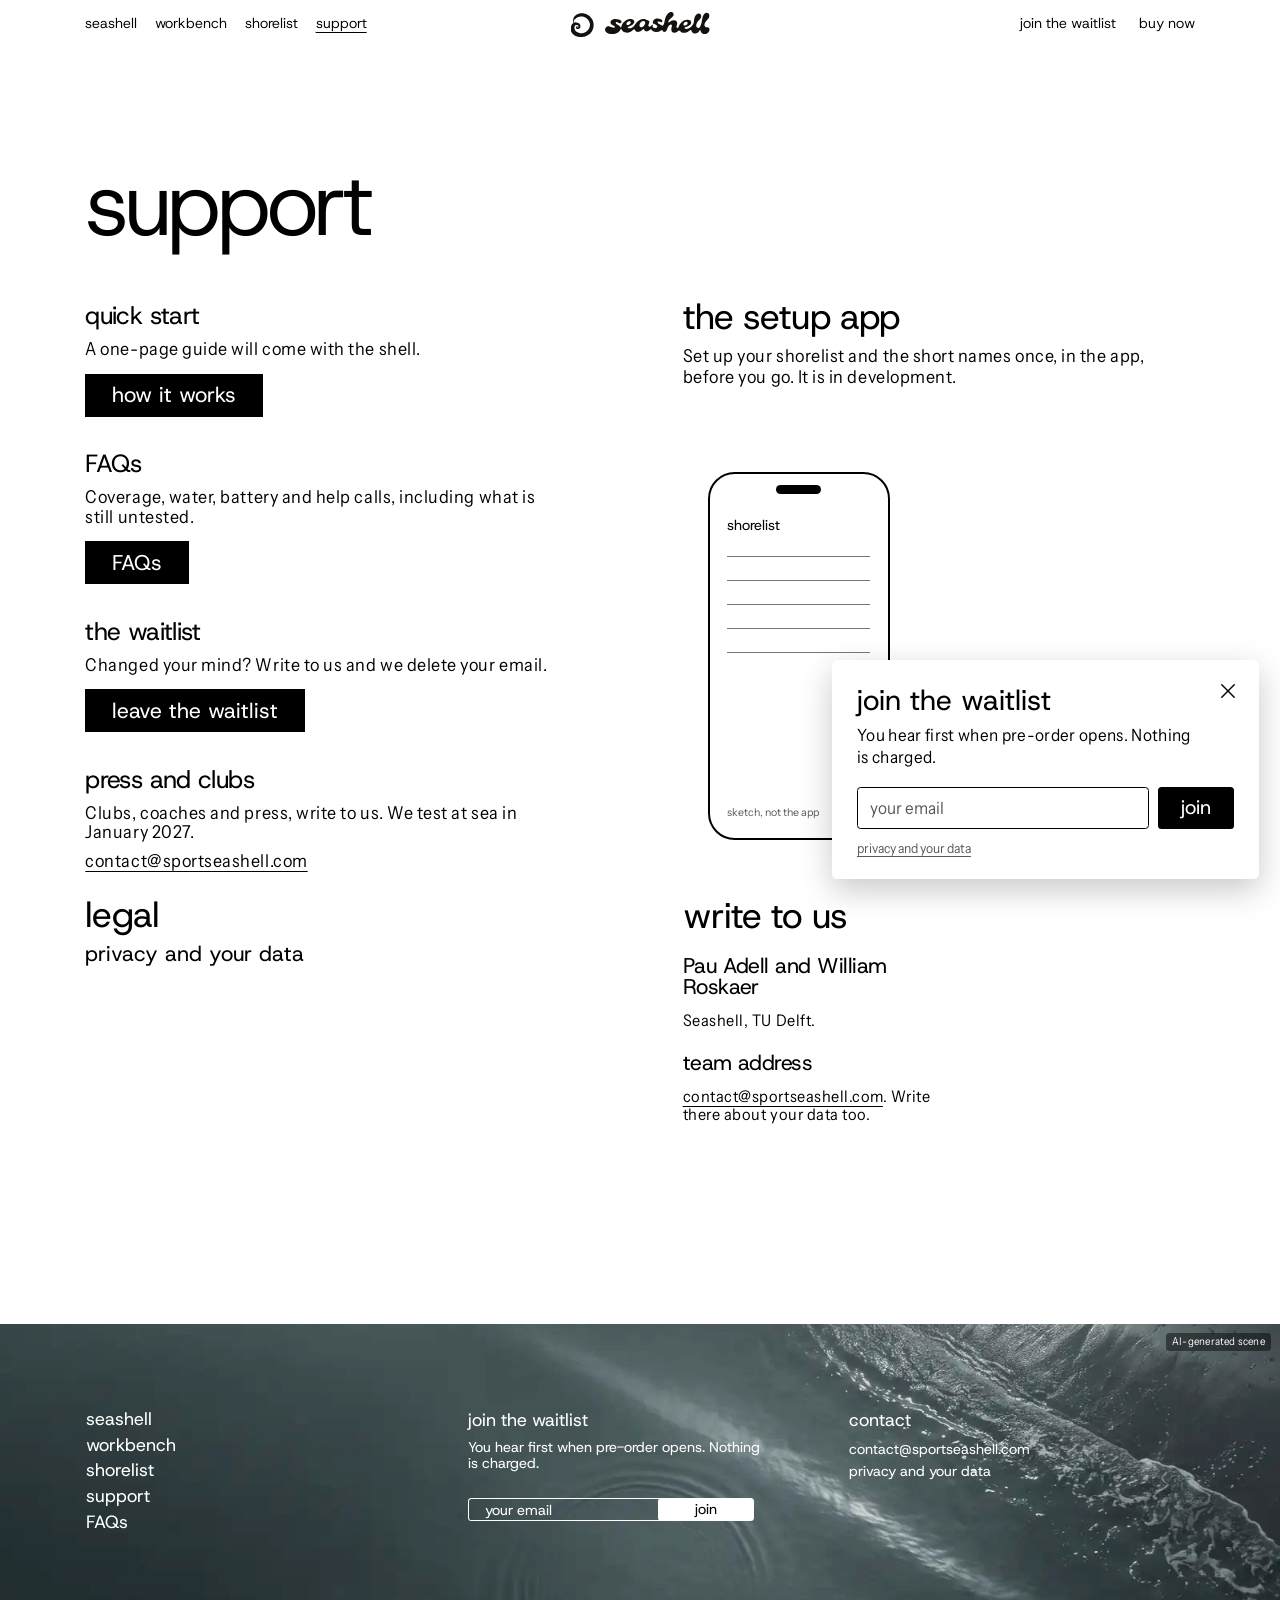
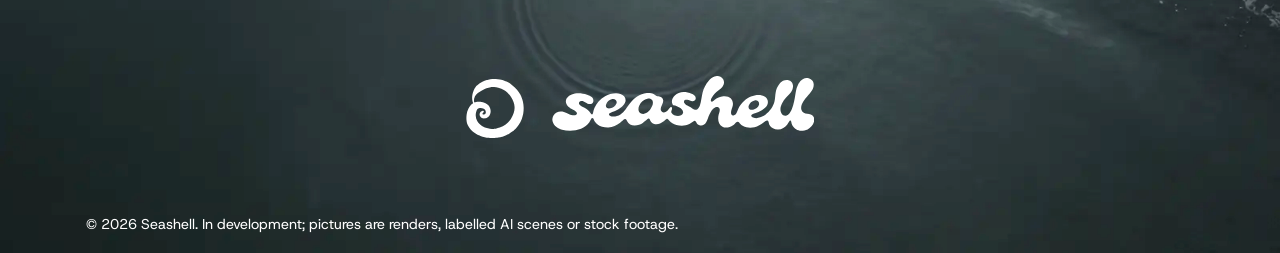
<file: support.html>
<!doctype html>
<html lang="en">
<head>
<meta charset="utf-8">
<meta name="viewport" content="width=device-width, initial-scale=1">
<title>Seashell, support</title>
<meta name="description" content="The setup app, a quick start, the FAQs, the waitlist, press and clubs, legal, and how to write to the team.">
<meta property="og:type" content="website">
<meta property="og:site_name" content="Seashell">
<meta property="og:url" content="http://sportseashell.com/support.html">
<meta property="og:title" content="Seashell, support">
<meta property="og:description" content="The setup app, a quick start, the FAQs, the waitlist, press and clubs, legal, and how to write to the team.">
<meta property="og:image" content="http://sportseashell.com/img/og.jpg">
<meta property="og:image:width" content="1200">
<meta property="og:image:height" content="630">
<meta property="og:image:alt" content="A surfer from behind, the Seashell on his wetsuit collar with NOOR lit in its dots (AI-generated scene from our CAD model)">
<meta name="twitter:card" content="summary_large_image">
<link rel="icon" href="brand/favicon.ico" sizes="16x16 32x32 48x48">
<link rel="icon" href="brand/favicon.svg" type="image/svg+xml">
<link rel="apple-touch-icon" href="brand/apple-touch-180.png">
<link rel="preconnect" href="https://fonts.googleapis.com">
<link rel="preconnect" href="https://fonts.gstatic.com" crossorigin>
<link rel="stylesheet" href="https://fonts.googleapis.com/css2?family=Host+Grotesk:wght@300..800&family=Instrument+Sans:ital,wdth,wght@0,75..100,400..700&display=swap">
<link rel="stylesheet" href="css/site.css">
<link rel="stylesheet" href="css/pages.css">
<script src="js/config.js"></script>
<script src="js/store.js"></script>
</head>
<body data-view="support">
<div class="veil" aria-hidden="true"></div>
<a class="skip" href="#main">Skip to content</a>
<header class="hd">
  <nav class="nav" aria-label="Site">
    <a href="seashell.html" >seashell</a>
    <a href="workbench.html" >workbench</a>
    <a href="shorelist.html" >shorelist</a>
    <a href="support.html" aria-current="page">support</a>
  </nav>
  <a class="logo" href="index.html" aria-label="Seashell, home"><img src="brand/lockup.svg" alt="" width="156" height="28"></a>
  <a class="join" href="#waitlist" data-buy="join">join the waitlist</a>
  <a class="buy" href="#waitlist" data-buy="nav">buy now</a>
</header>
<div class="mh">
  <div class="mbar" aria-live="polite"><span>designed in Delft</span><span hidden>waitlist only, nothing charged</span></div>
  <div class="mhead">
    <button class="burger" type="button" aria-label="menu" aria-expanded="false" aria-controls="menu">
      <svg viewBox="0 0 24 18" aria-hidden="true"><path d="M1 1h22M1 9h22M1 17h22" stroke="currentColor" stroke-width="1.6" stroke-linecap="round"/></svg>
    </button>
    <a class="logo" href="index.html" aria-label="Seashell, home"><img src="brand/lockup.svg" alt="" width="156" height="28"></a>
    <a class="join" href="#waitlist" data-buy="join">join</a>
    <a class="buy" href="#waitlist" data-buy="nav">buy</a>
  </div>
</div>
<main id="main" class="site">
<section class="sec only-d" id="su-title" style="--sh:304">
  <h1 class="a noh h100" style="--x:96; --y:185; --w:600">support</h1>
</section>

<section class="sec" id="su-main" style="--sh:683; --mh:1601">
  <div class="app-block">
    <div class="a noh" style="--x:768; --y:32; --w:567">
      <h3>the setup app</h3>
      <p>Set up your shorelist and the short names once, in the app, before you go. It is in development.</p>
      <p class="only-m">Music goes on by cable, in the charging cradle.</p>
      <p class="k only-m">coming with the first shells</p>
    </div>
    <div class="a phone-sketch" style="--x:796; --y:227; --w:205; --h:414" aria-label="a sketch of the app's shorelist screen"><b>shorelist</b><i></i><i></i><i></i><i></i><i></i><small>sketch, not the app</small></div>
  </div>
  <div class="sup-blocks a noh" style="--x:96; --y:38; --w:576">
    <div><h3>quick start</h3><p>A one-page guide will come with the shell.</p><a class="btn-fill" href="workbench.html#wb-moves">how it works</a></div>
    <div><h3>FAQs</h3><p>Coverage, water, battery and help calls, including what is still untested.</p><a class="btn-fill" href="faqs.html">FAQs</a></div>
    <div><h3>the waitlist</h3><p>Changed your mind? Write to us and we delete your email.</p><a class="btn-fill" href="#yourdata" data-yourdata>leave the waitlist</a></div>
    <div><h3>press and clubs</h3><p>Clubs, coaches and press, write to us. We test at sea in January 2027.</p><a class="mail" href="mailto:contact@sportseashell.com">contact@sportseashell.com</a></div>
  </div>
</section>

<section class="sec" id="legal" style="--sh:503; --mh:438">
  <div class="a noh contact-col" style="--x:768; --y:23; --w:296">
    <h3>write to us</h3>
    <h4 class="only-d">Pau Adell and William Roskaer</h4>
    <p class="only-d">Seashell, TU Delft.</p>
    <h4 class="only-d">team address</h4>
    <p class="only-d"><a class="u" href="mailto:contact@sportseashell.com">contact@sportseashell.com</a>. Write there about your data too.</p>
    <p class="only-m">Pau and William, TU Delft: <a class="u" href="mailto:contact@sportseashell.com">contact@sportseashell.com</a></p>
  </div>
  <div class="a noh legal-col" style="--x:96; --y:22; --w:576">
    <h3>legal</h3>
    <div class="legal-links">
      <button type="button" data-yourdata>privacy and your data</button>
    </div>
  </div>
</section>
</main>
<footer class="ft ">
  <img class="bg" src="img/footer.webp" alt="" loading="lazy" width="1600" height="1067">
  <div class="shade"></div>
  <span class="lab top right">AI-generated scene</span>
  <nav class="links" aria-label="Footer">
    <a href="seashell.html">seashell</a>
    <a href="workbench.html">workbench</a>
    <a href="shorelist.html">shorelist</a>
    <a href="support.html">support</a>
    <a href="faqs.html">FAQs</a>
  </nav>
  <div class="col2">
    <h2>join the waitlist</h2>
    <p class="line">You hear first when pre-order opens. Nothing is charged.</p>
    <form class="ft-form" method="post" novalidate>
      <label class="sr" for="ft-email">your email</label>
      <input id="ft-email" name="email" type="email" autocomplete="email" inputmode="email" placeholder="your email" required>
      <p class="hp" aria-hidden="true"><label for="ft-website">Leave this empty</label><input id="ft-website" name="website" type="text" tabindex="-1" autocomplete="off"></p>
      <button type="submit">join</button>
    </form>
    <p class="msg" role="status" aria-live="polite"></p>
  </div>
  <div class="col3">
    <h2>contact</h2>
    <div class="legal">
      <a class="only-d" href="mailto:contact@sportseashell.com">contact@sportseashell.com</a>
      <a href="#yourdata" data-yourdata>privacy and your data</a>
    </div>
  </div>
  <a class="lock" href="index.html" aria-label="Seashell, home"><img src="brand/lockup-white.svg" alt="" width="391" height="70" loading="lazy"></a>
  <small>© 2026 Seashell. In development; pictures are renders, labelled AI scenes or stock footage.</small>
</footer>
<div class="menu" id="menu" role="dialog" aria-modal="true" aria-label="menu" hidden>
  <div class="back" data-menu-close></div>
  <div class="panel">
    <button class="close" type="button" aria-label="close" data-menu-close>
      <svg viewBox="0 0 22 22" aria-hidden="true"><path d="M2 2l18 18M20 2L2 20" stroke="currentColor" stroke-width="1.5" stroke-linecap="round"/></svg>
    </button>
    <ul>
      <li><a href="seashell.html">seashell</a></li>
      <li><a href="workbench.html">workbench</a></li>
      <li><a href="shorelist.html">shorelist</a></li>
      <li><a href="journal/index.html">journal</a></li>
      <li><a href="support.html">support</a></li>
      <li><a href="#waitlist" data-buy="menu">join the waitlist</a></li>
    </ul>
  </div>
</div>
<dialog class="box" id="waitlist" aria-labelledby="soon-title">
  <div class="in">
    <div class="top">
      <h2 class="h32" id="soon-title">join the waitlist</h2>
      <button class="x" type="button" data-close aria-label="close"><svg viewBox="0 0 18 18" aria-hidden="true"><path d="M2 2l14 14M16 2L2 16" stroke="currentColor" stroke-width="1.6" stroke-linecap="round"/></svg></button>
    </div>
    <p class="lead b18">You hear first when pre-order opens. Nothing is charged.</p>
    <form id="waitlist-form" method="post" novalidate>
      <label class="sr" for="email">your email</label>
      <div class="row">
        <input class="field" id="email" name="email" type="email" autocomplete="email" inputmode="email" required aria-describedby="waitlist-msg" placeholder="your email">
        <button class="btn-buy" type="submit">join</button>
      </div>
      <p class="hp" aria-hidden="true"><label for="website">Leave this empty</label><input id="website" name="website" type="text" tabindex="-1" autocomplete="off"></p>
      <p class="msg" id="waitlist-msg" role="status" aria-live="polite"></p>
    </form>
    <noscript><p class="b16">The waitlist form needs JavaScript. Turn it on and reload this page to join.</p></noscript>
    <p class="pv"><a href="#yourdata" data-yourdata>privacy and your data</a></p>
    <div class="done">
      <h3 class="h24" tabindex="-1">You're on the list.</h3>
      <p class="b18">We write when pre-order opens. Until then, nothing.</p>
    </div>
  </div>
</dialog>
<dialog class="box" id="yourdata" aria-labelledby="yd-title">
  <div class="in">
    <div class="top">
      <h2 class="h32" id="yd-title">your data</h2>
      <button class="x" type="button" data-close aria-label="close"><svg viewBox="0 0 18 18" aria-hidden="true"><path d="M2 2l14 14M16 2L2 16" stroke="currentColor" stroke-width="1.6" stroke-linecap="round"/></svg></button>
    </div>
    <p class="b18">Pau Adell and William Roskaer (Seashell, TU Delft) store your email, the time, your browser and the page you came from, only to send launch news. Nothing is charged or sold.</p>
    <p class="b18">To see or delete your data, write to <a href="mailto:contact@sportseashell.com">contact@sportseashell.com</a>.</p>
    <p class="consent">Page views, how far you scroll, how long the page stays open, your clicks on the sport tabs and the waitlist, and whether the email box had text when you closed it, are counted without your name and without cookies, in our database (Supabase): the page, the link you came from and its campaign tags, your browser, its language and window size, and a random number for this visit. The fonts load from Google Fonts.</p>
  </div>
</dialog>
<a class="float-join" href="#waitlist" data-buy="float" hidden>join the waitlist</a>
<aside class="sheet" id="sheet" hidden aria-label="join the waitlist">
  <div class="in">
    <button class="x" type="button" data-sheet-close aria-label="close"><svg viewBox="0 0 18 18" aria-hidden="true"><path d="M2 2l14 14M16 2L2 16" stroke="currentColor" stroke-width="1.6" stroke-linecap="round"/></svg></button>
    <p class="t">join the waitlist</p>
    <p class="s">You hear first when pre-order opens. Nothing is charged.</p>
    <form class="sheet-form" method="post" novalidate><label class="sr" for="sheet-email">your email</label><input id="sheet-email" name="email" type="email" autocomplete="email" inputmode="email" placeholder="your email" required aria-describedby="sheet-msg"><p class="hp" aria-hidden="true"><label for="sheet-website">Leave this empty</label><input id="sheet-website" name="website" type="text" tabindex="-1" autocomplete="off"></p><button type="submit" class="btn-buy">join</button></form>
    <p class="msg" id="sheet-msg" role="status" aria-live="polite"></p>
    <p class="pv"><a href="#yourdata" data-yourdata>privacy and your data</a></p>
  </div>
</aside>
<script src="js/main.js"></script>
</body>
</html>
</file>
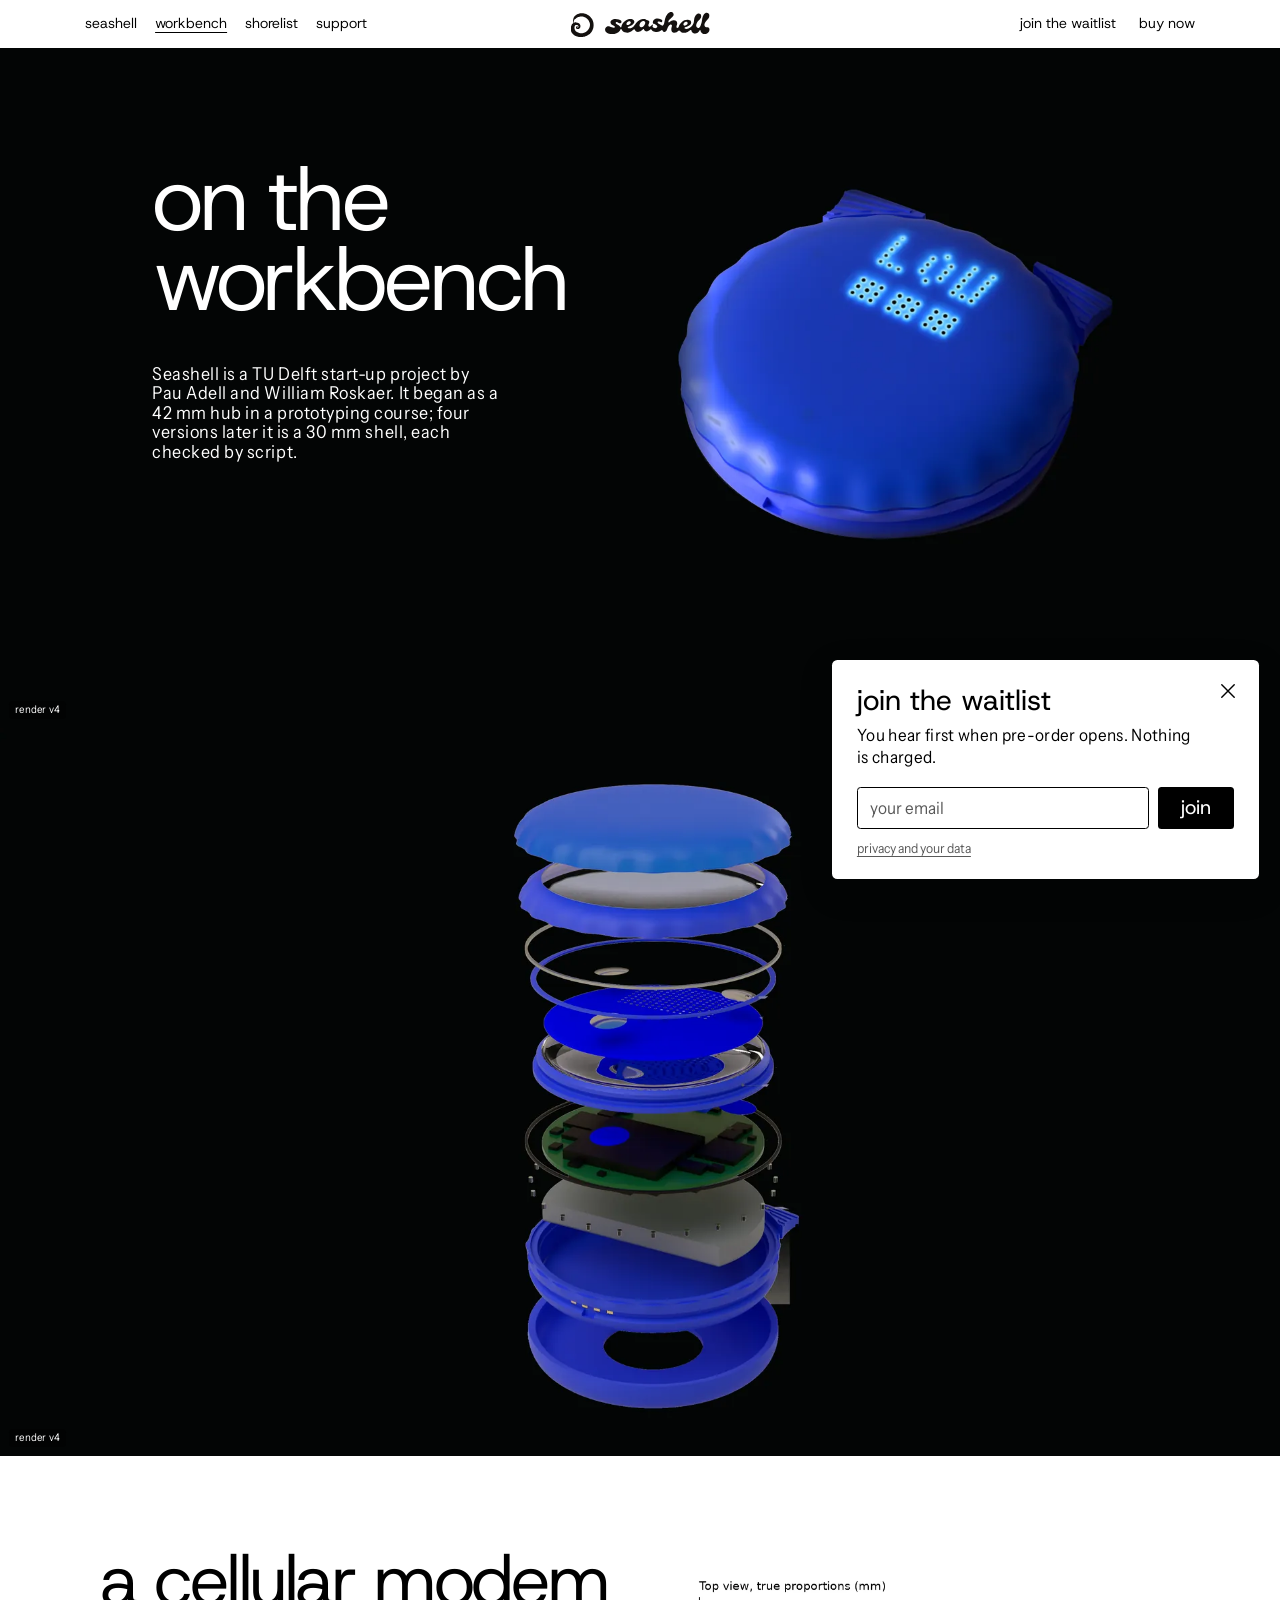
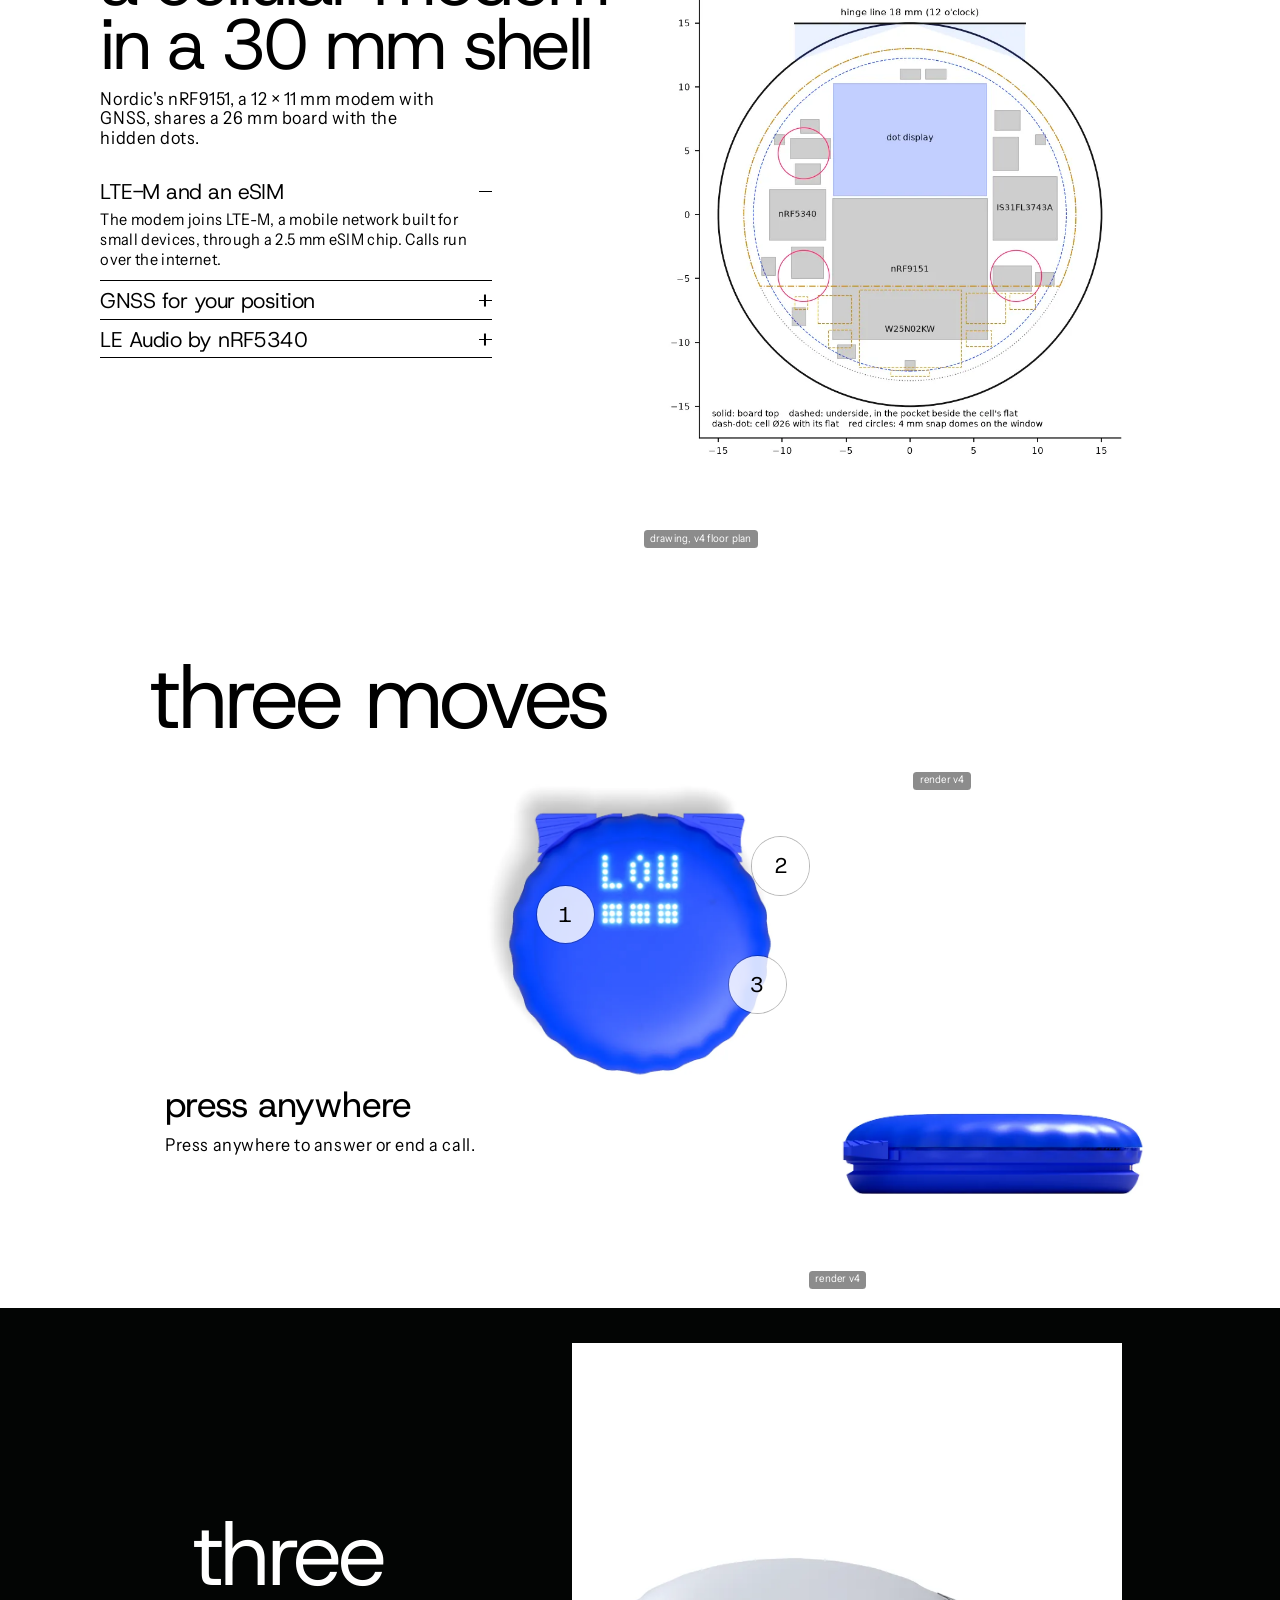
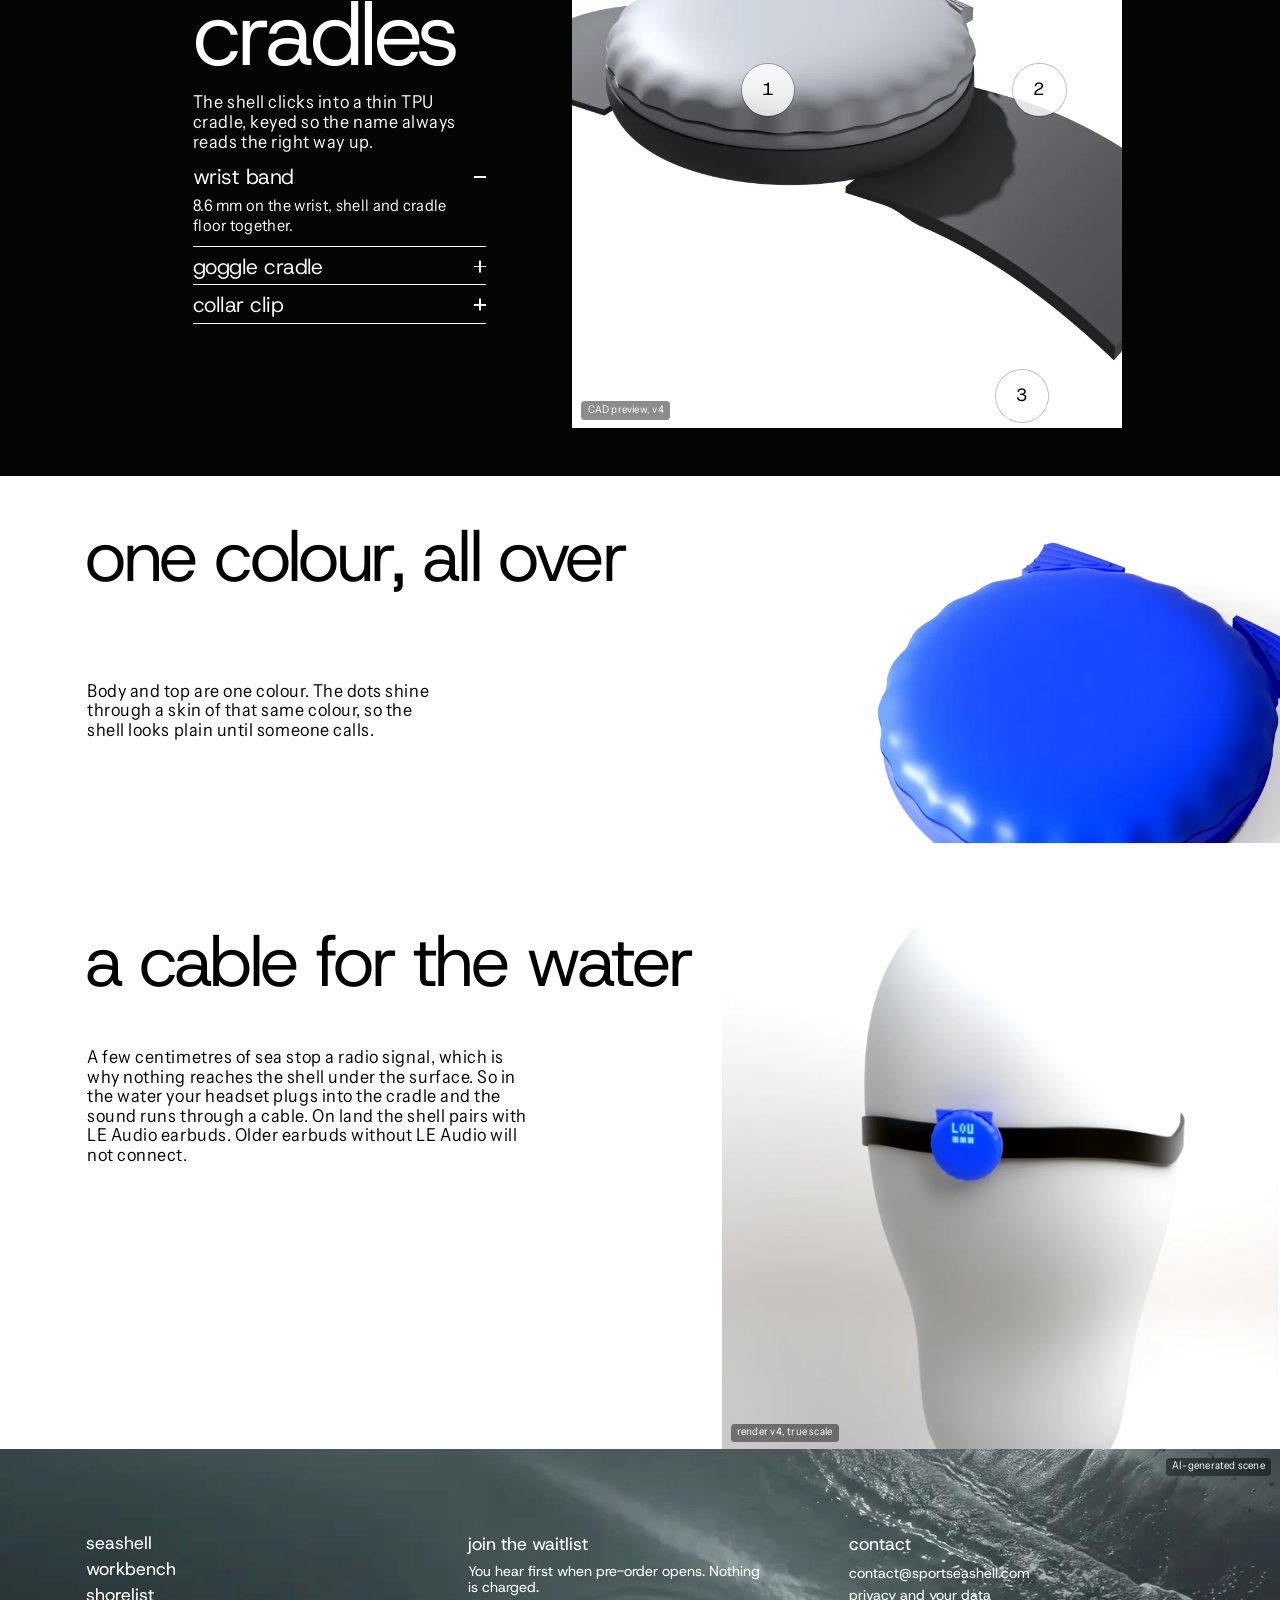
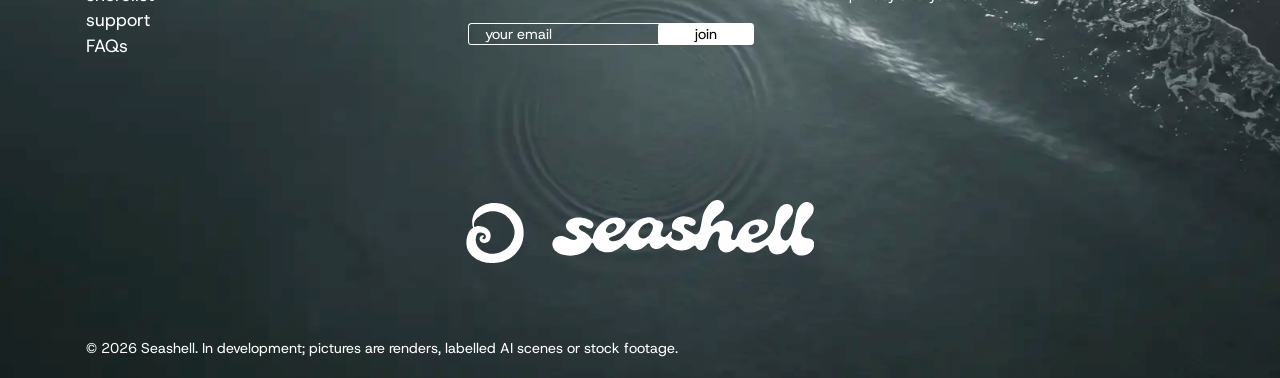
<file: workbench.html>
<!doctype html>
<html lang="en">
<head>
<meta charset="utf-8">
<meta name="viewport" content="width=device-width, initial-scale=1">
<title>Seashell, on the workbench</title>
<meta name="description" content="How a 30 mm cellular shell is built at TU Delft: a Nordic nRF9151 modem, 165 hidden dots, three moves by feel, one shell and three cradles.">
<meta property="og:type" content="website">
<meta property="og:site_name" content="Seashell">
<meta property="og:url" content="http://sportseashell.com/workbench.html">
<meta property="og:title" content="Seashell, on the workbench">
<meta property="og:description" content="How a 30 mm cellular shell is built at TU Delft: a Nordic nRF9151 modem, 165 hidden dots, three moves by feel, one shell and three cradles.">
<meta property="og:image" content="http://sportseashell.com/img/og.jpg">
<meta property="og:image:width" content="1200">
<meta property="og:image:height" content="630">
<meta property="og:image:alt" content="A surfer from behind, the Seashell on his wetsuit collar with NOOR lit in its dots (AI-generated scene from our CAD model)">
<meta name="twitter:card" content="summary_large_image">
<link rel="icon" href="brand/favicon.ico" sizes="16x16 32x32 48x48">
<link rel="icon" href="brand/favicon.svg" type="image/svg+xml">
<link rel="apple-touch-icon" href="brand/apple-touch-180.png">
<link rel="preconnect" href="https://fonts.googleapis.com">
<link rel="preconnect" href="https://fonts.gstatic.com" crossorigin>
<link rel="stylesheet" href="https://fonts.googleapis.com/css2?family=Host+Grotesk:wght@300..800&family=Instrument+Sans:ital,wdth,wght@0,75..100,400..700&display=swap">
<link rel="stylesheet" href="css/site.css">
<link rel="stylesheet" href="css/pages.css">
<script src="js/config.js"></script>
<script src="js/store.js"></script>
</head>
<body data-view="workbench">
<div class="veil" aria-hidden="true"></div>
<a class="skip" href="#main">Skip to content</a>
<header class="hd">
  <nav class="nav" aria-label="Site">
    <a href="seashell.html" >seashell</a>
    <a href="workbench.html" aria-current="page">workbench</a>
    <a href="shorelist.html" >shorelist</a>
    <a href="support.html" >support</a>
  </nav>
  <a class="logo" href="index.html" aria-label="Seashell, home"><img src="brand/lockup.svg" alt="" width="156" height="28"></a>
  <a class="join" href="#waitlist" data-buy="join">join the waitlist</a>
  <a class="buy" href="#waitlist" data-buy="nav">buy now</a>
</header>
<div class="mh">
  <div class="mbar" aria-live="polite"><span>designed in Delft</span><span hidden>waitlist only, nothing charged</span></div>
  <div class="mhead">
    <button class="burger" type="button" aria-label="menu" aria-expanded="false" aria-controls="menu">
      <svg viewBox="0 0 24 18" aria-hidden="true"><path d="M1 1h22M1 9h22M1 17h22" stroke="currentColor" stroke-width="1.6" stroke-linecap="round"/></svg>
    </button>
    <a class="logo" href="index.html" aria-label="Seashell, home"><img src="brand/lockup.svg" alt="" width="156" height="28"></a>
    <a class="join" href="#waitlist" data-buy="join">join</a>
    <a class="buy" href="#waitlist" data-buy="nav">buy</a>
  </div>
</div>
<main id="main" class="site">
<section class="sec wb-hero" id="wb-hero" style="--sh:819; --mh:957">
  <div class="fill mfill pic dark"><img class="only-d" src="img/w-hero.webp" alt="The 30 mm shell on a dark ground, LOU lit in its hidden dots" width="1920" height="1092" fetchpriority="high"><img class="only-m" src="img/w-hero-m.webp" alt="The shell on a dark ground, LOU lit, upright" width="700" height="1718"><span class="lab">render v4</span></div>
  <div class="a noh copy" style="--x:171; --y:179; --w:420">
    <h1 class="h100"><span class="only-d">on the workbench</span><span class="only-m h60">on the workbench</span></h1>
    <p class="b20" style="margin-top:5rem">Seashell is a TU Delft start-up project by Pau Adell and William Roskaer. It began as a 42 mm hub in a prototyping course; four versions later it is a 30 mm shell, each checked by script.</p>
  </div>
</section>

<section class="sec film-band" id="wb-film" style="--sh:819; --mh:829">
  <div class="fill mfill pic dark" data-film="wb"><img class="only-d" src="img/w-film.webp" alt="The shell pulled apart along its stack: turning top, window, magnet ring, dot mask, board, cell, body and cradle" width="1920" height="1080" loading="lazy"><img class="only-m" src="img/w-film-m.webp" alt="The shell pulled apart along its stack, upright" width="800" height="1739" loading="lazy"><span class="lab">render v4</span></div>
  <h2 class="h60 only-m">the shell, opened</h2>
</section>

<section class="sec" id="wb-radio" style="--sh:818; --mh:490">
  <h2 class="a noh h80" style="--x:113; --y:103; --w:617; --mp:5.7rem 1.86rem 0"><span class="only-d">a cellular modem in a 30 mm shell</span><span class="only-m h60">a cellular modem in a 30 mm shell</span></h2>
  <p class="a noh b20" style="--x:113; --y:262; --w:432; --mp:2.1rem 1.86rem 0">Nordic's nRF9151, a 12 × 11 mm modem with GNSS, shares a 26 mm board with the hidden dots.</p>
  <div class="a noh rows only-d" style="--x:113; --y:355; --w:440" data-acc-set>
    <div class="acc is-open"><button type="button" aria-expanded="true">LTE-M and an eSIM<span class="pm"></span></button><div class="body"><div><p>The modem joins LTE-M, a mobile network built for small devices, through a 2.5 mm eSIM chip. Calls run over the internet.</p></div></div></div>
    <div class="acc"><button type="button" aria-expanded="false">GNSS for your position<span class="pm"></span></button><div class="body"><div><p>A small antenna under the top finds where you are, so the help call to the contact you chose carries your position.</p></div></div></div>
    <div class="acc"><button type="button" aria-expanded="false">LE Audio by nRF5340<span class="pm"></span></button><div class="body"><div><p>A second Nordic chip runs LE Audio for earbuds on land and loads your music over USB in the charging cradle.</p></div></div></div>
  </div>
  <figure class="a pic none wb-pic" style="--x:714; --y:28; --w:571; --h:761"><img src="img/w-inside.webp" alt="The floor plan of the v4 board from above: modem, dots, cell" width="835" height="1113" loading="lazy" style="object-fit:contain"><span class="lab">drawing, v4 floor plan</span></figure>
</section>

<section class="sec only-m" id="wb-dots" style="--mh:452">
  <h3 class="sub" style="padding:23.5rem 1.77rem 0">165 hidden dots</h3>
  <p class="b20" style="padding:0.9rem 1.77rem 3rem">White LEDs at 0.8 mm under a skin the colour of the shell. Off, you see one plain colour; lit, a name in two lines of four.</p>
</section>

<section class="sec markers" id="wb-moves" style="--sh:816; --mh:977">
  <h2 class="a noh h100" style="--x:169; --y:83; --w:600; --mp:3.75rem 1.77rem 0"><span class="only-d">three moves</span><span class="only-m h60">three moves, all by feel</span></h2>
  <p class="only-m b20" style="padding:1.3rem 1.77rem 0">Nothing here needs a touchscreen.</p>
  <figure class="a pic none wb-pic" style="--x:338; --y:202; --w:764; --h:408; height:auto"><img class="only-d" src="img/w-top.webp" alt="The top from above" width="1500" height="801" loading="lazy"><img class="only-m" src="img/w-top-m.webp" alt="The top from above" width="960" height="960" loading="lazy"><span class="lab top right">render v4</span></figure>
  <button type="button" class="a marker only-d" data-state="1" aria-pressed="true" style="--x:604; --y:341; --w:64; --h:64">1</button>
  <button type="button" class="a marker only-d" data-state="2" aria-pressed="false" style="--x:846; --y:286; --w:64; --h:64">2</button>
  <button type="button" class="a marker only-d" data-state="3" aria-pressed="false" style="--x:820; --y:419; --w:64; --h:64">3</button>
  <div class="a noh wb-state only-d" style="--x:186; --y:565; --w:356" data-states>
    <div class="st is-on" data-state="1"><h3>press anywhere</h3><p>Press anywhere to answer or end a call.</p></div>
    <div class="st" data-state="2"><h3>turn the top</h3><p>Turn for volume.</p></div>
    <div class="st" data-state="3"><h3>hold the top</h3><p>Hold three seconds to ring the contact you chose.</p></div>
  </div>
  <figure class="a pic none only-d" style="--x:900; --y:480; --w:435; --h:324"><img src="img/w-side.webp" alt="The side of the shell" width="900" height="675" loading="lazy" style="object-fit:contain"><span class="lab">render v4</span></figure>
  <div class="state-list only-m" style="padding:2.4rem 1.77rem 3rem" data-state-list>
    <button type="button" aria-pressed="true">press anywhere</button><p>Press anywhere on the top to answer or end a call, wet or in gloves.</p>
    <button type="button" aria-pressed="false">turn the top</button><p>Turn the top for volume: 24 clicks a circle, felt through gloves.</p>
    <button type="button" aria-pressed="false">hold the top</button><p>Hold it three seconds and the shell rings the contact you chose, with your position.</p>
  </div>
</section>

<section class="sec wb-dark markers" id="wb-cradles" style="--sh:864; --mh:944">
  <h2 class="a noh h100" style="--x:217; --y:231; --w:420; --mp:5rem 1.77rem 0"><span class="only-d">three cradles</span><span class="only-m h60">one shell, three cradles</span></h2>
  <p class="a noh b20" style="--x:217; --y:432; --w:314; --mp:1.86rem 1.77rem 0">The shell clicks into a thin TPU cradle, keyed so the name always reads the right way up.</p>
  <div class="a noh rows only-d" style="--x:217; --y:505; --w:330" data-acc-set>
    <div class="acc is-open"><button type="button" aria-expanded="true">wrist band<span class="pm"></span></button><div class="body"><div><p>8.6 mm on the wrist, shell and cradle floor together.</p></div></div></div>
    <div class="acc"><button type="button" aria-expanded="false">goggle cradle<span class="pm"></span></button><div class="body"><div><p>on the strap at the back of your head; one press answers without looking.</p></div></div></div>
    <div class="acc"><button type="button" aria-expanded="false">collar clip<span class="pm"></span></button><div class="body"><div><p>on a wetsuit collar or the neck of a top.</p></div></div></div>
  </div>
  <figure class="a pic dark wb-pic" style="--x:644; --y:39; --w:618; --h:771"><img src="img/w-cradle-1.webp" alt="The shell in its wrist cradle" width="1240" height="1550" loading="lazy"><span class="lab">CAD preview, v4</span>
    <span class="marker s" style="left:19.1rem; top:36.1rem">1</span><span class="marker s" style="left:49.6rem; top:36.1rem">2</span><span class="marker s" style="left:47.6rem; top:70.5rem">3</span></figure>
  <div class="state-list only-m" style="padding:2.4rem 1.77rem 3rem" data-state-list>
    <button type="button" aria-pressed="true">wrist band</button><p>8.6 mm on the wrist, shell and cradle floor together.</p>
    <button type="button" aria-pressed="false">goggle cradle</button><p>On the strap at the back of your head; one press answers without looking.</p>
    <button type="button" aria-pressed="false">collar clip</button><p>On a wetsuit collar or the neck of a top.</p>
  </div>
</section>

<section class="sec" id="wb-colour" style="--sh:412; --mh:903">
  <figure class="a pic none only-d" style="--x:402; --y:-41; --w:1108; --h:624; z-index:0"><img src="img/w-colour.webp" alt="The shell plain, the dots off" width="1500" height="844" loading="lazy"><span class="lab right">render v4</span></figure>
  <h2 class="a noh h80" style="--x:96; --y:53; --w:614; z-index:1; --mp:7.1rem 1.77rem 0"><span class="only-d">one colour, all over</span><span class="only-m h60">one colour, all over</span></h2>
  <div class="a noh copy" style="--x:98; --y:230; --w:401; z-index:1; --mp:1.4rem 1.77rem 0">
    <p class="b20">Body and top are one colour. The dots shine through a skin of that same colour, so the shell looks plain until someone calls.</p>
    <p class="b20 only-m">The shape is a pebble: 30 mm across and 8 mm at the crown, round so the whole top can turn.</p>
    <p class="b20 only-m">The names read indoors, at dusk and in shade. In full sun, cup a hand over the shell.</p>
    <p class="b20 only-m">Berry is the first colour. Others follow only if their glow reads well enough through the skin.</p>
  </div>
  <div class="wb-two only-m">
    <figure class="f1"><img src="img/w-colour-off.webp" alt="The shell, dots off" width="560" height="700" loading="lazy"><span class="lab">render v4</span></figure>
    <figure class="f2"><img src="img/w-colour-on.webp" alt="The shell, a name lit" width="560" height="700" loading="lazy"><span class="lab">render v4</span></figure>
  </div>
</section>

<section class="sec m-night" id="wb-cable" style="--sh:682; --mh:828">
  <h2 class="a noh h80" style="--x:96; --y:97; --w:710; --mp:7rem 1.77rem 0"><span class="only-d">a cable for the water</span><span class="only-m h60">a cable for the water</span></h2>
  <p class="a noh b20" style="--x:98; --y:230; --w:506; --mp:1.3rem 1.77rem 0">A few centimetres of sea stop a radio signal, which is why nothing reaches the shell under the surface. So in the water your headset plugs into the cradle and the sound runs through a cable. On land the shell pairs with LE Audio earbuds. Older earbuds without LE Audio will not connect.</p>
  <figure class="a pic none wb-pic" style="--x:812; --y:58; --w:626; --h:626"><img src="img/w-cable.webp" alt="On a goggle strap, where the cable would run" width="1250" height="1250" loading="lazy"><span class="lab">render v4, true scale</span></figure>
</section>
</main>
<footer class="ft ">
  <img class="bg" src="img/footer.webp" alt="" loading="lazy" width="1600" height="1067">
  <div class="shade"></div>
  <span class="lab top right">AI-generated scene</span>
  <nav class="links" aria-label="Footer">
    <a href="seashell.html">seashell</a>
    <a href="workbench.html">workbench</a>
    <a href="shorelist.html">shorelist</a>
    <a href="support.html">support</a>
    <a href="faqs.html">FAQs</a>
  </nav>
  <div class="col2">
    <h2>join the waitlist</h2>
    <p class="line">You hear first when pre-order opens. Nothing is charged.</p>
    <form class="ft-form" method="post" novalidate>
      <label class="sr" for="ft-email">your email</label>
      <input id="ft-email" name="email" type="email" autocomplete="email" inputmode="email" placeholder="your email" required>
      <p class="hp" aria-hidden="true"><label for="ft-website">Leave this empty</label><input id="ft-website" name="website" type="text" tabindex="-1" autocomplete="off"></p>
      <button type="submit">join</button>
    </form>
    <p class="msg" role="status" aria-live="polite"></p>
  </div>
  <div class="col3">
    <h2>contact</h2>
    <div class="legal">
      <a class="only-d" href="mailto:contact@sportseashell.com">contact@sportseashell.com</a>
      <a href="#yourdata" data-yourdata>privacy and your data</a>
    </div>
  </div>
  <a class="lock" href="index.html" aria-label="Seashell, home"><img src="brand/lockup-white.svg" alt="" width="391" height="70" loading="lazy"></a>
  <small>© 2026 Seashell. In development; pictures are renders, labelled AI scenes or stock footage.</small>
</footer>
<div class="menu" id="menu" role="dialog" aria-modal="true" aria-label="menu" hidden>
  <div class="back" data-menu-close></div>
  <div class="panel">
    <button class="close" type="button" aria-label="close" data-menu-close>
      <svg viewBox="0 0 22 22" aria-hidden="true"><path d="M2 2l18 18M20 2L2 20" stroke="currentColor" stroke-width="1.5" stroke-linecap="round"/></svg>
    </button>
    <ul>
      <li><a href="seashell.html">seashell</a></li>
      <li><a href="workbench.html">workbench</a></li>
      <li><a href="shorelist.html">shorelist</a></li>
      <li><a href="journal/index.html">journal</a></li>
      <li><a href="support.html">support</a></li>
      <li><a href="#waitlist" data-buy="menu">join the waitlist</a></li>
    </ul>
  </div>
</div>
<dialog class="box" id="waitlist" aria-labelledby="soon-title">
  <div class="in">
    <div class="top">
      <h2 class="h32" id="soon-title">join the waitlist</h2>
      <button class="x" type="button" data-close aria-label="close"><svg viewBox="0 0 18 18" aria-hidden="true"><path d="M2 2l14 14M16 2L2 16" stroke="currentColor" stroke-width="1.6" stroke-linecap="round"/></svg></button>
    </div>
    <p class="lead b18">You hear first when pre-order opens. Nothing is charged.</p>
    <form id="waitlist-form" method="post" novalidate>
      <label class="sr" for="email">your email</label>
      <div class="row">
        <input class="field" id="email" name="email" type="email" autocomplete="email" inputmode="email" required aria-describedby="waitlist-msg" placeholder="your email">
        <button class="btn-buy" type="submit">join</button>
      </div>
      <p class="hp" aria-hidden="true"><label for="website">Leave this empty</label><input id="website" name="website" type="text" tabindex="-1" autocomplete="off"></p>
      <p class="msg" id="waitlist-msg" role="status" aria-live="polite"></p>
    </form>
    <noscript><p class="b16">The waitlist form needs JavaScript. Turn it on and reload this page to join.</p></noscript>
    <p class="pv"><a href="#yourdata" data-yourdata>privacy and your data</a></p>
    <div class="done">
      <h3 class="h24" tabindex="-1">You're on the list.</h3>
      <p class="b18">We write when pre-order opens. Until then, nothing.</p>
    </div>
  </div>
</dialog>
<dialog class="box" id="yourdata" aria-labelledby="yd-title">
  <div class="in">
    <div class="top">
      <h2 class="h32" id="yd-title">your data</h2>
      <button class="x" type="button" data-close aria-label="close"><svg viewBox="0 0 18 18" aria-hidden="true"><path d="M2 2l14 14M16 2L2 16" stroke="currentColor" stroke-width="1.6" stroke-linecap="round"/></svg></button>
    </div>
    <p class="b18">Pau Adell and William Roskaer (Seashell, TU Delft) store your email, the time, your browser and the page you came from, only to send launch news. Nothing is charged or sold.</p>
    <p class="b18">To see or delete your data, write to <a href="mailto:contact@sportseashell.com">contact@sportseashell.com</a>.</p>
    <p class="consent">Page views, how far you scroll, how long the page stays open, your clicks on the sport tabs and the waitlist, and whether the email box had text when you closed it, are counted without your name and without cookies, in our database (Supabase): the page, the link you came from and its campaign tags, your browser, its language and window size, and a random number for this visit. The fonts load from Google Fonts.</p>
  </div>
</dialog>
<a class="float-join" href="#waitlist" data-buy="float" hidden>join the waitlist</a>
<aside class="sheet" id="sheet" hidden aria-label="join the waitlist">
  <div class="in">
    <button class="x" type="button" data-sheet-close aria-label="close"><svg viewBox="0 0 18 18" aria-hidden="true"><path d="M2 2l14 14M16 2L2 16" stroke="currentColor" stroke-width="1.6" stroke-linecap="round"/></svg></button>
    <p class="t">join the waitlist</p>
    <p class="s">You hear first when pre-order opens. Nothing is charged.</p>
    <form class="sheet-form" method="post" novalidate><label class="sr" for="sheet-email">your email</label><input id="sheet-email" name="email" type="email" autocomplete="email" inputmode="email" placeholder="your email" required aria-describedby="sheet-msg"><p class="hp" aria-hidden="true"><label for="sheet-website">Leave this empty</label><input id="sheet-website" name="website" type="text" tabindex="-1" autocomplete="off"></p><button type="submit" class="btn-buy">join</button></form>
    <p class="msg" id="sheet-msg" role="status" aria-live="polite"></p>
    <p class="pv"><a href="#yourdata" data-yourdata>privacy and your data</a></p>
  </div>
</aside>
<script src="js/main.js"></script>
</body>
</html>
</file>
<file: css/site.css>
/* Seashell site v1 (step 897). Written from scratch to the layout measurements of step 895.
   Own code, text, pictures and fonts.

   Units: 1rem = 10px on the design frames. Desktop (>= 990px) is a 1440 frame that scales with the
   window (1rem = 100vw / 144); phone (< 990px) is a 390 frame, at most 440 wide (1rem = width / 39).
   Desktop placement: elements with class .a sit on the frame at --x / --y (rem from the section's
   top-left) with width --w and height --h, as the measured boxes did. On the phone the same elements
   flow in reading order; .ma places one absolutely with --mx / --my / --mw / --mh. */

:root {
  --black: #000000;          /* text, lines, buttons (measured) */
  --white: #FFFFFF;          /* page, header (measured) */
  --dark: #030504;           /* the dark door (measured) */
  --film: #111111;           /* film band (measured) */
  --grey-door: #D3D9D9;      /* design door, desktop (measured) */
  --grey-door-m: #D5DBDB;    /* design door, phone (measured) */
  --rule: #777777;           /* spec rules (measured) */
  --meta: #595959;           /* small metadata (measured) */
  --quiet: #707070;          /* inactive titles (measured) */
  --panel: #EEEEEE;          /* panels (measured) */
  --swatch-line: #D9D9D9;    /* swatch hairline (measured) */
  --accent: #2B4DFF;         /* berry: the one accent colour */
  --glow: #C4C7FF;           /* lit dots on berry (BRAND.md) */
  --nb: "Host Grotesk", Arial, sans-serif;      /* for NB International Pro (SPEC.md 5) */
  --pp: "Instrument Sans", Arial, sans-serif;   /* for PP Neue Montreal, at 92 % width */
  --ease: cubic-bezier(0.22, 0.61, 0.36, 1);
  --ease-drawer: cubic-bezier(0.22, 1, 0.36, 1);
}

*, *::before, *::after { box-sizing: border-box; }
html { font-size: 10px; -webkit-text-size-adjust: 100%; }
@media (min-width: 990px) { html { font-size: calc(100vw / 144); } }
@media (max-width: 989px) { html { font-size: calc(min(100vw, 440px) / 39); } }

body {
  margin: 0; background: var(--white); color: var(--black);
  font-family: var(--pp); font-stretch: 92%; font-weight: 400; font-size: 1.6rem; line-height: 1.2;
  -webkit-font-smoothing: antialiased; overflow-x: clip;
}
img, video, svg { display: block; max-width: none; }
a { color: inherit; text-decoration: none; }
button { font: inherit; color: inherit; background: none; border: 0; padding: 0; cursor: pointer; }
h1, h2, h3, h4, p, ul, ol, figure, blockquote, dl, dd { margin: 0; padding: 0; }
ul, ol { list-style: none; }
.sr { position: absolute !important; width: 1px; height: 1px; overflow: hidden; clip: rect(0 0 0 0); white-space: nowrap; }
.skip { position: absolute; left: -999rem; top: 0; z-index: 2000; background: var(--black); color: var(--white); padding: 1rem 1.6rem; font: 400 1.5rem var(--nb); }
.skip:focus { left: 1rem; top: 1rem; }
:focus-visible { outline: 2px solid var(--accent); outline-offset: 2px; }

/* ---------- type (SPEC.md 4; NB -> Host Grotesk, PP -> Instrument Sans 92 %) ---------- */
.h120 { font: 400 12rem/0.9 var(--nb); letter-spacing: -0.03em; }
.h100 { font: 350 10rem/0.9 var(--nb); letter-spacing: -0.05em; }
.h80  { font: 350 8rem/0.9 var(--nb); letter-spacing: -0.05em; }
.h60  { font: 400 6rem/1 var(--nb); letter-spacing: -0.025em; }
.h60l { font: 350 6rem/0.9 var(--nb); letter-spacing: -0.025em; }
.h40  { font: 400 4rem/1 var(--nb); letter-spacing: -0.025em; }
.h40l { font: 350 4rem/1 var(--nb); letter-spacing: -0.03em; }
.h32  { font: 400 3.2rem/1 var(--nb); }
.h30  { font: 400 3rem/1.1 var(--nb); }
.h30l { font: 300 3rem/1.2 var(--nb); letter-spacing: -0.025em; }
.h30b { font: 350 3rem/1 var(--nb); letter-spacing: -0.025em; }
.h28  { font: 400 2.8rem/1 var(--nb); letter-spacing: -0.025em; }
.h24  { font: 400 2.4rem/1.1 var(--nb); }
.h24l { font: 350 2.4rem/1.1 var(--nb); }
.h24t { font: 300 2.4rem/1 var(--nb); }
.b20  { font-family: var(--pp); font-stretch: 92%; font-size: 2rem; line-height: 1.1; letter-spacing: 0.03em; }
.b18  { font-family: var(--pp); font-stretch: 92%; font-size: 1.8rem; line-height: 1.2; letter-spacing: 0.033em; }
.b16  { font-family: var(--pp); font-stretch: 92%; font-size: 1.6rem; line-height: 1.2; letter-spacing: 0.02em; }
.n18  { font: 400 1.8rem/1.1 var(--nb); letter-spacing: 0.033em; }
.n16  { font: 400 1.6rem/1.1 var(--nb); }
.count { font: 400 1.4rem/1.214 var(--nb); letter-spacing: 0.17em; }
.k    { font-family: var(--pp); font-stretch: 92%; font-size: 1.4rem; line-height: 1.5; letter-spacing: 0.043em; color: var(--meta); }
.white { color: var(--white); }
.u { text-decoration: underline; text-underline-offset: 0.25em; text-decoration-thickness: 1px; }
/* no single word alone on a last line (review-v4, fix 9): headings balance their lines, text avoids short last lines */
h1, h2, h3 { text-wrap: balance; }
p, li, dd, figcaption { text-wrap: pretty; }
/* the desktop worn heading's second line sits just above the rail: balanced, it would reach the first picture */
@media (min-width: 990px) { .worn h2 { text-wrap: wrap; } }
/* the phone titles are a 60 px span inside an h80 / h100 heading; the heading's own 72 to 90 px strut set the line
   pitch, so give the heading the span's size and leading (review-v4, fix 4: 60 px at 0.9, as the spec's phone titles) */
@media (max-width: 989px) {
  .h80:has(> span.h60), .h100:has(> span.h60) { font-size: 6rem; line-height: 0.9; }
}

/* ---------- visibility per frame ---------- */
@media (min-width: 990px) { .only-m { display: none !important; } }
@media (max-width: 989px) { .only-d { display: none !important; } }

/* ---------- the frames ---------- */
.site { position: relative; }
@media (max-width: 989px) { .site { max-width: 39rem; margin: 0 auto; } }
.sec { position: relative; overflow: clip; }
/* --sh, --x, --y, --w, --h are the measured px at 1440 (1 px = 0.1rem on the frame) */
@media (min-width: 990px) {
  .sec { height: calc(var(--sh) * 0.1rem); }
  .sec.auto { height: auto; min-height: calc(var(--sh) * 0.1rem); }
  .a { position: absolute; left: calc(var(--x, 0) * 0.1rem); top: calc(var(--y, 0) * 0.1rem);
       width: calc(var(--w) * 0.1rem); height: calc(var(--h) * 0.1rem); }
  .a.r { left: auto; right: calc(var(--x) * 0.1rem); }
  .a.noh { height: auto; }
  .fill { position: absolute; inset: 0; width: 100%; height: 100%; }
}
@media (max-width: 989px) {
  .sec { min-height: calc(var(--mh, 0) * 0.1rem); }
  .ma { position: absolute; left: calc(var(--mx, 0) * 0.1rem); top: calc(var(--my, 0) * 0.1rem);
        width: calc(var(--mw) * 0.1rem); height: calc(var(--mhh) * 0.1rem); }
  .mfill { position: absolute; inset: 0; width: 100%; height: 100%; }
  .gut { padding-left: 1.77rem; padding-right: 1.77rem; }
}
.cover { object-fit: cover; width: 100%; height: 100%; }
.contain { object-fit: contain; width: 100%; height: 100%; }
.pic { position: relative; overflow: hidden; background: var(--panel); }
/* a placed picture keeps its measured box on the desktop frame: .pic (and .rail, .phone-sketch, .buybox .slides)
   come after .a with the same weight and would put it back into the flow (review-v2, fix 1) */
@media (min-width: 990px) { .sec .a.pic, .sec .a.rail, .sec .a.phone-sketch { position: absolute; } }
.pic > img, .pic > video { width: 100%; height: 100%; object-fit: cover; }
.pic.dark { background: var(--film); }
.pic.none { background: transparent; }

/* every picture says what it is (fit map rule 4) */
.lab { position: absolute; left: 1rem; bottom: 1rem; z-index: 2; padding: 0.3rem 0.7rem; border-radius: 0.4rem;
       background: rgba(0, 0, 0, 0.45); color: var(--white); font: 400 1.2rem/1.2 var(--pp); font-stretch: 92%; letter-spacing: 0.02em; pointer-events: none; }
.lab.top { bottom: auto; top: 1rem; }
.lab.right { left: auto; right: 1rem; }
@media (max-width: 989px) { .lab { font-size: 1.1rem; left: 0.8rem; bottom: 0.8rem; } }

/* lazy pictures fade in (0.3 s) and pulse while loading (2 s), as measured */
.js img[loading="lazy"] { opacity: 0; transition: opacity 0.3s ease-in-out; }
.js img[loading="lazy"].is-in { opacity: 1; }
.js .pic.is-loading { animation: pulse 2s ease-in-out infinite; }
@keyframes pulse { 50% { background-color: #e4e4e4; } }

/* ---------- controls (SPEC.md 8) ---------- */
.cta { display: inline-flex; align-items: center; gap: 1.2rem; height: 4.1rem; padding: 0 2rem; border: 1px solid currentColor;
       border-radius: 0.4rem; font: 400 2.4rem/1 var(--nb); white-space: nowrap; }
.cta .arw { width: 2.2rem; height: 1.2rem; flex: none; }
@media (max-width: 989px) { .cta { height: 3.9rem; } }
/* no width here: on the desktop frame .a gives the measured --w (step 898, fix 1); the phone rules set their own */
.btn-buy { display: flex; align-items: center; justify-content: center; height: 4.19rem; border-radius: 0.4rem;
           background: var(--black); color: var(--white); font: 400 2.4rem/1 var(--nb); }
.btn-fill { display: inline-flex; align-items: center; height: 4.81rem; padding: 0 3rem; background: var(--black); color: var(--white); font: 400 2.4rem/1 var(--nb); }
@media (max-width: 989px) { .btn-fill { height: 4.1rem; padding: 0 2rem; font-size: 1.8rem; } }
.btn-up { display: inline-flex; align-items: center; justify-content: center; height: 4.81rem; padding: 0 1.6rem; border: 1px solid var(--black); font: 400 2.4rem/1 var(--nb); white-space: nowrap; }
@media (min-width: 990px) { .a.btn-up { width: auto; } }   /* one line, as wide as its words (review-v2, fix 7) */
@media (max-width: 989px) { .btn-up { height: 4.43rem; } }
.arrows { display: flex; align-items: center; gap: 4.4rem; }
.arrows button { width: 4.2rem; height: 3.6rem; display: grid; place-items: center; }
.arrows button svg { width: 4rem; height: 3.6rem; }
.arrows button[disabled] { opacity: 0.25; cursor: default; }

/* ---------- desktop header (54 px, fixed, never hides) ---------- */
.hd { position: fixed; top: 0; left: 0; right: 0; height: 5.4rem; background: var(--white); z-index: 1100; }
.hd .nav { position: absolute; left: 9.6rem; top: 1.4rem; display: flex; gap: 2rem; }
.hd .nav a, .hd .buy { font: 350 1.6rem/2.6rem var(--nb); }
.hd .nav a[aria-current="page"] { text-decoration: underline; text-underline-offset: 0.3em; text-decoration-thickness: 1px; }
.hd .logo { position: absolute; left: 50%; top: 1.35rem; width: 15.6rem; height: 2.8rem; transform: translateX(-50%); }
.hd .logo img { width: 100%; height: 100%; }
.hd .buy { position: absolute; right: 9.6rem; top: 0.5rem; height: 4.4rem; line-height: 4.4rem; }
.hd .join { position: absolute; right: 18.4rem; top: 0.5rem; height: 4.4rem; font: 350 1.6rem/4.4rem var(--nb); white-space: nowrap; }   /* 2 Nov: the waitlist from every page */
@media (max-width: 989px) { .hd { display: none; } }

/* ---------- phone header: bar 48.8 px, header 61.2 px (sticky) ---------- */
.mh { display: none; }
@media (max-width: 989px) {
  .mh { display: contents; }
  .mbar { position: relative; height: 4.88rem; background: var(--black); color: var(--white); font: 350 1.6rem/1 var(--nb); }
  .mbar span { position: absolute; inset: 0; display: grid; place-items: center; transition: opacity 0.4s ease; }
  .mbar span[hidden] { display: grid; opacity: 0; }
  .mhead { position: sticky; top: 0; z-index: 1100; height: 6.12rem; background: var(--white); }
  .burger { position: absolute; left: 1.77rem; top: 1.11rem; width: 3.9rem; height: 3.9rem; display: grid; place-items: center start; }
  .burger svg { width: 2.4rem; height: 1.8rem; }
  .mhead .logo { position: absolute; left: 50%; top: 1.66rem; width: 15.6rem; height: 2.8rem; transform: translateX(-62%); }   /* 2 Nov: room for join + buy at the right */
  .mhead .logo img { width: 100%; height: 100%; }
  .mhead .buy { position: absolute; right: 1.77rem; top: 1.11rem; height: 3.9rem; line-height: 3.9rem; font: 400 2.1rem/3.9rem var(--nb); }
  .mhead .join { position: absolute; right: 6.4rem; top: 1.11rem; height: 3.9rem; font: 400 2.1rem/3.9rem var(--nb); }
}

/* the menu drawer: 0.42 s slide, backdrop 0.34 s, links 0.24 / 0.34 s after 0.1 s */
.menu { position: fixed; inset: 0; z-index: 1300; visibility: hidden; transition: visibility 0s linear 0.42s; }
.menu.is-open { visibility: visible; transition: none; }
.menu .back { position: absolute; inset: 0; background: rgba(0, 0, 0, 0.5); opacity: 0; transition: opacity 0.34s ease; }
.menu .panel { position: absolute; left: 0; top: 0; bottom: 0; width: min(31.3rem, 80vw); background: var(--white); transform: translateX(-100%); transition: transform 0.42s var(--ease); }
.menu.is-open .back { opacity: 1; }
.menu.is-open .panel { transform: none; }
.menu .close { position: absolute; right: 2.6rem; top: 7.4rem; width: 3.8rem; height: 3.8rem; display: grid; place-items: center; }
.menu .close svg { width: 2.2rem; height: 2.2rem; }
.menu ul { position: absolute; left: 4.4rem; top: 22rem; display: grid; gap: 1.36rem; opacity: 0; transform: translateX(-1.2rem); transition: opacity 0.24s ease 0.1s, transform 0.34s var(--ease) 0.08s; }
.menu.is-open ul { opacity: 1; transform: none; }
.menu ul a { font: 400 2.4rem/2.64rem var(--nb); }

/* ---------- backstage header (journal, evolution): 68 px, hides on the way down ---------- */
.bh { position: sticky; top: 0; z-index: 1100; height: 6.8rem; background: var(--white); transition: transform 0.3s var(--ease); }
.bh.is-hidden { transform: translateY(-100%); }
.bh .logo { position: absolute; left: 2.1rem; top: 3.6rem; width: 15.6rem; height: 2.8rem; }
.bh .logo img { width: 100%; height: 100%; }
.bh nav { position: absolute; left: 50%; top: 3.8rem; transform: translateX(-50%); display: flex; gap: 2.4rem; }
.bh nav a { font: 400 1.8rem/1.6rem var(--nb); }
.bh .burger, .bh .buy { display: none; }
/* on the phone the backstage header is menu, lockup, buy (step 898, fix 11) */
@media (max-width: 989px) {
  .bh { height: 7.9rem; }
  .bh .logo { left: 50%; top: 2.55rem; width: 15.6rem; height: 2.8rem; transform: translateX(-50%); }
  .bh nav { display: none; }
  .bh .burger { display: grid; position: absolute; left: 1.77rem; top: 2rem; width: 3.9rem; height: 3.9rem; place-items: center start; }
  .bh .burger svg { width: 2.4rem; height: 1.8rem; }
  .bh .buy { display: block; position: absolute; right: 1.77rem; top: 2rem; height: 3.9rem; font: 400 2.4rem/3.9rem var(--nb); }
}

/* ---------- footer: 595 px desktop, 897 px phone ---------- */
.ft { position: relative; overflow: clip; color: var(--white); background: var(--film); }
.ft .bg { position: absolute; inset: 0; width: 100%; height: 100%; object-fit: cover; filter: brightness(1.7) contrast(0.92); }   /* the night still lifted to a misty grey-teal (step 898, fix 6) */
.ft .shade { position: absolute; inset: 0; background: rgba(0, 0, 0, 0.12); }
.ft a, .ft p, .ft h2, .ft form, .ft .lock, .ft small { position: absolute; }
.ft .links a { position: static; display: block; }
.ft .links { position: absolute; }
.ft h2 { font: 400 2rem/1.1 var(--nb); }
.ft .line { font: 400 1.6rem/1.1 var(--nb); }
.ft form { display: flex; }
.ft input[type=email] { width: 21.79rem; height: 2.5rem; border: 1px solid var(--white); border-right: 0; border-radius: 0.4rem 0 0 0.4rem; background: transparent; color: var(--white);
                        font: 400 1.6rem/1 var(--nb); padding: 0 1.8rem; outline-offset: 0; }
.ft input::placeholder { color: var(--white); opacity: 1; }
.ft button { width: 10.84rem; height: 2.5rem; border-radius: 0.4rem; background: var(--white); color: var(--black); font: 400 1.6rem/1 var(--nb); margin-left: -0.4rem; }
.ft .msg { position: absolute; font: 400 1.4rem/1.2 var(--pp); }
.ft .hp { position: absolute; left: -999rem; }
.ft .lock { left: 50%; transform: translateX(-50%); }
.ft .lock img { width: 100%; height: 100%; }
.ft small { font: 400 1.6rem/1 var(--nb); }
@media (min-width: 990px) {
  .ft { height: 59.5rem; }
  .ft .links { left: 9.63rem; top: 9.73rem; display: grid; gap: 0.96rem; }
  .ft .links a { font: 400 2rem/1.93rem var(--nb); }
  .ft .col2 h2 { left: 52.65rem; top: 9.73rem; }
  .ft .col2 .line { left: 52.65rem; top: 13rem; width: 38.5rem; }
  .ft .col2 form { left: 52.65rem; top: 19.57rem; }
  .ft .col2 .msg { left: 52.65rem; top: 22.8rem; width: 38rem; }
  .ft .col3 h2 { left: 95.49rem; top: 9.73rem; }
  .ft .col3 .legal { position: absolute; left: 95.49rem; top: 13.19rem; display: grid; gap: 0.9rem; }
  .ft .col3 .legal a { position: static; font: 400 1.6rem/1.6rem var(--nb); }
  .ft .lock { top: 39.55rem; width: 39.1rem; height: 7rem; }
  .ft small { left: 9.63rem; top: 55.4rem; }
  /* the FAQ view's shorter footer: sign-up on the left, no legal column */
  .ft.faq .col2 h2 { left: 9.63rem; top: 11.8rem; }
  .ft.faq .col2 .line { left: 9.63rem; top: 15rem; }
  .ft.faq .col2 form { left: 9.63rem; top: 20.58rem; }
  .ft.faq .col2 .msg { left: 9.63rem; top: 23.6rem; }
  .ft.faq .links { top: 27.3rem; }
  .ft.faq .links a { text-decoration: underline; text-underline-offset: 0.2em; text-decoration-thickness: 1px; }
  .ft.faq .lock { left: 52.32rem; transform: none; top: 23.9rem; }
}
@media (max-width: 989px) {
  .ft { height: 89.7rem; }
  .ft .lock { top: 19.6rem; width: 22.5rem; height: 4rem; }
  .ft .col2 h2 { left: 1.77rem; top: 36.7rem; font: 400 3rem/1.1 var(--nb); letter-spacing: -0.025em; }
  .ft .col2 .line { left: 1.77rem; top: 40.9rem; width: 35.45rem; font: 350 1.6rem/1.1 var(--nb); }
  .ft .col2 form { left: 1.86rem; top: 44.9rem; }
  .ft input[type=email] { width: 25.17rem; height: 3.72rem; font-size: 2rem; padding: 0 1.4rem; }
  .ft button { width: 10.3rem; height: 3.72rem; }
  .ft .col2 .msg { left: 1.77rem; top: 49.2rem; width: 35rem; }
  .ft .links { left: 1.77rem; top: 54.38rem; display: grid; gap: 1.5rem; }
  .ft .links a { font: 400 2.4rem/2.4rem var(--nb); }
  /* the phone keeps one "privacy and your data" link under the sign-up (review-v4, fix 14); the legal heading stays desktop */
  .ft .col3 h2 { display: none; }
  .ft .col3 .legal { position: absolute; left: 1.77rem; top: 76rem; }
  .ft .col3 .legal a { position: static; font: 400 1.8rem/2.4rem var(--nb); text-decoration: underline; text-underline-offset: 0.2em; text-decoration-thickness: 1px; }
  .ft small { left: 1.77rem; right: 1.77rem; top: 81.8rem; font-size: 1.42rem; line-height: 1.3; }
}
/* backstage small footer */
.fs { position: relative; height: 18.1rem; overflow: clip; background: var(--film); color: var(--white); }
.fs img { position: absolute; inset: 0; width: 100%; height: 100%; object-fit: cover; }
.fs small { position: absolute; right: 11.2rem; top: 9rem; font: 500 1.5rem/1.7 var(--pp); letter-spacing: 0.047em; }
@media (max-width: 989px) { .fs { height: 25.8rem; } .fs.short { height: 12.2rem; } .fs small { right: 7.7rem; top: 5rem; } }

/* ---------- dialogs: coming soon (the waitlist) and your data ---------- */
dialog.box { width: min(56rem, calc(100vw - 3.2rem)); max-height: calc(100vh - 3.2rem); border: 0; padding: 0; border-radius: 0.4rem; color: var(--black); background: var(--white); }
dialog.box::backdrop { background: rgba(0, 0, 0, 0.5); }
dialog.box[open] { animation: veil-in 0.26s ease; }
@keyframes veil-in { from { opacity: 0; } }
.box .in { padding: 3.2rem; display: grid; gap: 1.8rem; }
@media (max-width: 989px) { dialog.box { width: calc(min(100vw, 44rem) - 3.2rem); } .box .in { padding: 2.4rem 1.8rem; } }
.box .top { display: flex; justify-content: space-between; align-items: start; }
.box .x { width: 3.8rem; height: 3.8rem; display: grid; place-items: center; margin: -0.8rem -0.8rem 0 0; }
.box .x svg { width: 1.8rem; height: 1.8rem; }
.box .row { display: flex; gap: 1rem; }
.box label { display: block; margin-bottom: 0.8rem; font: 400 1.6rem/1 var(--nb); }   /* clear of the field's focus ring (review-v2, fix 13) */
.box .field { flex: 1; min-width: 0; height: 4.19rem; border: 1px solid var(--black); border-radius: 0.4rem; padding: 0 1.4rem; font: 400 1.8rem/1 var(--pp); font-stretch: 92%; }
.box .row .btn-buy { width: auto; padding: 0 2rem; font-size: 2rem; }
@media (max-width: 989px) { .box .row { flex-direction: column; } .box .row .btn-buy { width: 100%; } }
@media (max-width: 989px) { .box .row .field { flex: none; } }   /* 2 Nov: flex: 1 in the column squeezed the field to 22 px */
.box .hp { position: absolute; left: -999rem; }
.box .msg { min-height: 1.9rem; font: 400 1.6rem/1.2 var(--pp); }
.box .msg.is-error, .ft .msg.is-error { color: #B3261E; }
.ft .msg.is-error { color: #FFD7D3; }
.box .consent { font: 400 1.4rem/1.4 var(--pp); font-stretch: 92%; color: var(--meta); }
.box .pv { font: 400 1.4rem/1.3 var(--pp); font-stretch: 92%; color: var(--meta); }   /* 2 Nov: the same short line and privacy link as the sheet */
.box .pv a { text-decoration: underline; text-underline-offset: 0.2em; }
.box .done { display: none; }
.box.is-done form, .box.is-done .lead { display: none; }
.box.is-done .done { display: grid; gap: 1rem; }

/* ---------- the waitlist forms outside the window (2 Nov): the shorelist section and the scroll sheet ----------
   the field and button copy the window's look (.box .field, .box .row .btn-buy) so they work without .box */
.join-form, .sheet-form { display: flex; gap: 1rem; }
.join-form[hidden], .sheet-form[hidden] { display: none; }   /* a done form hides even though it is a flex row */
.join-form input[type=email], .sheet-form input[type=email] { flex: 1; min-width: 0; height: 4.19rem; border: 1px solid var(--black); border-radius: 0.4rem; padding: 0 1.4rem;
  background: var(--white); color: var(--black); font: 400 1.8rem/1 var(--pp); font-stretch: 92%; }
.join-form input::placeholder, .sheet-form input::placeholder { color: var(--meta); opacity: 1; }
.join-form .btn-buy, .sheet-form .btn-buy { flex: none; width: auto; padding: 0 2.4rem; font-size: 2rem; }
.join-form .btn-buy[disabled], .sheet-form .btn-buy[disabled] { opacity: 0.6; cursor: default; }
.join-form .hp, .sheet-form .hp { position: absolute; left: -999rem; }
.sl-join .msg.is-error, .sheet .msg.is-error { color: #B3261E; }
@media (max-width: 989px) {
  .join-form, .sheet-form { flex-direction: column; }
  .join-form input[type=email], .sheet-form input[type=email] { flex: none; }   /* flex: 1 in a column would set its height to 0 */
  .join-form .btn-buy, .sheet-form .btn-buy { width: 100%; }
}

/* the scroll sheet: once a visit, from 60 % depth, on pages that scroll (js/main.js); hidden without the script.
   A bottom sheet on the phone, a 40 rem card at the bottom right on the desktop; it slides up 0.3 s and back down */
.sheet { position: fixed; left: 0; right: 0; bottom: 0; z-index: 1200; max-width: 44rem; margin: 0 auto; background: var(--white); color: var(--black);
         border-radius: 0.4rem 0.4rem 0 0; box-shadow: 0 0.8rem 2.4rem rgba(0, 0, 0, 0.18); }
.sheet[hidden] { display: none; }
/* the phone's ask (2 Nov, Pau): a floating button near the bottom on every page, fixed while scrolling; the card is the computer's */
.float-join { display: none; }
@media (max-width: 989px) {
  .sheet { display: none !important; }
  .float-join { display: flex; position: fixed; left: 1.77rem; right: 1.77rem; bottom: 1.6rem; z-index: 1200; height: 4.8rem; align-items: center; justify-content: center;
                border-radius: 0.6rem; background: var(--black); color: var(--white); font: 400 2.2rem/1 var(--nb); box-shadow: 0 0.8rem 2.4rem rgba(0, 0, 0, 0.28); border: 1px solid rgba(255, 255, 255, 0.22); }
  .float-join[hidden] { display: none; }
}
.sheet .in { position: relative; padding: 1.8rem; }
.sheet .x { position: absolute; right: 1rem; top: 1rem; width: 3.8rem; height: 3.8rem; display: grid; place-items: center; }
.sheet .x svg { width: 1.8rem; height: 1.8rem; }
.sheet .t { font: 400 2.4rem/1.1 var(--nb); padding-right: 4rem; }
.sheet .s { margin-top: 0.6rem; font: 400 1.6rem/1.3 var(--pp); font-stretch: 92%; letter-spacing: 0.02em; }
.sheet .sheet-form { margin-top: 1.4rem; }
.sheet .msg { font: 400 1.6rem/1.2 var(--pp); font-stretch: 92%; }
.sheet .msg:not(:empty) { margin-top: 0.8rem; }
.sheet .pv { margin-top: 0.8rem; font: 400 1.4rem/1.3 var(--pp); font-stretch: 92%; color: var(--meta); }
.sheet .pv a { text-decoration: underline; text-underline-offset: 0.2em; }
@media (min-width: 990px) {
  .sheet { left: auto; right: 2.4rem; bottom: 2.4rem; width: 48rem; max-width: none; margin: 0; border-radius: 0.6rem; box-shadow: 0 1.2rem 3.6rem rgba(0, 0, 0, 0.22); }
  .sheet .in { padding: 2.8rem 2.8rem 2.4rem; }
  .sheet .x { right: 1.6rem; top: 1.6rem; }
  .sheet .t { font-size: 3.2rem; }
  .sheet .s { margin-top: 1rem; font-size: 1.9rem; }
  .sheet .sheet-form { margin-top: 2rem; }
  .sheet .sheet-form input[type=email] { height: 4.8rem; font-size: 1.9rem; }
  .sheet .sheet-form .btn-buy { height: 4.8rem; font-size: 2.2rem; padding: 0 2.6rem; }
  .sheet .pv { margin-top: 1.2rem; font-size: 1.5rem; }
}
/* animations, not transitions, so the slide runs however the script sequences hidden and the classes */
.sheet.is-on { animation: sheet-up 0.3s var(--ease-drawer) both; }
.sheet.is-out { animation: sheet-down 0.3s var(--ease) both; }
@keyframes sheet-up { from { transform: translateY(calc(100% + 2.4rem)); } }
@keyframes sheet-down { to { transform: translateY(calc(100% + 2.4rem)); } }

/* page change: a white veil, 0.26 s */
.veil { position: fixed; inset: 0; z-index: 3000; background: var(--white); opacity: 0; pointer-events: none; transition: opacity 0.26s ease; }
.veil.is-on { opacity: 1; }

/* ---------- accordion rows (+ / -, 0.2 s / 0.35 s) ---------- */
.acc { border-bottom: 1px solid currentColor; }
.acc > button { width: 100%; display: flex; justify-content: space-between; align-items: center; gap: 1.6rem; text-align: left; padding: 0.9rem 0 0.7rem; }
.acc .pm { position: relative; width: 1.4rem; height: 1.4rem; flex: none; }
.acc .pm::before, .acc .pm::after { content: ""; position: absolute; left: 0; right: 0; top: 50%; height: 1.5px; margin-top: -0.75px; background: currentColor; transition: opacity 0.2s ease, transform 0.35s var(--ease); }
.acc .pm::after { transform: rotate(90deg); }
.acc.is-open .pm::after { transform: rotate(0deg); opacity: 0; }
.acc .body { display: grid; grid-template-rows: 0fr; transition: grid-template-rows 0.35s var(--ease); }
.acc.is-open .body { grid-template-rows: 1fr; }
.acc .body > div { overflow: hidden; }
.acc .body p { padding: 0 0 1.2rem; }

/* ---------- rails (carousels): track 0.45 s, slides cross-fade 0.32 s, captions 0.15 s ---------- */
.rail { position: relative; }
.rail .track { display: flex; transition: transform 0.45s var(--ease); will-change: transform; }
.rail .cap { transition: opacity 0.15s ease; }
.fade-set > * { transition: opacity 0.32s ease; }
.fade-set > :not(.is-on) { opacity: 0 !important; pointer-events: none; }

/* round play buttons (54 px, 58 % black fill, 82 % white ring) */
.play { position: absolute; width: 5.39rem; height: 5.39rem; border-radius: 50%; background: rgba(0, 0, 0, 0.58); box-shadow: inset 0 0 0 1px rgba(255, 255, 255, 0.82);
        display: grid; place-items: center; color: var(--white); z-index: 2; }
.play svg { width: 1.8rem; height: 1.8rem; }
@media (max-width: 989px) { .play { width: 4.96rem; height: 4.96rem; } }

/* numbered markers (64 px) */
.marker { position: absolute; width: 6.44rem; height: 6.44rem; border-radius: 50%; background: rgba(255, 255, 255, 0.82); color: var(--black);
          display: grid; place-items: center; font: 400 3.6rem/1 var(--nb); box-shadow: 0 0 0 1px rgba(0, 0, 0, 0.28); }   /* the ring shows the disc on white (review-v2, fix 13) */

/* the turn arrow and its two slow rings (2.4 s ease-out, the second 1.2 s behind) */
.turn { position: absolute; pointer-events: none; }
.turn .ring { position: absolute; inset: 0; border: 1px solid rgba(0, 0, 0, 0.6); border-radius: 50%; opacity: 0; animation: ring 2.4s ease-out infinite; }
.turn .ring + .ring { animation-delay: -1.2s; }
@keyframes ring { 0% { transform: scale(1); opacity: 0.55; } 100% { transform: scale(1.35); opacity: 0; } }
.turn svg { position: absolute; inset: -8%; width: 116%; height: 116%; }
.leader { position: absolute; height: 1px; background: var(--black); }
.leader::before { content: ""; position: absolute; left: 0; top: -0.5rem; width: 1.1rem; height: 1.1rem; border-left: 1px solid var(--black); border-bottom: 1px solid var(--black); transform: rotate(45deg); transform-origin: 0 0; top: 0; }

/* ---------- home ---------- */
.door .copy { display: grid; }
.door .copy h2 + p { margin-top: 1.86rem; }
.door .copy .cta { margin-top: 7.45rem; justify-self: start; }
.door .copy h2 + .cta { margin-top: 3rem; }
.door.dark { background: var(--dark); color: var(--white); }
.door.grey { background: var(--grey-door); }
@media (max-width: 989px) {
  .door.grey { background: var(--grey-door-m); }
  .door .copy h2 + p { margin-top: 1.4rem; }
  .door .copy .cta { margin-top: 4.5rem; }
  .door .copy h2 + .cta { margin-top: 2.66rem; }
}

/* the phone intro: the mark draws itself (1.92 s), the word settles (0.96 s from 1.44 s), then a 0.18 s fade */
.intro { position: fixed; inset: 0; z-index: 2500; background: var(--white); display: none; place-items: center; transition: opacity 0.18s ease; }
.intro.is-on { display: grid; }
.intro.is-out { opacity: 0; }
.intro .lockup { position: relative; width: 22.5rem; height: 4.03rem; }
.intro .mk { position: absolute; left: 0; top: 0.19rem; width: 3.7rem; height: 3.82rem; }
.intro .mk svg { position: absolute; inset: 0; width: 100%; height: 100%; }
.intro .mk .line path { stroke-dasharray: 1; stroke-dashoffset: 1; animation: draw 1.92s cubic-bezier(0.55, 0, 0.25, 1) forwards; }
.intro .mk .full { opacity: 0; animation: show 0.24s ease 1.92s forwards; }
.intro .wd { position: absolute; left: 5.57rem; top: 0; width: 16.93rem; height: 3.56rem; opacity: 0; transform: translateY(1.2rem);
             -webkit-mask-image: linear-gradient(90deg, #000 40%, transparent 60%); -webkit-mask-size: 300% 100%; -webkit-mask-position: 100% 0;
             mask-image: linear-gradient(90deg, #000 40%, transparent 60%); mask-size: 300% 100%; mask-position: 100% 0;
             animation: settle 0.96s cubic-bezier(0.22, 1, 0.36, 1) 1.44s forwards; }
@keyframes draw { to { stroke-dashoffset: 0; } }
@keyframes show { to { opacity: 1; } }
@keyframes settle { to { opacity: 1; transform: none; -webkit-mask-position: 0 0; mask-position: 0 0; } }

/* ---------- product: buy box ---------- */
.buybox .slides { position: relative; }
.buybox .slides img { position: absolute; inset: 0; width: 100%; height: 100%; object-fit: contain; }
.swatches { display: flex; gap: 0.93rem; }
.swatch { width: 3.91rem; height: 3.91rem; border-radius: 50%; box-shadow: inset 0 0 0 1px var(--swatch-line); position: relative; }
.swatch[aria-pressed="true"]::after { content: ""; position: absolute; inset: -0.3rem; border-radius: 50%; box-shadow: 0 0 0 1px var(--black); }
@media (max-width: 989px) { .swatch { width: 3.26rem; height: 3.26rem; } }
.trust { border-bottom: 1px solid var(--rule); padding-bottom: 1.6rem; }
.benefits { display: grid; grid-template-columns: 1fr 1fr; gap: 2.6rem 1.6rem; }
.benefits li { display: flex; align-items: center; gap: 1.2rem; }
.benefits svg { width: 2.2rem; height: 2.2rem; flex: none; }
@media (max-width: 989px) { .benefits { gap: 1.6rem 1rem; } .benefits li { font-size: 1.6rem; } }

/* ---------- product: lists, specs, interviews ---------- */
.spec { border-top: 1px solid var(--rule); display: grid; grid-template-columns: 13.76rem 27.91rem 1fr; padding: 2.5rem 0 3.4rem; }
.spec .num { font: 400 12rem/0.9 var(--nb); letter-spacing: -0.03em; }
.spec h3 { font: 350 4rem/1 var(--nb); letter-spacing: -0.03em; padding-top: 0.6rem; }
.spec ul li { font: 400 1.8rem/1.2 var(--pp); font-stretch: 92%; letter-spacing: 0.033em; padding: 1.6rem 0 1.75rem; border-bottom: 1px solid var(--rule); }
.spec ul li:last-child { border-bottom: 0; }
@media (max-width: 989px) {
  .spec { grid-template-columns: 5.4rem 1fr; padding: 2rem 0 2.4rem; }
  .spec .num { font: 400 4rem/1 var(--nb); }
  .spec h3 { font: 500 2rem/1.1 var(--nb); padding-top: 0.4rem; }
  .spec ul { grid-column: 1 / -1; margin-top: 1.4rem; }
  .spec ul li { font: 400 1.6rem/1.2 var(--pp); padding: 1rem 0; }
}
.quote { border-top: 1px solid var(--swatch-line); display: grid; grid-template-columns: 50.5rem 57.75rem; padding: 2.4rem 0; }
.quote p { font: 400 2rem/1.25 var(--nb); letter-spacing: 0.03em; }
.quote .k { font-size: 1.6rem; color: var(--meta); }
@media (max-width: 989px) { .quote { grid-template-columns: 1fr; gap: 1rem; padding: 2rem 0; } .quote p { font-size: 1.6rem; } .quote .k { order: 2; font-size: 1.2rem; color: var(--meta2, #767676); } }

/* the places (shorelist) */
.circle { border-radius: 50%; overflow: hidden; background: var(--film); }
.pill { border-radius: 23rem; overflow: hidden; background: var(--film); }
.place-strip { width: 4rem; height: 66.27rem; overflow: hidden; background: var(--film); }
.place-strip img { width: 100%; height: 100%; object-fit: cover; }
.thumb { width: 13.57rem; height: 13.57rem; border-radius: 50%; overflow: hidden; background: var(--film); opacity: 0.45; transition: opacity 0.2s ease; display: grid; place-items: center; color: var(--white); font: 400 1.6rem var(--nb); }
.thumb[aria-pressed="true"] { opacity: 1; }
.thumb img { width: 100%; height: 100%; object-fit: cover; }
.places .panel { position: absolute; inset: 0; }
.places .panel .txt { transition: opacity 0.16s ease; }
.scrim::after { content: ""; position: absolute; inset: 0; background: linear-gradient(180deg, rgba(0,0,0,0.15), rgba(0,0,0,0.45)); pointer-events: none; }
.scrim > * { z-index: 1; }
.dots-svg { width: 100%; height: 100%; }

/* ---------- journal playground ---------- */
.play-ground { position: relative; }
.tile { position: absolute; left: 0; top: 0; overflow: hidden; cursor: pointer; background: var(--panel); transform-origin: 50% 50%; }
.tile img { width: 100%; height: 100%; object-fit: cover; }
.pair { position: absolute; display: flex; cursor: zoom-in; }
.pair figure { position: relative; width: 50%; height: 100%; overflow: hidden; background: var(--film); }
.pair img { width: 100%; height: 100%; object-fit: cover; transition: opacity 0.32s ease; }
.frame-empty { width: 100%; height: 100%; display: grid; place-items: center; background: var(--film); color: rgba(255,255,255,0.8); font: 400 1.4rem var(--pp); text-align: center; padding: 1rem; }
dialog.viewer { position: fixed; inset: 6.8rem 1.6rem auto; margin: 0; width: calc(100vw - 3.2rem); max-width: none; height: 80rem; max-height: calc(100vh - 8rem); border: 0; padding: 0; background: var(--white); }
dialog.viewer::backdrop { background: rgba(255, 255, 255, 0.6); }
.viewer .ph { position: absolute; left: 50%; top: 0; bottom: 4.6rem; width: 53.2rem; max-width: 100%; transform: translateX(-50%); }
.viewer .ph img { width: 100%; height: 100%; object-fit: contain; }
.viewer .ph .frame-empty { height: 100%; }
.viewer .cap { position: absolute; left: 1.6rem; right: 1.6rem; bottom: 1.2rem; text-align: center; font: 400 1.5rem/1.3 var(--pp); font-stretch: 92%; }
.viewer .x { position: absolute; right: 1.6rem; top: 1.6rem; width: 4rem; height: 4rem; display: grid; place-items: center; z-index: 2; }
.viewer .x svg { width: 2rem; height: 2rem; }
@media (max-width: 989px) { dialog.viewer { inset: 8rem 1.6rem auto; height: 50rem; } .viewer .ph { bottom: 7rem; width: 100%; } }

/* ---------- evolution canvas: pictures nearly touch, no words; each carries its small label chip (step 898, fix 9) ---------- */
.canvas { padding: 0 0 1rem; display: grid; gap: 1rem; }
.canvas .row { display: flex; gap: 1rem; justify-content: center; align-items: start; }
.canvas figure { position: relative; overflow: hidden; }
.canvas figure img { width: 100%; height: auto; }
.canvas .bleed { width: 100%; }
@media (max-width: 989px) {
  .canvas { padding: 0 0 1rem; gap: 0.8rem; }
  .canvas .row { flex-direction: column; gap: 0.8rem; padding: 0; }
  .canvas .row figure { width: 100% !important; margin-top: 0 !important; }
  .canvas .no-m { display: none; }
}

/* ---------- support + FAQs ---------- */
.blocks > div { display: grid; justify-items: start; }
.blocks h2 + p { margin-top: 1.15rem; }
.blocks p + a { margin-top: 1.72rem; }
.blocks > div + div { margin-top: 4.04rem; }
.legal-links { display: grid; gap: 1.9rem; justify-items: start; }
.legal-links a, .legal-links button { font: 400 2.4rem/2.6rem var(--nb); text-align: left; }
.phone-outline { border: 0.35rem solid var(--black); border-radius: 3.4rem; position: relative; }
.phone-outline::before { content: ""; position: absolute; left: 50%; top: 1.4rem; width: 6rem; height: 1.4rem; margin-left: -3rem; border-radius: 1rem; background: var(--black); }
.faq-group { border-bottom: 1px solid var(--black); }
.faq-group > button { width: 100%; height: 7.3rem; display: flex; justify-content: space-between; align-items: center; text-align: left; font: 400 3.2rem/1 var(--nb); }
.faq-group .plus { position: relative; width: 3.2rem; height: 3.2rem; flex: none; }
.faq-group .plus::before, .faq-group .plus::after { content: ""; position: absolute; left: 50%; top: 0; bottom: 0; width: 0.36rem; margin-left: -0.18rem; background: currentColor; border-radius: 0.2rem; transition: opacity 0.2s ease, transform 0.35s var(--ease); }
.faq-group .plus::after { transform: rotate(90deg); }
.faq-group.is-open .plus::before { transform: rotate(90deg); opacity: 0; }
.faq-group .qa { display: grid; grid-template-rows: 0fr; transition: grid-template-rows 0.35s var(--ease); }
.faq-group.is-open .qa { grid-template-rows: 1fr; }
.faq-group .qa > div { overflow: hidden; }
.faq-group dl { padding: 0.6rem 0 2.4rem; display: grid; gap: 1.6rem; }
.faq-group dt { font: 500 2rem/1.1 var(--nb); }
.faq-group dt button { font: inherit; text-align: left; width: 100%; cursor: default; }
.faq-group dd { font: 400 1.8rem/1.3 var(--pp); font-stretch: 92%; margin-top: 0.4rem; max-width: 64rem; }
/* on the phone each question opens on its own, one at a time (step 898, fix 5) */
@media (max-width: 989px) {
  .faq-group > button { height: auto; min-height: 4.5rem; padding: 0; font-size: 3.2rem; letter-spacing: -0.025em; }
  .faq-group + .faq-group { margin-top: 2.8rem; }
  .faq-group { border-bottom: 0; }
  .faq-group dt { font: 500 2.2rem/1.1 var(--nb); }
  .faq-group dt button { cursor: pointer; display: flex; justify-content: space-between; gap: 1rem; }
  .faq-group dt button::after { content: "+"; font-weight: 400; flex: none; }
  .faq-group dt.is-open button::after { content: "\2013"; }
  .faq-group dd { display: none; font-size: 1.8rem; }
  .faq-group dt.is-open + dd { display: block; }
  .faq-group .plus { width: 2.6rem; height: 2.6rem; }
}

/* ---------- reduced motion: every move becomes a 240 ms fade; carousels still work by button ---------- */
@media (prefers-reduced-motion: reduce) {
  *, *::before, *::after { animation: none !important; }
  .rail .track, .menu .panel, .menu ul, .acc .body, .faq-group .qa, .bh { transition: opacity 0.24s ease !important; }
  .intro { display: none !important; }
  .turn .ring { opacity: 0.3; }
  .sheet { transition: opacity 0.24s ease; }   /* the sheet does not slide: it fades out on close */
  .sheet.is-out { opacity: 0; }
}
</file>
<file: css/pages.css>
/* Seashell site v1: the sections, page by page (step 897). Desktop boxes are the measured px of
   SPEC.md section 2 (set inline as --x/--y/--w/--h on .a); the phone frame flows in reading order,
   with the measured gutter (17.7 px), sizes and rhythm. Own code. */

/* ---------- shared pieces ---------- */
.copy h2 + p, .copy h1 + p { margin-top: 1.86rem; }
.copy p + p { margin-top: 1.35rem; }
.copy .cta { margin-top: 7.45rem; }
.copy h2 + .cta { margin-top: 3rem; }
.hero-poster { position: absolute; left: 0; top: 5.4rem; width: 100%; height: calc(100% - 5.4rem); }
.hero-poster img, .hero-poster video { width: 100%; height: 100%; object-fit: cover; }
.rows { display: grid; }
.rows .acc > button { font: 350 2.4rem/1.1 var(--nb); letter-spacing: -0.025em; }
.rows .acc .body p { font: 400 1.8rem/1.25 var(--pp); font-stretch: 92%; letter-spacing: 0.02em; }
.marks { display: flex; align-items: center; justify-content: space-between; }
.marks img { object-fit: contain; }
.counter { font: 400 1.4rem/1.214 var(--nb); letter-spacing: 0.17em; }
.sub { font: 400 3rem/1.1 var(--nb); }
.state-list button { display: block; text-align: left; font: 400 4rem/1.1 var(--nb); color: var(--quiet); }
.state-list button[aria-pressed="true"] { color: inherit; }
.state-list p { font: 400 2rem/1.1 var(--pp); font-stretch: 92%; margin: 0.9rem 0 1.7rem; }
.state-list button:not([aria-pressed="true"]) + p { display: none; }
.empty-frame { display: grid; place-items: center; width: 100%; height: 100%; background: var(--film); color: rgba(255, 255, 255, 0.85); font: 400 1.5rem/1.3 var(--pp); font-stretch: 92%; text-align: center; padding: 1.6rem; }
.small-src { font: 400 1.4rem/1.3 var(--pp); font-stretch: 92%; color: var(--meta); letter-spacing: 0.02em; }

/* every section on the phone: a flow column with the measured gutter unless it says otherwise */
@media (max-width: 989px) {
  .site { display: flex; flex-direction: column; }
  .sec > .copy { padding: 0 1.77rem; }
  .m-pad { padding: 4rem 1.77rem 3rem; }
  .m-pic { position: relative; width: 100%; }
  .m-pic img, .m-pic video { width: 100%; height: 100%; object-fit: cover; display: block; }
  .m-night { background: var(--dark); color: var(--white); }
  .m-row { display: flex; gap: 1.77rem; padding: 0 1.77rem; overflow: hidden; }
  .m-row > * { flex: none; width: 32.35rem; }
  .copy .cta { margin-top: 4.5rem; }
  .copy h2 + .cta { margin-top: 2.66rem; }
  .state-list button { font-size: 4rem; }
}

/* ---------- home ---------- */
#hero { background: var(--white); }
@media (max-width: 989px) {
  #hero { background: var(--dark); }
  #hero .hero-poster { position: relative; top: 0; height: 69.33rem; }
  #hero .hero-poster img { object-fit: contain; }
}
.door .pic-side img { width: 100%; height: 100%; object-fit: cover; }
.door.grey .pic-side img { mix-blend-mode: multiply; }
@media (min-width: 990px) {
  .door .copy h2 { width: calc(var(--hw) * 0.1rem); }
  .door .copy p { width: calc(var(--pw) * 0.1rem); }
}
@media (max-width: 989px) {
  .door { min-height: calc(var(--mh) * 0.1rem); display: flex; flex-direction: column; }
  .door .copy { padding-top: 5.8rem; }
  .door .pic-side { width: 100%; height: 51.9rem; margin: 4rem -1.77rem 0; width: calc(100% + 3.54rem); }
  .door.over { position: relative; color: var(--white); }
  .door.over .pic-side { position: absolute; inset: 0; margin: 0; width: 100%; height: 100%; z-index: 0; }
  .door.over .copy { position: relative; z-index: 1; height: 100%; min-height: inherit; display: flex; flex-direction: column; padding-bottom: 3.8rem; }
  .door.over .copy .cta { margin-top: auto; align-self: center; }
  .door.over.ink { color: var(--black); }
  .door.centre .copy { align-items: center; text-align: center; justify-content: center; padding-top: 16.5rem; }
  .door.centre .copy p { width: 23rem; }
  .door.centre .copy .cta { margin-top: 4.4rem; align-self: center; }
  .door.grey .pic-side { width: 32.5rem; height: 57.6rem; margin: 5.8rem auto 0; }
  .door h2.m40 { font: 350 4rem/1.1 var(--nb); letter-spacing: 0; }
}

/* ---------- product: buy box ---------- */
.buybox .arrows button { position: absolute; }
.buybox .wm img { width: 100%; height: 100%; }
.buybox .price { font: 400 3.2rem/4.8rem var(--nb); letter-spacing: 0.019em; }
.buybox .colour { font: 400 1.6rem/1 var(--nb); letter-spacing: 0.038em; }
.buybox .ath { font: 400 1.6rem/1.1 var(--nb); letter-spacing: 0.038em; }
.buybox .nums { margin-left: 1.2rem; font-weight: 400; }
.buybox .note { font: 350 1.8rem/1.5 var(--pp); font-stretch: 92%; letter-spacing: 0.033em; }
.buybox .trust { display: flex; justify-content: space-between; font: 400 1.6rem/1.1 var(--nb); letter-spacing: 0.038em; }
.buybox .benefits li { font: 400 1.8rem/1.1 var(--nb); letter-spacing: 0.033em; }
@media (max-width: 989px) {
  .buybox { padding-bottom: 3rem; }
  .buybox .slides { width: 100%; height: 44.67rem; margin-top: 17.3rem; }
  .buybox .arrows { display: none; }
  .buybox .counter { text-align: center; font: 500 2.4rem/1.25 var(--nb); letter-spacing: 0; margin-top: 2.4rem; }
  .buybox .names { display: flex; gap: 1.6rem; align-items: center; padding: 0 1.77rem; margin-top: 4.4rem; font: 400 2.4rem/1 var(--nb); }
  .buybox .price { font: 400 4rem/1 var(--nb); letter-spacing: 0; padding: 0 1.77rem; margin-top: 1.4rem; }
  .buybox .swatches { padding: 0 1.77rem; margin-top: 1.2rem; }
  .buybox .ath { display: block; padding: 0 1.77rem; margin-top: 2.2rem; }
  .buybox .btn-buy { width: calc(100% - 3.54rem); margin: 3rem 1.77rem 0; height: 4.43rem; }
  .buybox .note { padding: 0 1.77rem; margin-top: 1.6rem; }
  .buybox .trust { margin: 2.4rem 1.77rem 0; padding-bottom: 1.6rem; font-size: 1.4rem; gap: 1rem; }
  .buybox .benefits { margin: 2.4rem 1.77rem 0; }
}

/* the close-up rail, what we heard, calls, worn, moves */
.details .rail { position: absolute; }
.details .track > * { flex: none; margin-right: 1.9rem; }
.quotes { display: grid; grid-template-columns: repeat(3, 39rem); gap: 3.9rem; }
.quotes p { font: 350 1.6rem/1.2 var(--pp); font-stretch: 92%; letter-spacing: 0.038em; }
.quotes .k { margin-top: 1rem; font-size: 1.4rem; }
@media (max-width: 989px) { .quotes { grid-template-columns: 1fr; gap: 2.4rem; padding: 0 1.77rem; margin-top: 5rem; } .quotes p { max-width: 33rem; } }
.moves { display: flex; gap: 1.95rem; }
.moves figure { position: relative; width: 29.74rem; height: 52.46rem; overflow: hidden; background: var(--film); }
.moves video, .moves img { position: absolute; inset: 0; width: 100%; height: 100%; object-fit: cover; }
.moves .play { left: 50%; top: 50%; transform: translate(-50%, -50%); }
/* review-v5, fix 4: each move carries its own thin white mark (a tap on the top, a turn arc, a 3 s hold ring, a click-in arrow)
   drawn in the picture's own 608 x 1081 frame, so it lands on the shell at every width, and its word at the top left */
.moves .mark { position: absolute; inset: 0; width: 100%; height: 100%; z-index: 1; pointer-events: none; }
.moves .mv { position: absolute; left: 1.4rem; top: 1.3rem; z-index: 2; color: var(--white); font: 400 1.8rem/1.1 var(--nb); letter-spacing: -0.01em; }
.moves .mute { position: absolute; right: 1.3rem; bottom: 1.5rem; width: 4.04rem; height: 4.04rem; border-radius: 50%; background: rgba(0, 0, 0, 0.58); box-shadow: inset 0 0 0 1px rgba(255, 255, 255, 0.82); display: grid; place-items: center; color: var(--white); z-index: 2; }
.moves .mute svg { width: 1.6rem; height: 1.6rem; }
@media (max-width: 989px) {
  /* the four tiles keep their measured width and run as a rail you can swipe (review-v2, fix 2) */
  .moves { padding: 0 1.77rem 0 7.7rem; overflow-x: auto; overflow-y: hidden; scrollbar-width: none; margin-top: 2.2rem; }
  .moves::-webkit-scrollbar { display: none; }
  .moves figure { flex: none; width: 23.49rem; height: 41.57rem; }
}
.worn .track > figure { flex: none; width: 44.43rem; height: 58.91rem; margin-right: 4rem; position: relative; overflow: hidden; background: var(--panel); }
.worn .track img { width: 100%; height: 100%; object-fit: cover; }
.worn .cap p { font: 350 2rem/1.1 var(--pp); font-stretch: 92%; letter-spacing: 0.03em; margin-top: 0.9rem; }
@media (max-width: 989px) {
  .worn .m-row { margin-top: 2.2rem; }
  .worn .m-row figure { height: 42rem; position: relative; overflow: hidden; }
  .worn .cap { padding: 0 1.77rem; margin-top: 1.2rem; }
}

/* card rails (the cradle, salt water): wide card 1089 x 540, the next one peeking at x 1199 */
.cards { position: absolute; left: 9.63rem; display: flex; gap: 1.4rem; }
.cards figure { flex: none; width: 108.87rem; height: 54rem; position: relative; overflow: hidden; background: var(--panel); }
.cards figure img { width: 100%; height: 100%; object-fit: cover; }
.cards .panel { position: absolute; width: 31.76rem; }
.cards .panel h3 { font: 400 3rem/1.2 var(--nb); }
.cards .panel p { font: 350 2rem/1.1 var(--pp); font-stretch: 92%; letter-spacing: 0.03em; margin-top: 1.5rem; }
.cards .panel .counter { display: block; margin-bottom: 1.2rem; }
/* the card text sits on a white panel so it never crosses the picture (review-v2, fix 8); the text keeps its measured x / y */
@media (min-width: 990px) {
  .cards .panel { width: 35.76rem; margin: -1.6rem 0 0 -2rem; padding: 1.6rem 2rem 2rem; background: rgba(255, 255, 255, 0.94); border-radius: 0.4rem; }
}
@media (max-width: 989px) {
  .cards { position: static; display: block; }
  .cards figure { width: 100%; height: auto; }
  .cards figure img { height: 43.2rem; }
  .cards .panel { position: static; width: auto; padding: 1.4rem 1.77rem 0; }
}

/* the band and shorelist */
.band { background: #041B15; color: var(--white); }
.band .bg { position: absolute; inset: 0; width: 100%; height: 100%; object-fit: cover; opacity: 0.55; }
.band h3 { font: 300 3rem/1.2 var(--nb); letter-spacing: -0.025em; }
.band h2 { font: 350 6rem/0.9 var(--nb); letter-spacing: -0.025em; }
@media (max-width: 989px) { .band { min-height: 36.6rem; padding: 11rem 2.9rem 3rem; } .band h2 { font: 400 6rem/1 var(--nb); letter-spacing: 0; } .band p { margin-top: 0.6rem; font-size: 2rem; } }
.shore .ground { position: absolute; inset: 0; width: 100%; height: 100%; object-fit: cover; opacity: 0.35; }
.shore .place { position: absolute; overflow: hidden; background: var(--film); color: var(--white); }
.shore .place img { width: 100%; height: 100%; object-fit: cover; }
.shore .place .names { position: absolute; left: 0; right: 0; text-align: center; }
.shore .place .names h3 { font: 400 3rem/1 var(--nb); letter-spacing: -0.025em; }
.shore .place .names h3 + h3 { font-weight: 300; margin-top: 1.2rem; }
.shore .place .names p { font: 350 2rem/1.2 var(--pp); font-stretch: 92%; margin-top: 3rem; padding: 0 3rem; }
.shore .strips { position: absolute; display: flex; gap: 1.3rem; }
@media (max-width: 989px) {
  .shore { padding-top: 5.3rem; }
  .shore .ground { display: none; }
  .shore .tiles { display: flex; gap: 1rem; padding: 0 1.77rem; margin-top: 2.6rem; }
  .shore .tiles figure { flex: none; width: 23rem; height: 42.9rem; position: relative; overflow: hidden; background: var(--film); }
  .shore .tiles img { width: 100%; height: 100%; object-fit: cover; }
  .shore .tiles figcaption { position: absolute; left: 1.2rem; right: 1.2rem; bottom: 1.4rem; color: var(--white); font: 400 1.6rem/1.2 var(--nb); }
  .shore .shade { position: relative; width: 100%; height: 50rem; margin-top: 3rem; color: var(--white); }
  .shore .shade img { width: 100%; height: 100%; object-fit: cover; }
  .shore .shade .txt { position: absolute; left: 1.77rem; right: 1.77rem; bottom: 4rem; }
  .shore .shade h3 { font: 350 3rem/1.1 var(--nb); }
  .shore .shade p { margin-top: 1.85rem; font: 350 2rem/1.1 var(--pp); font-stretch: 92%; }
}
.turn-pic img { width: 100%; height: 100%; object-fit: cover; object-position: left center; }
.mech h2 { font: 350 6rem/0.9 var(--nb); letter-spacing: -0.025em; }
.mech h3 { font: 400 3rem/1.1 var(--nb); }
.mech p { font: 350 2rem/1.1 var(--pp); font-stretch: 92%; letter-spacing: 0.03em; margin-top: 2rem; }

/* wired, the box, specs, interviews */
.wired-txt h2 { font: 350 8rem/0.9 var(--nb); letter-spacing: -0.05em; }
.wired-txt p { font: 350 2rem/1.1 var(--pp); font-stretch: 92%; letter-spacing: 0.03em; margin-top: 0; }
.box-list { font: 400 1.8rem/1.1 var(--nb); letter-spacing: 0.033em; display: grid; gap: 1rem; }
.box-list .k { margin-top: 1.4rem; }
@media (max-width: 989px) {
  .inbox .box-list { padding: 0 1.77rem; margin-top: 2.4rem; }
  .inbox .m-pic { height: 42.2rem; margin-top: 3rem; }
  .inbox .m-row { margin-top: 1rem; }
  .inbox .m-row figure { width: 29.2rem; height: 34.4rem; position: relative; overflow: hidden; }
}
.specs { position: relative; padding: 21.9rem 9.63rem 6rem 9.63rem; }
.specs h2 { position: absolute; left: 9.63rem; top: 4.08rem; }
.specs .spec:last-of-type { border-bottom: 1px solid var(--rule); }
.spec ul li { display: grid; grid-template-columns: 27.9rem 1fr; gap: 2rem; }
.spec ul li b { font: 500 2rem/1.2 var(--pp); font-stretch: 92%; letter-spacing: 0.03em; }
@media (max-width: 989px) { .specs { padding: 3rem 1.77rem 4rem; } .specs h2 { position: static; margin-bottom: 2.4rem; } .spec ul li { grid-template-columns: 1fr; gap: 0.3rem; } .specs .btn-up { margin-top: 3rem; } }
.interviews .num { font: 400 6rem/1 var(--nb); letter-spacing: 0.01em; }
.interviews .intro { font: 350 1.6rem/1.2 var(--pp); font-stretch: 92%; letter-spacing: 0.038em; }
.interviews .list { position: absolute; left: 9.63rem; top: 45rem; width: 108.25rem; }
@media (max-width: 989px) {
  .interviews { padding: 2rem 1.77rem 4rem; }
  .interviews .num { margin-top: 2.4rem; }
  .interviews .intro { margin-top: 1.4rem; max-width: 33rem; }
  .interviews .list { position: static; width: auto; margin-top: 3rem; }
}
.sticky-sentinel { position: absolute; left: 0; top: 0; width: 1px; height: 1px; }

/* ---------- workbench ---------- */
.wb-hero { color: var(--white); }
.wb-hero .copy p { width: 39rem; }
.film-band { background: var(--film); }
.film-band img, .film-band video { width: 100%; height: 100%; object-fit: cover; }
.wb-dark { background: var(--dark); color: var(--white); }
.wb-dark .acc { border-color: var(--white); }
.markers .marker { font-size: 2.4rem; }
.markers .marker.s { width: 5.88rem; height: 5.88rem; font-size: 2rem; }
.wb-state h3 { font: 400 4rem/1.1 var(--nb); letter-spacing: -0.025em; }
.wb-state p { font: 350 2rem/1.1 var(--pp); font-stretch: 92%; letter-spacing: 0.03em; margin-top: 1.2rem; }
.wb-state .st { transition: opacity 0.16s ease; }
.wb-state .st:not(.is-on) { display: none; }
@media (max-width: 989px) {
  .wb-hero { min-height: 95.7rem; }
  .wb-hero .copy { position: absolute; left: 0; right: 0; top: 16.6rem; z-index: 1; }
  .wb-hero .copy p { width: auto; }
  .wb-hero .mfill img { width: 100%; height: 100%; object-fit: cover; }
  .film-band { position: relative; height: 82.9rem; color: var(--white); }
  .film-band h2 { position: absolute; left: 1.86rem; right: 1.77rem; bottom: 5.8rem; }
  .wb-pic { position: relative; width: 100%; margin-top: 2.6rem; }
  .wb-pic img { width: 100%; height: 100%; object-fit: cover; }
  .markers .marker.s { width: 5.94rem; height: 5.94rem; }
  .wb-two { position: relative; height: 60rem; margin-top: 2.4rem; }
  .wb-two figure { position: absolute; overflow: hidden; }
  .wb-two figure img { width: 100%; height: 100%; object-fit: cover; }
  .wb-two .f1 { left: 0; top: 0; width: 22.34rem; height: 27.92rem; }
  .wb-two .f2 { left: 15.42rem; top: 25.8rem; width: 26.15rem; height: 32.71rem; }
}

/* ---------- shorelist page ---------- */
.sl-hero { color: var(--white); }
.statement { text-align: center; }
.statement h2 { font: 400 6rem/1 var(--nb); letter-spacing: -0.017em; }
.statement p { font: 300 2.4rem/1 var(--nb); margin-top: 2.4rem; }
.statement .small-src { margin-top: 2.4rem; }
.sl-band { background: #1E4D47; color: var(--white); }   /* offing, the fit map's shorelist colour (concept A); BRAND.md: never berry as a wash behind text (step 899) */
.sl-band h2 { font: 350 10rem/0.9 var(--nb); letter-spacing: -0.05em; }
.sl-band p { font: 350 2rem/1.1 var(--pp); font-stretch: 92%; letter-spacing: 0.03em; margin-top: 2.9rem; }
.pill { border-radius: 0 0 52rem 52rem / 0 0 30rem 30rem; position: absolute; overflow: hidden; background: var(--film); color: var(--white); }
.pill img { width: 100%; height: 100%; object-fit: cover; }
.pill .txt { position: absolute; left: 10.9rem; right: 10.9rem; top: 9.4rem; z-index: 1; }
.pill .txt h3 { font: 400 3rem/1 var(--nb); letter-spacing: -0.025em; }
.pill .txt p { font: 350 2rem/1.2 var(--pp); font-stretch: 92%; margin-top: 2.4rem; max-width: 82rem; }
.pill .place-name { position: absolute; left: 0; right: 0; bottom: 10rem; text-align: center; z-index: 1; font: 350 3rem/1 var(--nb); letter-spacing: -0.025em; }
.pill .sign { position: absolute; left: 0; right: 0; bottom: 5.6rem; text-align: center; z-index: 1; font: 350 2rem/1.2 var(--pp); font-stretch: 92%; }
.pill-cap { position: absolute; text-align: center; font: 400 1.6rem/1.2 var(--pp); font-stretch: 92%; }
.places .thumbs { position: absolute; display: grid; gap: 17.8rem; }
.places .tab { transition: opacity 0.32s ease; }
.places .tab:not(.is-on) { opacity: 0; pointer-events: none; }
/* 2 Nov: the waitlist is the page's ask. A button and its note under the hook on the first screen, and a section of its own
   after the places; the header's "buy now" stays (it counts price intent) */
.btn-join { display: flex; align-items: center; justify-content: center; width: 32rem; max-width: 100%; height: 4.19rem; margin-top: 2.9rem;
            border-radius: 0.4rem; background: var(--black); color: var(--white); font: 400 2.4rem/1 var(--nb); }
.join-note { margin-top: 1.2rem; font: 400 1.4rem/1.3 var(--pp); font-stretch: 92%; letter-spacing: 0.02em; color: rgba(255, 255, 255, 0.85); }
@media (min-width: 990px) { .sl-hero .hook { width: 44.8rem; } }   /* the measured hook width, desktop only: on the phone it ran past the frame */
.sl-join { display: flex; flex-direction: column; align-items: center; justify-content: center; text-align: center; background: var(--white); }
.sl-join h2 { font: 400 6rem/1 var(--nb); letter-spacing: -0.017em; }   /* the statement's heading */
.sl-join .line { margin-top: 2.4rem; font: 350 2rem/1.2 var(--pp); font-stretch: 92%; letter-spacing: 0.03em; }
.sl-join .join-form { width: 48rem; margin-top: 3.2rem; text-align: left; }
.sl-join .msg { min-height: 1.9rem; margin-top: 1rem; font: 400 1.6rem/1.2 var(--pp); font-stretch: 92%; }
.sl-join .consent { max-width: 56rem; margin-top: 0.6rem; font: 400 1.4rem/1.4 var(--pp); font-stretch: 92%; color: var(--meta); }
.sl-join .pv { margin-top: 0.6rem; font: 400 1.4rem/1.3 var(--pp); font-stretch: 92%; color: var(--meta); }
.sl-join .pv a { text-decoration: underline; text-underline-offset: 0.2em; }
@media (max-width: 989px) {
  .sl-hero { min-height: 84.8rem; position: relative; }
  /* the picture fills the whole 848 px hero: .pic came after .mfill and put it back in the flow at its own 2:3 height,
     so the hook (white) sat on the white page under it (2 Nov) */
  .sl-hero .mfill { position: absolute; }
  .sl-hero .mfill::after { content: ""; position: absolute; inset: 0; pointer-events: none;   /* the hook and button cross the foam */
    background: linear-gradient(rgba(0, 0, 0, 0) 35%, rgba(0, 0, 0, 0.32) 55%, rgba(0, 0, 0, 0.42)); }
  .sl-hero .copy { position: absolute; left: 0; right: 0; top: 47.2rem; z-index: 1; }
  /* 2 Nov: on a short screen the copy rises until "join the waitlist" is on the first screen (header 11 rem, heading to
     button 24.6 rem, 1.2 rem clear of the edge), never higher than 32.5 rem so the surfer stays clear; tall phones keep 47.2 */
  .sl-hero .copy { top: clamp(32.5rem, calc(100vh - 36.8rem), 47.2rem); top: clamp(32.5rem, calc(100svh - 36.8rem), 47.2rem); }
  .btn-join { width: 100%; }
  .sl-join { padding: 4rem 1.77rem; }
  .sl-join h2 { font-size: 4rem; letter-spacing: -0.025em; }
  .sl-join .line { margin-top: 1.6rem; font-size: 1.8rem; }
  .sl-join .join-form { width: 100%; margin-top: 2.4rem; }
  .sl-hero h1 { font: 400 4rem/1 var(--nb); letter-spacing: -0.025em; width: 32.35rem; }
  .sl-title { padding: 6.5rem 1.77rem 0; }
  .sl-title h2 { font: 400 8rem/1 var(--nb); letter-spacing: -0.025em; }
  .sl-title h3 { font: 300 2.8rem/1.1 var(--nb); margin-top: 0.9rem; }
  .sl-stat { position: relative; margin: 2.3rem 1.77rem 0; height: 44.3rem; color: var(--white); }
  .sl-stat img { width: 100%; height: 100%; object-fit: cover; }
  .sl-stat .txt { position: absolute; left: 3.1rem; right: 3.1rem; top: 9.4rem; text-align: center; }
  .sl-stat h2 { font: 400 4rem/1 var(--nb); letter-spacing: -0.025em; }
  .sl-stat p { font: 300 2.8rem/1 var(--nb); letter-spacing: -0.036em; margin-top: 3.5rem; }
  .sl-src { margin: 1.6rem 1.77rem 0; text-align: center; }   /* step 915: the source under the picture */
  .sl-ritual { padding-top: 4rem; }
  .sl-ritual > p { padding: 0 1.77rem; font: 350 2rem/1.2 var(--pp); font-stretch: 92%; }
  .sl-ritual .card { margin: 2.4rem 1.77rem 0; height: 22.3rem; background: var(--panel); display: grid; place-items: center; text-align: center; padding: 2rem; }
  .sl-ritual .card button { font: 400 2.4rem/1 var(--nb); border: 1px solid var(--black); border-radius: 0.4rem; height: 3.9rem; padding: 0 2rem; }
  .sl-ritual .card p { font: 400 1.4rem/1.3 var(--pp); font-stretch: 92%; color: var(--meta); margin-top: 1rem; }
  .places { padding-bottom: 4rem; }
  .places .m-tab { position: relative; margin: 0 1.77rem; height: 48.9rem; overflow: hidden; background: var(--film); color: var(--white); }
  .places .m-tab img { width: 100%; height: 100%; object-fit: cover; }
  .places .m-tab .txt { position: absolute; left: 3.1rem; right: 3.1rem; top: 6.3rem; }
  .places .m-tab h3 { font: 400 3rem/1 var(--nb); letter-spacing: -0.015em; }
  .places .m-tab p { font: 350 2rem/1.1 var(--pp); font-stretch: 92%; margin-top: 2rem; }
  .places .m-tab .place-name { position: absolute; left: 0; right: 0; bottom: 4rem; text-align: center; font: 350 3rem/1 var(--nb); letter-spacing: -0.025em; }
  .places .dots { display: flex; justify-content: center; gap: 0.7rem; margin-top: 4rem; }
  .places .dots button { width: 4.62rem; height: 4.62rem; border-radius: 50%; overflow: hidden; background: var(--swatch-line); opacity: 0.6; }
  .places .dots button[aria-pressed="true"] { opacity: 1; box-shadow: 0 0 0 1px var(--black); }
  .places .dots img { width: 100%; height: 100%; object-fit: cover; }
  .places .sign-m { text-align: center; padding: 0 1.77rem; margin-top: 2.4rem; font: 350 2rem/1.2 var(--pp); font-stretch: 92%; }
}

/* ---------- journal ---------- */
.play-ground { height: 73.4rem; }
.play-ground .pair { left: 50%; top: 50%; width: 48rem; height: 36rem; transform: translate(-50%, -50%); }
.play-ground .pair figure img { transition: opacity 0.32s ease; }
@media (max-width: 989px) { .play-ground { height: 51.8rem; } .play-ground .pair { width: 24rem; height: 18rem; } }

/* ---------- support ---------- */
.sup-blocks h3 { font: 400 2.8rem/1 var(--nb); letter-spacing: -0.025em; }
.sup-blocks p { font: 350 2rem/1.1 var(--pp); font-stretch: 92%; letter-spacing: 0.03em; margin-top: 1.15rem; }
.sup-blocks .btn-fill { margin-top: 1.7rem; }
.sup-blocks .mail { display: inline-block; margin-top: 1rem; font: 350 2rem/1.1 var(--pp); font-stretch: 92%; letter-spacing: 0.03em; text-decoration: underline; text-underline-offset: 0.2em; }
.sup-blocks > div + div { margin-top: 4rem; }
.app-block h3 { font: 400 4rem/1 var(--nb); letter-spacing: -0.025em; }
.app-block p { font: 350 2rem/1.2 var(--pp); font-stretch: 92%; letter-spacing: 0.03em; margin-top: 1.2rem; }
.phone-sketch { width: 20.5rem; height: 41.4rem; border: 0.3rem solid var(--black); border-radius: 3rem; position: relative; padding: 5rem 2rem 0; }
.phone-sketch::before { content: ""; position: absolute; left: 50%; top: 1.2rem; width: 5rem; height: 1rem; margin-left: -2.5rem; border-radius: 1rem; background: var(--black); }
.phone-sketch b { display: block; font: 400 1.6rem/1 var(--nb); margin-bottom: 1.6rem; }
.phone-sketch i { display: block; height: 1px; background: var(--rule); margin: 2.6rem 0; }
.phone-sketch small { position: absolute; left: 2rem; bottom: 2rem; font: 400 1.2rem/1.2 var(--pp); color: var(--meta); }
.legal-col h3, .contact-col h3 { font: 400 4rem/1 var(--nb); letter-spacing: -0.025em; }
.legal-col .legal-links { margin-top: 1.1rem; }
.contact-col h4 { font: 400 2.4rem/0.975 var(--nb); letter-spacing: -0.025em; margin-top: 2.6rem; }
.contact-col p { font: 350 1.8rem/1.1 var(--pp); font-stretch: 92%; letter-spacing: 0.033em; margin-top: 1.6rem; }
@media (max-width: 989px) {
  .app-block { padding: 14.8rem 3.54rem 0; min-height: 88.7rem; }
  .app-block h3 { font-size: 2.8rem; }
  .app-block p { font: 400 2rem/1.2 var(--pp); font-stretch: 92%; }
  .app-block .phone-sketch { width: 21.3rem; height: 43rem; margin: 3.4rem auto 0; }
  .sup-blocks { padding: 3.2rem 3.54rem 0; min-height: 71.4rem; }
  .sup-blocks .btn-fill { font-size: 1.8rem; height: 4.1rem; }
  .sup-blocks > div + div { margin-top: 3rem; }
  .contact-col { padding: 1.5rem 3.54rem 0; min-height: 19.6rem; }
  .contact-col h3, .legal-col h3 { font-size: 2.8rem; }
  .legal-col { padding: 1.4rem 3.54rem 0; min-height: 24.2rem; }
  .legal-col .legal-links a, .legal-col .legal-links button { font-size: 2rem; }
}

/* ---------- FAQs ---------- */
.faq-top { padding: 35.7rem 9.63rem 6.5rem 54.38rem; }
.faq-top h1 { position: absolute; left: 9.63rem; top: 19.2rem; width: 124.75rem; font: 350 8rem/0.9 var(--nb); letter-spacing: 0; }
.faq-top .faq-intro { position: absolute; left: 9.63rem; top: 33rem; width: 35.1rem; }
.faq-top .faq-intro p { font: 350 2rem/1.2 var(--pp); font-stretch: 92%; }
.faq-top .faq-intro p + p { margin-top: 1.6rem; }
.faq-top .faq-intro a { text-decoration: underline; text-underline-offset: 0.2em; font: 350 2rem/1.2 var(--pp); font-stretch: 92%; }
.faq-contact h3 { font: 400 4rem/1 var(--nb); letter-spacing: -0.025em; }
.faq-contact h4 { font: 400 2.4rem/0.975 var(--nb); letter-spacing: -0.025em; margin-top: 4.6rem; }
.faq-contact p { font: 350 1.8rem/1.2 var(--pp); font-stretch: 92%; margin-top: 1.4rem; }
@media (max-width: 989px) {
  .faq-top { padding: 2.3rem 3rem 4rem; min-height: 0; }
  .faq-top h1 { position: static; width: auto; font: 400 3.2rem/1 var(--nb); letter-spacing: -0.025em; margin-bottom: 2.4rem; }
  .faq-top .faq-intro { position: static; width: auto; margin-bottom: 3.3rem; }
  .faq-intro-m { padding: 4rem 3rem 0; min-height: 20rem; }
  .faq-intro-m p { font: 350 2rem/1.2 var(--pp); font-stretch: 92%; }
}

/* ---------- order on the phone, and a few last rules ---------- */
@media (max-width: 989px) {
  .site > .sec { order: var(--o, 0); }
  .m-night .lab { background: rgba(255, 255, 255, 0.18); }
  /* the phone-flow padding and margin of a placed element (--mp / --mm, set inline) apply on the phone only;
     on the desktop frame the element sits at its measured box with none (step 898, fixes 2 and 3) */
  .a[style*="--mp"] { padding: var(--mp); }
  .a[style*="--mm"] { margin: var(--mm); }
}
/* step 898, fix 7: the empty surf frames are light, the thumb too, and the turn renders are ghosted to 24 % */
.pill > .tab, .m-tab > .tab { position: absolute; inset: 0; }
.pill .empty-frame, .m-tab .empty-frame { background: var(--panel); color: var(--meta); }
.pill:has(> .tab.is-on > .empty-frame), .m-tab:has(> .tab.is-on > .empty-frame) { color: var(--black); }
.thumb.empty { background: var(--panel); color: var(--meta); }
.mech .turn-pic img { opacity: 0.24; }
.sl-band .side { position: absolute; left: 50%; top: 0; width: 50%; height: 100%; overflow: hidden; }
.sl-band .side img { width: 100%; height: 100%; object-fit: cover; }
.sl-band .plan { font-size: 1.4rem; line-height: 1.4; opacity: 0.85; margin-top: 2.4rem; }
/* step 898, fix 10: on the phone, door 2 keeps its text on white above the photo and the call to action under it */
@media (max-width: 989px) {
  .door .cta-m { align-self: center; margin: 3.4rem 0 3.6rem; }
}
@media (min-width: 990px) {
  .interviews { padding: 45rem 9.63rem 8rem; }
  .interviews .list { position: static; width: 108.25rem; }
}
.h36 { font: 400 3.6rem/1.1 var(--nb); }
.only-m.h60, span.h60 { font: 400 6rem/0.9 var(--nb); letter-spacing: -0.025em; }
/* the surf frame on the product page holds no picture yet: keep it light so the heading reads over it */
.shore .place .empty-frame { background: var(--panel); color: var(--meta); }
.shore .place .names { color: var(--black); }
.shore h2, .shore > p { z-index: 2; }
/* step 899: product stills that stand in for "what we heard" and "the interviews" while PUBLIC_QUOTES is False
   (tools/build_pages.py); each keeps the measured height of the section it replaces */
.still-band img { position: absolute; inset: 0; width: 100%; height: 100%; object-fit: cover; }
@media (min-width: 990px) { .still-band .end { top: 20rem; height: 96rem; } }     /* the closing still starts under the back-up button */
/* step 899: the v4 open-shade render is lighter than the v3 one; a scrim keeps the white words on it readable (phone) */
@media (max-width: 989px) {
  .shore .shade::after, .sl-stat::after { content: ""; position: absolute; inset: 0; pointer-events: none; }
  .shore .shade::after { background: linear-gradient(rgba(0, 0, 0, 0) 35%, rgba(0, 0, 0, 0.5)); }
  .sl-stat::after { background: rgba(0, 0, 0, 0.34); }
  .shore .shade .txt, .sl-stat .txt { z-index: 1; }
}
/* review-v2 (step 899c) */
@media (max-width: 989px) {
  /* fix 3: the phone heading of the shore section is a 30 px line, so its tracking and line height are a 30 px heading's */
  .shore h2.h80 { font: 400 3rem/1.1 var(--nb); letter-spacing: -0.02em; }
  /* fix 4c: the colour hedge shows on the phone too, under the price */
  .buybox .colour { padding: 0 1.77rem; margin-top: 1rem; font-size: 1.4rem; }
}
/* fix 5: the shorelist hedge reads: black at the size of the line above it, not grey on the blurred ground */
.shore > .k { color: var(--black); font-size: 1.6rem; line-height: 1.3; }
/* fix 11: a chip stays on its picture. The canvas rows stretch to fill the page's measured height, so a full-bleed
   figure grew taller than its image and its chip fell below it; on the phone the door picture is the chip's box */
.canvas .bleed { align-self: start; }
@media (max-width: 989px) {
  .door .pic-side { position: relative; }
  .door:not(.over):not(.grey) .pic-side .lab { left: 2.57rem; }   /* the picture bleeds 17.7 px past each edge */
}
.fs .lab { z-index: 2; }
/* step 911: the Friday production set. The hero film lies over its poster: the poster picture shows until the
   film's first frame and stays when motion is reduced (js/main.js). The surf frames hold a picture now, so the
   place pictures carry a scrim under their white words, and the product page's place names are white again */
.hero-poster video { position: absolute; inset: 0; }
.pill > .tab:has(> img)::after, .m-tab > .tab:has(> img)::after { content: ""; position: absolute; inset: 0; pointer-events: none;
  background: linear-gradient(rgba(0, 0, 0, 0.42), rgba(0, 0, 0, 0.12) 48%, rgba(0, 0, 0, 0.12) 62%, rgba(0, 0, 0, 0.42)); }
.shore .place:has(> img)::after { content: ""; position: absolute; inset: 0; pointer-events: none;
  background: linear-gradient(rgba(0, 0, 0, 0.05), rgba(0, 0, 0, 0.45) 38%, rgba(0, 0, 0, 0.45) 64%, rgba(0, 0, 0, 0.05)); }
.shore .place .names { z-index: 1; }
.shore .place:has(> img) .names { color: var(--white); }
.shore .tiles figure:has(> img)::after { content: ""; position: absolute; inset: 0; pointer-events: none;
  background: linear-gradient(rgba(0, 0, 0, 0) 55%, rgba(0, 0, 0, 0.5)); }
.shore .tiles figcaption { z-index: 1; }
/* review-v4 (step 913) */
/* fix 10: the band is a real scene now (the phone on the towel); the picture is darkened under the words in the file, so it shows at full strength */
.band .bg { opacity: 1; }
/* fix 13: the 404 page's three ways back */
.nf-links { display: flex; flex-wrap: wrap; gap: 1.2rem; margin-top: 4rem; }
/* on the phone the band's words flow (not placed), so they need their own layer above the full-strength picture */
@media (max-width: 989px) { .band > h2, .band > p { position: relative; z-index: 1; } }
</file>
